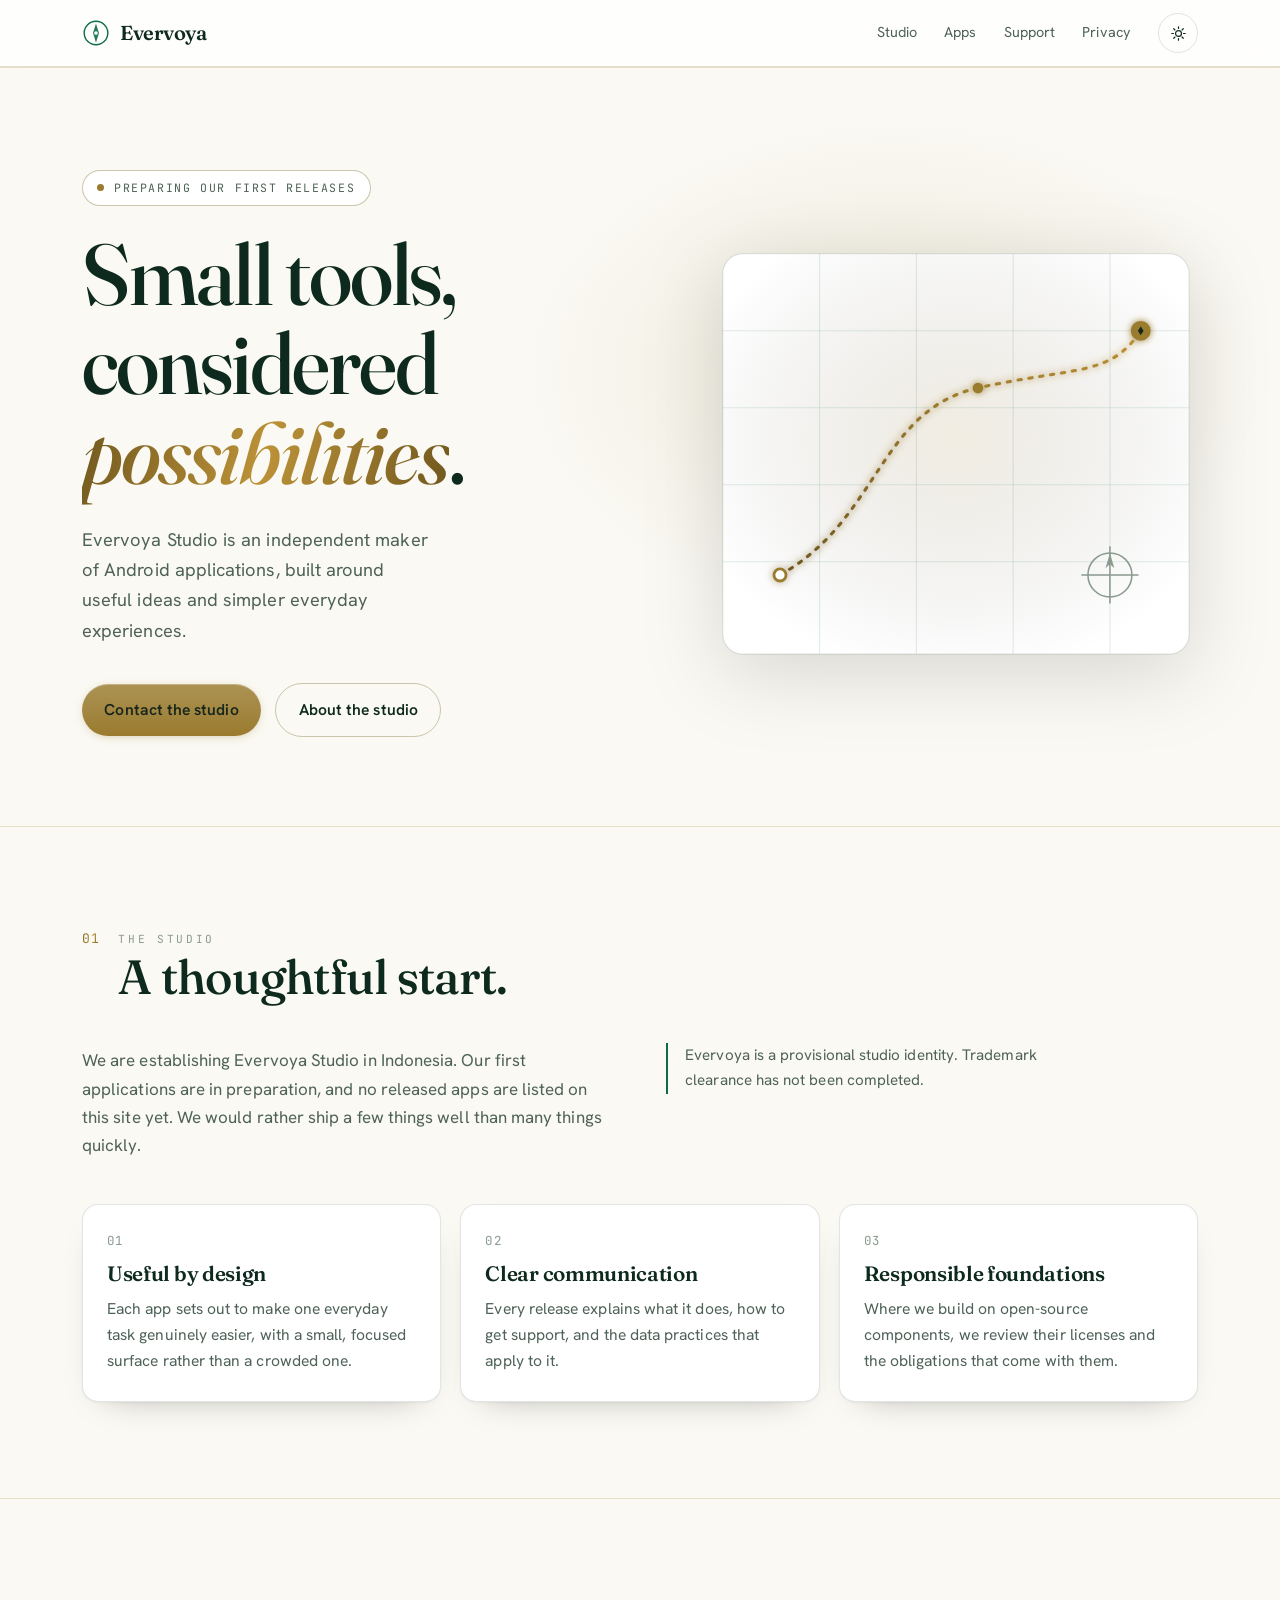
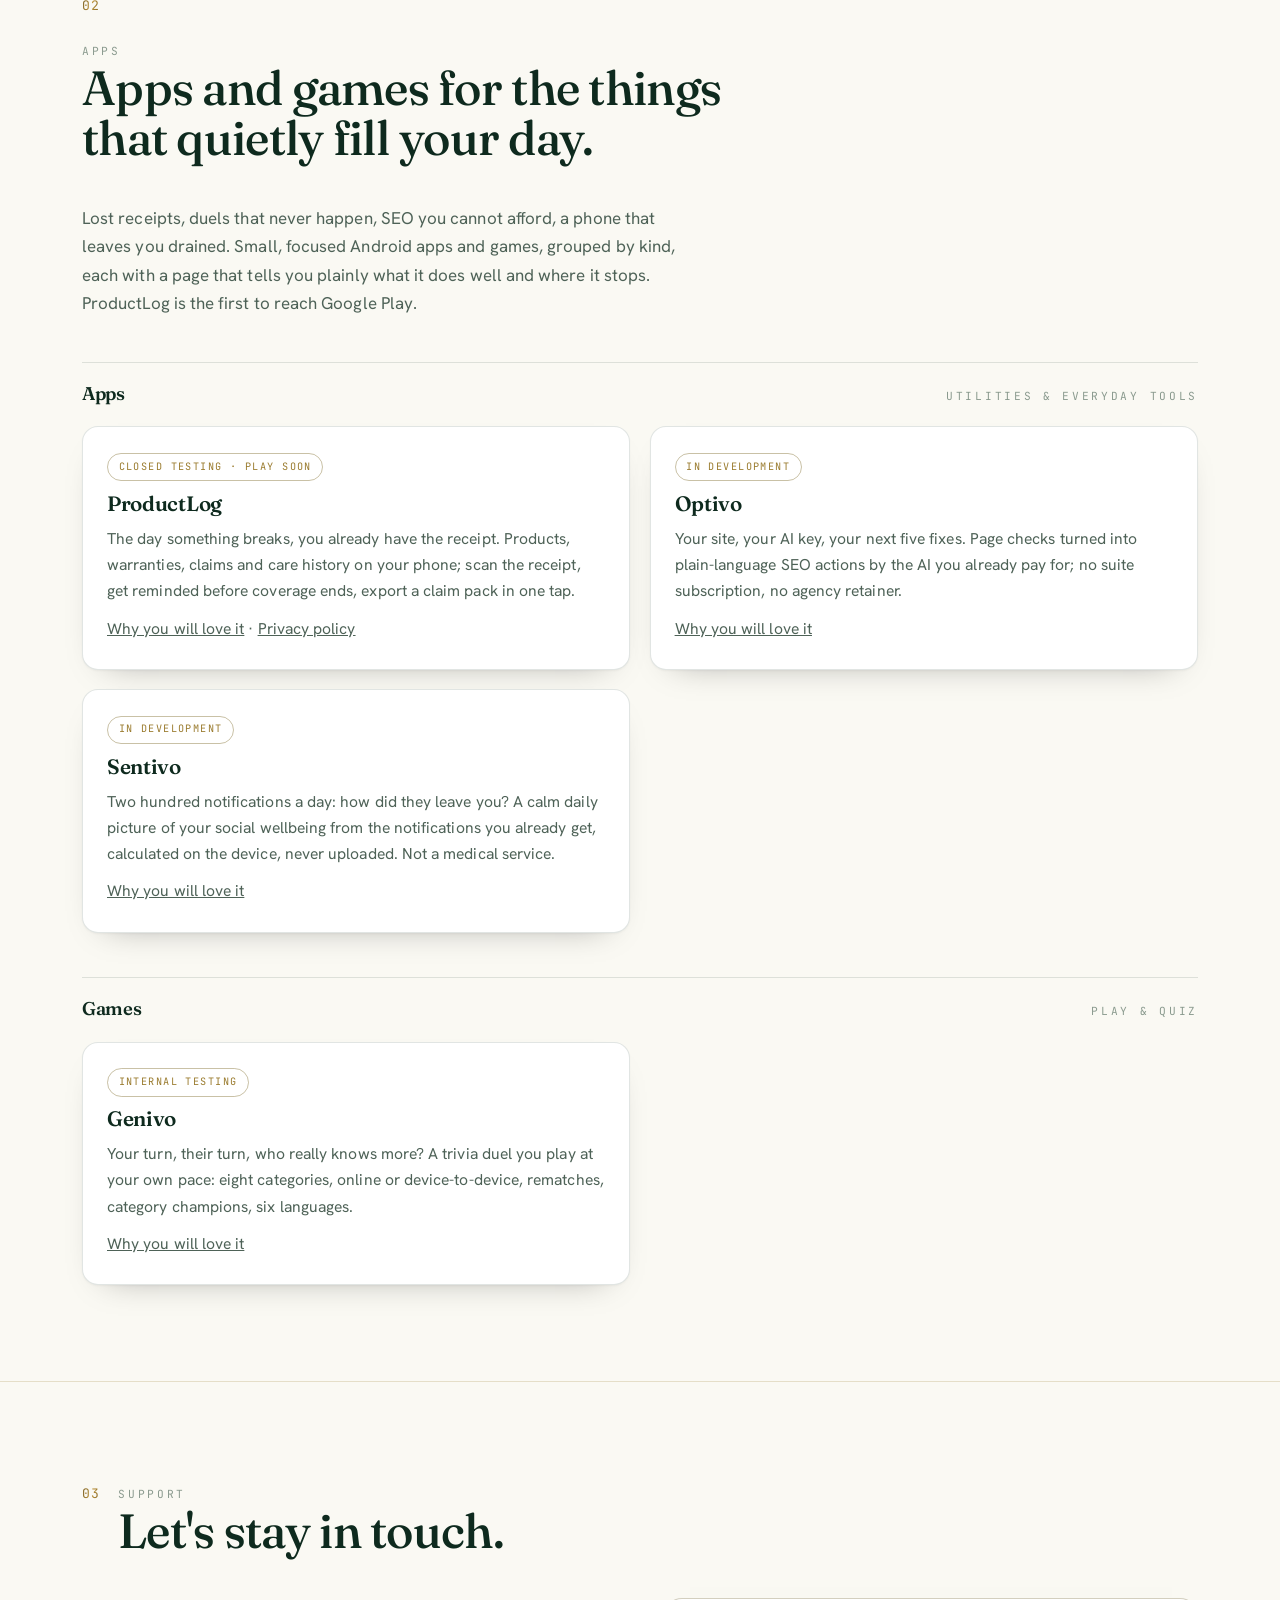
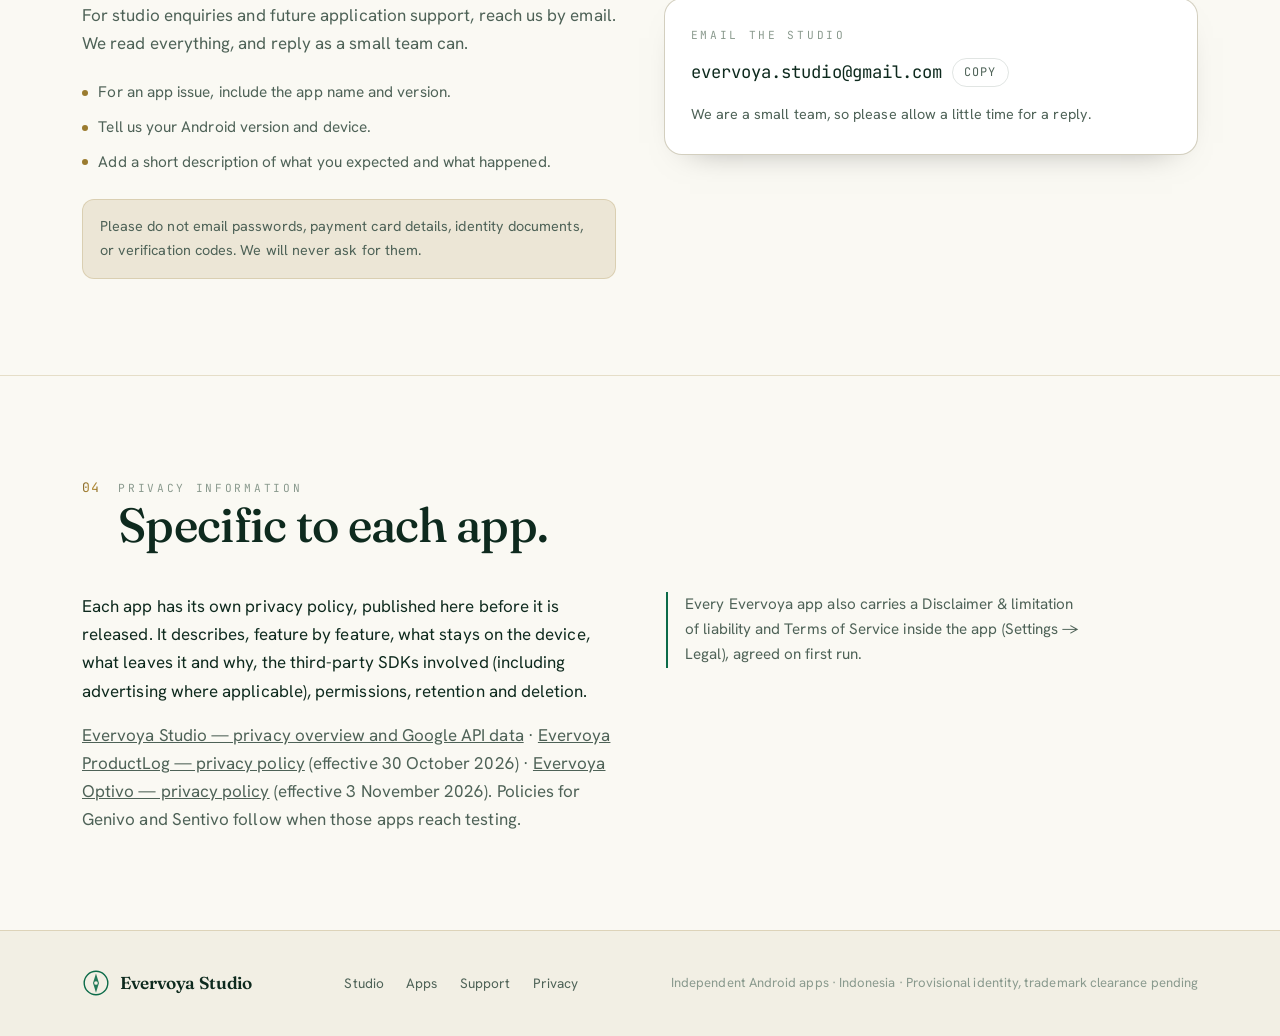
<file: index.html>
<!doctype html>
<html lang="en">
<head>
<meta charset="utf-8">
<!-- Google Analytics 4 (site visits only). No ads use; analytics storage off by default in the EEA, UK and Switzerland. -->
<script async src="https://www.googletagmanager.com/gtag/js?id=G-HEBNJW35FW"></script>
<script>
window.dataLayer = window.dataLayer || [];
function gtag(){dataLayer.push(arguments);}
gtag('consent', 'default', {ad_storage: 'denied', ad_user_data: 'denied', ad_personalization: 'denied', analytics_storage: 'granted'});
gtag('consent', 'default', {analytics_storage: 'denied', region: ['AT','BE','BG','HR','CY','CZ','DK','EE','FI','FR','DE','GR','HU','IE','IT','LV','LT','LU','MT','NL','PL','PT','RO','SK','SI','ES','SE','IS','LI','NO','GB','CH']});
gtag('js', new Date());
gtag('config', 'G-HEBNJW35FW', {allow_google_signals: false, allow_ad_personalization_signals: false});
</script>
<meta name="viewport" content="width=device-width, initial-scale=1, viewport-fit=cover">
<meta name="description" content="Evervoya Studio is an independent maker of Android applications, built around useful ideas and simpler everyday experiences.">
<link rel="icon" href="/favicon.svg" type="image/svg+xml">
<meta name="theme-color" content="#FAF9F3" media="(prefers-color-scheme: light)">
<meta name="theme-color" content="#07140E" media="(prefers-color-scheme: dark)">
<meta property="og:type" content="website">
<meta property="og:site_name" content="Evervoya Studio">
<meta property="og:title" content="Evervoya Studio — Thoughtful everyday apps">
<meta property="og:description" content="An independent maker of Android applications, built around useful ideas and simpler everyday experiences.">
<meta property="og:url" content="https://evervoya.github.io/">
<meta property="og:image" content="https://evervoya.github.io/og-image.png">
<meta property="og:image:width" content="1200">
<meta property="og:image:height" content="630">
<meta property="og:image:alt" content="Evervoya Studio — small tools, considered possibilities.">
<meta name="twitter:card" content="summary_large_image">
<meta name="twitter:title" content="Evervoya Studio">
<meta name="twitter:description" content="Independent Android apps, built around useful ideas and simpler everyday experiences.">
<meta name="twitter:image" content="https://evervoya.github.io/og-image.png">
<style>*{box-sizing:border-box}html{-webkit-text-size-adjust:100%}body{margin:0}img{max-width:100%;height:auto}[hidden]{display:none!important}</style>
<title>Evervoya Studio</title>
<link rel="preconnect" href="https://fonts.googleapis.com">
<link rel="preconnect" href="https://fonts.gstatic.com" crossorigin>
<link rel="stylesheet" href="https://fonts.googleapis.com/css2?family=Fraunces:ital,opsz,wght@0,9..144,400;0,9..144,500;0,9..144,600;1,9..144,400&family=Hanken+Grotesk:wght@400;500;600;700&family=JetBrains+Mono:wght@400;500&display=swap">
<style>
/* Luxe identity: emerald jewel grounds, white/ivory, metallic gold foil accents.
   Full-width bands; each band's inner .wrap caps width and holds the side gutter.
   Hero = statement + a gilded "prosperity ascent" chart; stacks on phones. */
:root{
  --bg:#FAF9F3; --surface:#FFFFFF; --surface-2:#F2EFE4;
  --fg:#0E2A1E; --muted:#4E6257; --faint:#8A9A8E;
  --line:rgba(14,42,30,.12); --line-soft:rgba(14,42,30,.06);
  --green:#0C6B49; --green-soft:rgba(12,107,73,.10);
  --gold:#9A7B2E; --gold-soft:rgba(154,123,46,.14);
  --gold-1:#6F571E; --gold-2:#BC9238;
  --accent:#9A7B2E; --accent-soft:rgba(154,123,46,.14); --on-accent:#17271B;
  --grid:rgba(12,107,73,.12);
  --font-display:"Fraunces",Georgia,"Times New Roman",serif;
  --font-body:"Hanken Grotesk",system-ui,-apple-system,Segoe UI,sans-serif;
  --font-mono:"JetBrains Mono",ui-monospace,SFMono-Regular,Menlo,monospace;
  --maxw:1160px;
}
@media (prefers-color-scheme:dark){:root:not([data-theme="light"]){
  --bg:#07140E; --surface:#0C1C14; --surface-2:#10251A;
  --fg:#EDF3EE; --muted:#93A89C; --faint:#6E8378;
  --line:rgba(237,243,238,.12); --line-soft:rgba(237,243,238,.06);
  --green:#56C091; --green-soft:rgba(86,192,145,.14);
  --gold:#D8B45A; --gold-soft:rgba(216,180,90,.16);
  --gold-1:#C49C40; --gold-2:#F5E39E;
  --accent:#D8B45A; --accent-soft:rgba(216,180,90,.16); --on-accent:#10201A;
  --grid:rgba(86,192,145,.11);
  color-scheme:dark;
}}
:root[data-theme="dark"]{
  --bg:#07140E; --surface:#0C1C14; --surface-2:#10251A;
  --fg:#EDF3EE; --muted:#93A89C; --faint:#6E8378;
  --line:rgba(237,243,238,.12); --line-soft:rgba(237,243,238,.06);
  --green:#56C091; --green-soft:rgba(86,192,145,.14);
  --gold:#D8B45A; --gold-soft:rgba(216,180,90,.16);
  --gold-1:#C49C40; --gold-2:#F5E39E;
  --accent:#D8B45A; --accent-soft:rgba(216,180,90,.16); --on-accent:#10201A;
  --grid:rgba(86,192,145,.11);
  color-scheme:dark;
}
*{box-sizing:border-box}
body{background:var(--bg);color:var(--fg);font-family:var(--font-body);font-size:1.0625rem;line-height:1.66;-webkit-font-smoothing:antialiased;letter-spacing:.004em}
.wrap{width:100%;max-width:var(--maxw);margin-inline:auto;padding-left:max(22px,env(safe-area-inset-left,0px));padding-right:max(22px,env(safe-area-inset-right,0px))}
h1,h2,h3{font-family:var(--font-display);font-weight:500;text-wrap:balance;line-height:1.04;letter-spacing:-.015em;margin:0}
p{margin:0}
a{color:inherit}
.eyebrow{font-family:var(--font-mono);font-size:.7rem;letter-spacing:.24em;text-transform:uppercase;color:var(--faint)}

/* gold foil (metallic gradient clipped to text); legible gold fallback if unsupported */
.foil,.hero h1 em,.sec-head .num{color:var(--gold);background:linear-gradient(104deg,var(--gold-1),var(--gold-2) 50%,var(--gold-1));-webkit-background-clip:text;background-clip:text;-webkit-text-fill-color:transparent}
.hero h1 em{font-style:italic}

/* band painted behind an iOS-style top system bar for the sticky header */
body::before{content:"";position:fixed;inset:0 0 auto;height:env(safe-area-inset-top,0px);z-index:30;background:var(--surface)}

/* header */
header{position:sticky;top:env(safe-area-inset-top,0px);z-index:20;background:color-mix(in srgb,var(--surface) 82%,transparent);backdrop-filter:blur(12px);border-bottom:1px solid color-mix(in srgb,var(--gold) 16%,var(--line-soft))}
.bar{display:flex;align-items:center;justify-content:space-between;gap:1rem;height:66px}
.brand{display:flex;align-items:center;gap:.62rem;font-family:var(--font-display);font-weight:600;font-size:1.26rem;letter-spacing:-.02em}
.mark{width:28px;height:28px;flex:0 0 auto;color:var(--green)}
nav.links{display:flex;align-items:center;gap:1.7rem}
nav.links a[href]{position:relative;font-size:.9rem;color:var(--muted);text-decoration:none;transition:color .18s}
nav.links a[href]::after{content:"";position:absolute;left:0;right:100%;bottom:-5px;height:1px;background:var(--gold);transition:right .28s ease}
nav.links a[href]:hover{color:var(--fg)}
nav.links a[href]:hover::after{right:0}
.icon-btn{display:inline-grid;place-items:center;width:40px;height:40px;border:1px solid var(--line);border-radius:999px;background:transparent;color:var(--fg);cursor:pointer;transition:border-color .18s,background .18s}
.icon-btn:hover{border-color:color-mix(in srgb,var(--gold) 55%,var(--line));background:var(--gold-soft)}
.icon-btn svg{width:17px;height:17px}
.icon-btn .sun{display:inline}
.icon-btn .moon{display:none}
@media (prefers-color-scheme:dark){:root:not([data-theme="light"]) .icon-btn .sun{display:none}:root:not([data-theme="light"]) .icon-btn .moon{display:inline}}
:root[data-theme="dark"] .icon-btn .sun{display:none}
:root[data-theme="dark"] .icon-btn .moon{display:inline}
:root[data-theme="light"] .icon-btn .sun{display:inline}
:root[data-theme="light"] .icon-btn .moon{display:none}

/* hero */
.hero{position:relative;padding-block:clamp(3.6rem,8vw,6.5rem) clamp(3.4rem,7vw,6rem)}
.hero::before{content:"";position:absolute;inset:0;pointer-events:none;background:radial-gradient(42% 48% at 70% 40%,color-mix(in srgb,var(--gold) 13%,transparent),transparent 70%);z-index:0}
.hero>.wrap{position:relative;z-index:1}
.hero-grid{display:grid;grid-template-columns:1.08fr .92fr;gap:clamp(2rem,5vw,4.2rem);align-items:center}
.status{display:inline-flex;align-items:center;gap:.6rem;font-family:var(--font-mono);font-size:.72rem;letter-spacing:.14em;text-transform:uppercase;color:var(--muted);border:1px solid color-mix(in srgb,var(--gold) 30%,var(--line));border-radius:999px;padding:.44rem .9rem;background:var(--surface)}
.status .dot{width:7px;height:7px;border-radius:50%;background:var(--gold);box-shadow:0 0 0 0 var(--gold-soft)}
@media (prefers-reduced-motion:no-preference){.status .dot{animation:pulse 2.8s ease-out infinite}}
@keyframes pulse{0%{box-shadow:0 0 0 0 var(--gold-soft)}70%{box-shadow:0 0 0 9px transparent}100%{box-shadow:0 0 0 0 transparent}}
.hero h1{font-size:clamp(2.9rem,7.6vw,5.4rem);margin-top:1.5rem;letter-spacing:-.025em}
.lead{margin-top:1.6rem;max-width:35ch;color:var(--muted);font-size:1.14rem}
.cta-row{margin-top:2.3rem;display:flex;flex-wrap:wrap;gap:.9rem;align-items:center}
.btn{display:inline-flex;align-items:center;gap:.5rem;font-weight:600;font-size:.98rem;text-decoration:none;border-radius:999px;padding:.82rem 1.4rem;transition:transform .16s,box-shadow .22s,border-color .2s}
.btn-primary{background:linear-gradient(180deg,color-mix(in srgb,var(--gold) 82%,#fff),var(--gold));color:var(--on-accent);box-shadow:0 2px 12px -5px color-mix(in srgb,var(--gold) 65%,transparent),inset 0 1px 0 rgba(255,255,255,.28)}
.btn-primary:hover{transform:translateY(-1px);box-shadow:0 12px 28px -10px var(--gold),inset 0 1px 0 rgba(255,255,255,.34)}
.btn-ghost{color:var(--fg);border:1px solid color-mix(in srgb,var(--gold) 26%,var(--line))}
.btn-ghost:hover{border-color:color-mix(in srgb,var(--gold) 60%,var(--line));transform:translateY(-1px)}
.chart{width:100%;max-width:100%;height:auto;display:block;filter:drop-shadow(0 18px 40px rgba(0,0,0,.14))}

/* sections */
section{border-top:1px solid color-mix(in srgb,var(--gold) 22%,transparent)}
.section-pad{padding-block:clamp(3.6rem,7.5vw,6rem)}
.sec-head{display:flex;align-items:baseline;gap:1.1rem;flex-wrap:wrap;margin-bottom:2.6rem}
.sec-head .num{font-family:var(--font-mono);font-size:.82rem;letter-spacing:.1em}
.sec-head h2{font-size:clamp(2rem,4.4vw,3rem)}
.sec-sub{color:var(--muted);max-width:60ch;margin-top:.2rem}
.lede-grid{display:grid;grid-template-columns:1fr 1fr;gap:clamp(1.6rem,4vw,3.6rem);align-items:start}
.note{font-size:.95rem;color:var(--muted);border-left:2px solid var(--green);padding-left:1.1rem;max-width:46ch}

/* cards */
.cards{display:grid;grid-template-columns:repeat(3,1fr);gap:1.2rem;margin-top:2.8rem}
.group{margin-top:2.8rem}
.group-head{display:flex;align-items:baseline;gap:.9rem;flex-wrap:wrap;border-top:1px solid var(--line);padding-top:1.3rem}
.group-head h3{font-size:1.15rem;font-weight:600}
.group-head .eyebrow{margin-left:auto}
.group .cards{margin-top:1.3rem}
#apps .cards{grid-template-columns:repeat(2,1fr)}
.card{position:relative;background:var(--surface);border:1px solid var(--line);border-radius:16px;padding:1.6rem 1.5rem 1.7rem;display:flex;flex-direction:column;gap:.72rem;min-width:0;box-shadow:0 1px 2px rgba(0,0,0,.04),0 14px 34px -24px rgba(0,0,0,.4);transition:transform .22s ease,box-shadow .22s ease,border-color .22s ease}
.card::before{content:"";position:absolute;inset:0 0 auto;height:2px;border-radius:16px 16px 0 0;background:linear-gradient(90deg,transparent,color-mix(in srgb,var(--gold) 75%,transparent),transparent);opacity:0;transition:opacity .25s ease}
.card:hover{transform:translateY(-3px);border-color:color-mix(in srgb,var(--gold) 38%,var(--line));box-shadow:0 1px 2px rgba(0,0,0,.05),0 22px 46px -24px rgba(0,0,0,.5)}
.card:hover::before{opacity:1}
.card .k{font-family:var(--font-mono);font-size:.78rem;color:var(--faint);letter-spacing:.12em}
.card h3{font-size:1.3rem;font-weight:600}
.card p{color:var(--muted);font-size:.98rem}
.chip{display:inline-flex;align-self:flex-start;font-family:var(--font-mono);font-size:.64rem;letter-spacing:.14em;text-transform:uppercase;color:var(--gold);border:1px solid color-mix(in srgb,var(--gold) 34%,var(--line));border-radius:999px;padding:.3rem .66rem}
.chip.mute{color:var(--faint);border-color:var(--line)}

/* support */
.contact{display:grid;grid-template-columns:1fr 1fr;gap:clamp(1.6rem,4vw,3rem);align-items:start}
.email-card{position:relative;background:var(--surface);border:1px solid color-mix(in srgb,var(--gold) 20%,var(--line));border-radius:18px;padding:1.7rem 1.6rem;box-shadow:0 14px 34px -26px rgba(0,0,0,.5)}
.email-card .eyebrow{display:block;margin-bottom:.8rem}
.email-row{display:flex;align-items:center;gap:.6rem;flex-wrap:wrap}
#emailText{font-family:var(--font-mono);font-size:1.08rem;color:var(--fg);word-break:break-all}
.copy{display:inline-flex;align-items:center;gap:.4rem;font-family:var(--font-mono);font-size:.74rem;letter-spacing:.08em;text-transform:uppercase;border:1px solid var(--line);background:transparent;color:var(--muted);border-radius:999px;padding:.36rem .72rem;cursor:pointer;transition:border-color .18s,color .18s}
.copy:hover{border-color:color-mix(in srgb,var(--gold) 55%,var(--line));color:var(--fg)}
.checklist{margin:1.4rem 0 0;padding:0;list-style:none;display:flex;flex-direction:column;gap:.58rem}
.checklist li{display:flex;gap:.65rem;align-items:flex-start;color:var(--muted);font-size:.96rem}
.checklist li::before{content:"";width:6px;height:6px;border-radius:50%;background:var(--gold);margin-top:.62rem;flex:0 0 auto}
.warn{margin-top:1.5rem;font-size:.9rem;color:var(--muted);background:var(--gold-soft);border:1px solid color-mix(in srgb,var(--gold) 22%,transparent);border-radius:12px;padding:.95rem 1.05rem}

/* privacy */
.privacy p+p{margin-top:1rem}
.privacy .muted{color:var(--muted)}

/* footer */
footer{border-top:1px solid color-mix(in srgb,var(--gold) 24%,transparent);background:var(--surface-2)}
.foot{display:flex;flex-wrap:wrap;gap:1rem 2rem;justify-content:space-between;align-items:center;padding-block:2.4rem}
.foot small{color:var(--faint);font-size:.82rem}
.foot .brand{font-size:1.08rem}
.foot-links{display:flex;gap:1.4rem}
.foot-links a{font-size:.85rem;color:var(--muted);text-decoration:none;transition:color .18s}
.foot-links a:hover{color:var(--fg)}

@media (max-width:860px){
  .hero-grid{grid-template-columns:1fr}
  .chart{order:-1;max-width:440px;margin-inline:auto}
  .lede-grid,.contact{grid-template-columns:1fr}
  .cards{grid-template-columns:1fr}
  nav.links a[data-opt]{display:none}
}
:focus-visible{outline:2px solid var(--gold);outline-offset:2px;border-radius:4px}
</style>

</head>
<body>
<header>
  <div class="wrap bar">
    <span class="brand">
      <svg class="mark" viewBox="0 0 32 32" fill="none" aria-hidden="true">
        <circle cx="16" cy="16" r="13.5" stroke="currentColor" stroke-width="1.6"/>
        <path d="M16 5 L19.4 16 L16 27 L12.6 16 Z" fill="currentColor" opacity="0.9"/>
        <circle cx="16" cy="16" r="2.1" style="fill:var(--surface)"/>
      </svg>
      Evervoya
    </span>
    <nav class="links">
      <a href="#studio" data-opt>Studio</a>
      <a href="#apps" data-opt>Apps</a>
      <a href="#support">Support</a>
      <a href="#privacy" data-opt>Privacy</a>
      <button id="theme" class="icon-btn" type="button" aria-label="Switch theme">
        <svg class="sun" viewBox="0 0 24 24" fill="none" stroke="currentColor" stroke-width="1.7" stroke-linecap="round"><circle cx="12" cy="12" r="4.2"/><path d="M12 2.5v2.4M12 19.1v2.4M21.5 12h-2.4M4.9 12H2.5M18.7 5.3l-1.7 1.7M7 17l-1.7 1.7M18.7 18.7 17 17M7 7 5.3 5.3"/></svg>
        <svg class="moon" viewBox="0 0 24 24" fill="none" stroke="currentColor" stroke-width="1.7" stroke-linecap="round" stroke-linejoin="round"><path d="M20 14.5A8 8 0 1 1 9.5 4a6.3 6.3 0 0 0 10.5 10.5Z"/></svg>
      </button>
    </nav>
  </div>
</header>

<main>
  <section class="hero">
    <div class="wrap hero-grid">
      <div class="hero-text">
        <span class="status"><span class="dot"></span>Preparing our first releases</span>
        <h1>Small tools,<br>considered <em>possibilities</em>.</h1>
        <p class="lead">Evervoya Studio is an independent maker of Android applications, built around useful ideas and simpler everyday experiences.</p>
        <div class="cta-row">
          <a class="btn btn-primary" href="#support">Contact the studio</a>
          <a class="btn btn-ghost" href="#studio">About the studio</a>
        </div>
      </div>
      <svg class="chart" viewBox="0 0 440 380" role="img" aria-label="A gilded course rising across a navigation chart">
        <defs>
          <radialGradient id="halo" cx="50%" cy="46%" r="60%">
            <stop offset="0%" style="stop-color:var(--gold-soft)"/>
            <stop offset="100%" style="stop-color:transparent"/>
          </radialGradient>
          <linearGradient id="goldline" x1="0" y1="1" x2="1" y2="0">
            <stop offset="0" style="stop-color:var(--gold-1)"/>
            <stop offset="1" style="stop-color:var(--gold-2)"/>
          </linearGradient>
          <filter id="glow" x="-30%" y="-30%" width="160%" height="160%">
            <feGaussianBlur stdDeviation="3.2" result="b"/>
            <feMerge><feMergeNode in="b"/><feMergeNode in="SourceGraphic"/></feMerge>
          </filter>
        </defs>
        <rect x="8" y="8" width="424" height="364" rx="18" style="fill:var(--surface);stroke:var(--line)"/>
        <rect x="8" y="8" width="424" height="364" rx="18" fill="url(#halo)"/>
        <g style="stroke:var(--grid)" stroke-width="1">
          <line x1="8" y1="78" x2="432" y2="78"/><line x1="8" y1="148" x2="432" y2="148"/>
          <line x1="8" y1="218" x2="432" y2="218"/><line x1="8" y1="288" x2="432" y2="288"/>
          <line x1="96" y1="8" x2="96" y2="372"/><line x1="184" y1="8" x2="184" y2="372"/>
          <line x1="272" y1="8" x2="272" y2="372"/><line x1="360" y1="8" x2="360" y2="372"/>
        </g>
        <g filter="url(#glow)">
          <path d="M60 300 C 150 250, 150 150, 240 130 S 360 120, 388 78" style="fill:none;stroke:url(#goldline)" stroke-width="2.8" stroke-linecap="round" stroke-dasharray="3 7"/>
          <circle cx="60" cy="300" r="5.5" style="fill:var(--surface);stroke:var(--gold)" stroke-width="2.6"/>
          <circle cx="240" cy="130" r="4.8" style="fill:var(--gold)"/>
          <g transform="translate(388 78)">
            <circle r="9" style="fill:var(--gold)"/>
            <path d="M0 -4 L2.6 0 L0 4 L-2.6 0 Z" style="fill:var(--on-accent)"/>
          </g>
        </g>
        <g transform="translate(360 300)" style="stroke:var(--faint);fill:none" stroke-width="1.4">
          <circle r="20"/><path d="M0 -26 L0 26 M-26 0 L26 0"/><path d="M0 -20 L4 -6 L0 -10 L-4 -6 Z" style="fill:var(--faint);stroke:none"/>
        </g>
      </svg>
    </div>
  </section>

  <section id="studio">
    <div class="wrap section-pad">
      <div class="sec-head">
        <span class="num">01</span>
        <div>
          <span class="eyebrow">The studio</span>
          <h2>A thoughtful start.</h2>
        </div>
      </div>
      <div class="lede-grid">
        <p class="sec-sub">We are establishing Evervoya Studio in Indonesia. Our first applications are in preparation, and no released apps are listed on this site yet. We would rather ship a few things well than many things quickly.</p>
        <p class="note">Evervoya is a provisional studio identity. Trademark clearance has not been completed.</p>
      </div>
      <div class="cards">
        <div class="card">
          <span class="k">01</span>
          <h3>Useful by design</h3>
          <p>Each app sets out to make one everyday task genuinely easier, with a small, focused surface rather than a crowded one.</p>
        </div>
        <div class="card">
          <span class="k">02</span>
          <h3>Clear communication</h3>
          <p>Every release explains what it does, how to get support, and the data practices that apply to it.</p>
        </div>
        <div class="card">
          <span class="k">03</span>
          <h3>Responsible foundations</h3>
          <p>Where we build on open-source components, we review their licenses and the obligations that come with them.</p>
        </div>
      </div>
    </div>
  </section>

  <section id="apps">
    <div class="wrap section-pad">
      <div class="sec-head">
        <span class="num">02</span>
        <div>
          <span class="eyebrow">Apps</span>
          <h2>Apps and games for the things that quietly fill your day.</h2>
        </div>
      </div>
      <p class="sec-sub">Lost receipts, duels that never happen, SEO you cannot afford, a phone that leaves you drained. Small, focused Android apps and games, grouped by kind, each with a page that tells you plainly what it does well and where it stops. ProductLog is the first to reach Google Play.</p>
      <div class="group" role="group" aria-labelledby="g-apps">
        <div class="group-head"><h3 id="g-apps">Apps</h3><span class="eyebrow">Utilities &amp; everyday tools</span></div>
        <div class="cards">
          <div class="card">
            <span class="chip">Closed testing · Play soon</span>
            <h3>ProductLog</h3>
            <p>The day something breaks, you already have the receipt. Products, warranties, claims and care history on your phone; scan the receipt, get reminded before coverage ends, export a claim pack in one tap.</p>
            <p><a href="/apps/productlog.html">Why you will love it</a> · <a href="/privacy/productlog.html">Privacy policy</a></p>
          </div>
          <div class="card">
            <span class="chip">In development</span>
            <h3>Optivo</h3>
            <p>Your site, your AI key, your next five fixes. Page checks turned into plain-language SEO actions by the AI you already pay for; no suite subscription, no agency retainer.</p>
            <p><a href="/apps/optivo.html">Why you will love it</a></p>
          </div>
          <div class="card">
            <span class="chip">In development</span>
            <h3>Sentivo</h3>
            <p>Two hundred notifications a day: how did they leave you? A calm daily picture of your social wellbeing from the notifications you already get, calculated on the device, never uploaded. Not a medical service.</p>
            <p><a href="/apps/sentivo.html">Why you will love it</a></p>
          </div>
        </div>
      </div>
      <div class="group" role="group" aria-labelledby="g-games">
        <div class="group-head"><h3 id="g-games">Games</h3><span class="eyebrow">Play &amp; quiz</span></div>
        <div class="cards">
          <div class="card">
            <span class="chip">Internal testing</span>
            <h3>Genivo</h3>
            <p>Your turn, their turn, who really knows more? A trivia duel you play at your own pace: eight categories, online or device-to-device, rematches, category champions, six languages.</p>
            <p><a href="/apps/genivo.html">Why you will love it</a></p>
          </div>
        </div>
      </div>
    </div>
  </section>

  <section id="support">
    <div class="wrap section-pad">
      <div class="sec-head">
        <span class="num">03</span>
        <div>
          <span class="eyebrow">Support</span>
          <h2>Let's stay in touch.</h2>
        </div>
      </div>
      <div class="contact">
        <div>
          <p class="sec-sub">For studio enquiries and future application support, reach us by email. We read everything, and reply as a small team can.</p>
          <ul class="checklist">
            <li>For an app issue, include the app name and version.</li>
            <li>Tell us your Android version and device.</li>
            <li>Add a short description of what you expected and what happened.</li>
          </ul>
          <p class="warn">Please do not email passwords, payment card details, identity documents, or verification codes. We will never ask for them.</p>
        </div>
        <div class="email-card">
          <span class="eyebrow">Email the studio</span>
          <div class="email-row">
            <span id="emailText">evervoya.studio@gmail.com</span>
            <button id="copyEmail" class="copy" type="button"><span class="copy-label">Copy</span></button>
          </div>
          <p style="color:var(--muted);font-size:.9rem;margin-top:1rem">We are a small team, so please allow a little time for a reply.</p>
        </div>
      </div>
    </div>
  </section>

  <section id="privacy">
    <div class="wrap section-pad privacy">
      <div class="sec-head">
        <span class="num">04</span>
        <div>
          <span class="eyebrow">Privacy information</span>
          <h2>Specific to each app.</h2>
        </div>
      </div>
      <div class="lede-grid">
        <div>
          <p>Each app has its own privacy policy, published here before it is released. It describes, feature by feature, what stays on the device, what leaves it and why, the third-party SDKs involved (including advertising where applicable), permissions, retention and deletion.</p>
          <p class="muted"><a href="/privacy/">Evervoya Studio — privacy overview and Google API data</a> · <a href="/privacy/productlog.html">Evervoya ProductLog — privacy policy</a> (effective 30 October 2026) · <a href="/privacy/optivo.html">Evervoya Optivo — privacy policy</a> (effective 3 November 2026). Policies for Genivo and Sentivo follow when those apps reach testing.</p>
        </div>
        <p class="note">Every Evervoya app also carries a Disclaimer &amp; limitation of liability and Terms of Service inside the app (Settings → Legal), agreed on first run.</p>
      </div>
    </div>
  </section>
</main>

<footer>
  <div class="wrap foot">
    <span class="brand">
      <svg class="mark" viewBox="0 0 32 32" fill="none" aria-hidden="true"><circle cx="16" cy="16" r="13.5" stroke="currentColor" stroke-width="1.6"/><path d="M16 5 L19.4 16 L16 27 L12.6 16 Z" fill="currentColor" opacity="0.9"/><circle cx="16" cy="16" r="2.1" style="fill:var(--surface-2)"/></svg>
      Evervoya Studio
    </span>
    <div class="foot-links">
      <a href="#studio">Studio</a>
      <a href="#apps">Apps</a>
      <a href="#support">Support</a>
      <a href="#privacy">Privacy</a>
    </div>
    <small>Independent Android apps · Indonesia · Provisional identity, trademark clearance pending</small>
  </div>
</footer>

<script>
(function(){
  var root=document.documentElement;
  function stored(){try{return localStorage.getItem('ev-theme')}catch(e){return null}}
  function save(v){try{localStorage.setItem('ev-theme',v)}catch(e){}}
  var s=stored(); if(s==='light'||s==='dark'){root.setAttribute('data-theme',s)}
  function current(){
    var a=root.getAttribute('data-theme'); if(a) return a;
    return (window.matchMedia&&window.matchMedia('(prefers-color-scheme: dark)').matches)?'dark':'light';
  }
  var btn=document.getElementById('theme');
  if(btn) btn.addEventListener('click',function(){
    var next=current()==='dark'?'light':'dark';
    root.setAttribute('data-theme',next); save(next);
  });
  var copy=document.getElementById('copyEmail');
  function selectEmail(){var el=document.getElementById('emailText');if(!el)return;try{var r=document.createRange();r.selectNodeContents(el);var sel=window.getSelection();sel.removeAllRanges();sel.addRange(r)}catch(e){}}
  if(copy) copy.addEventListener('click',function(){
    var email='evervoya.studio@gmail.com';
    var lab=copy.querySelector('.copy-label');
    var done=function(){ if(lab){var o=lab.textContent;lab.textContent='Copied';setTimeout(function(){lab.textContent=o},1600)} };
    if(navigator.clipboard&&navigator.clipboard.writeText){navigator.clipboard.writeText(email).then(done).catch(selectEmail)}else{selectEmail()}
  });
})();
</script>

</body>
</html>
</file>
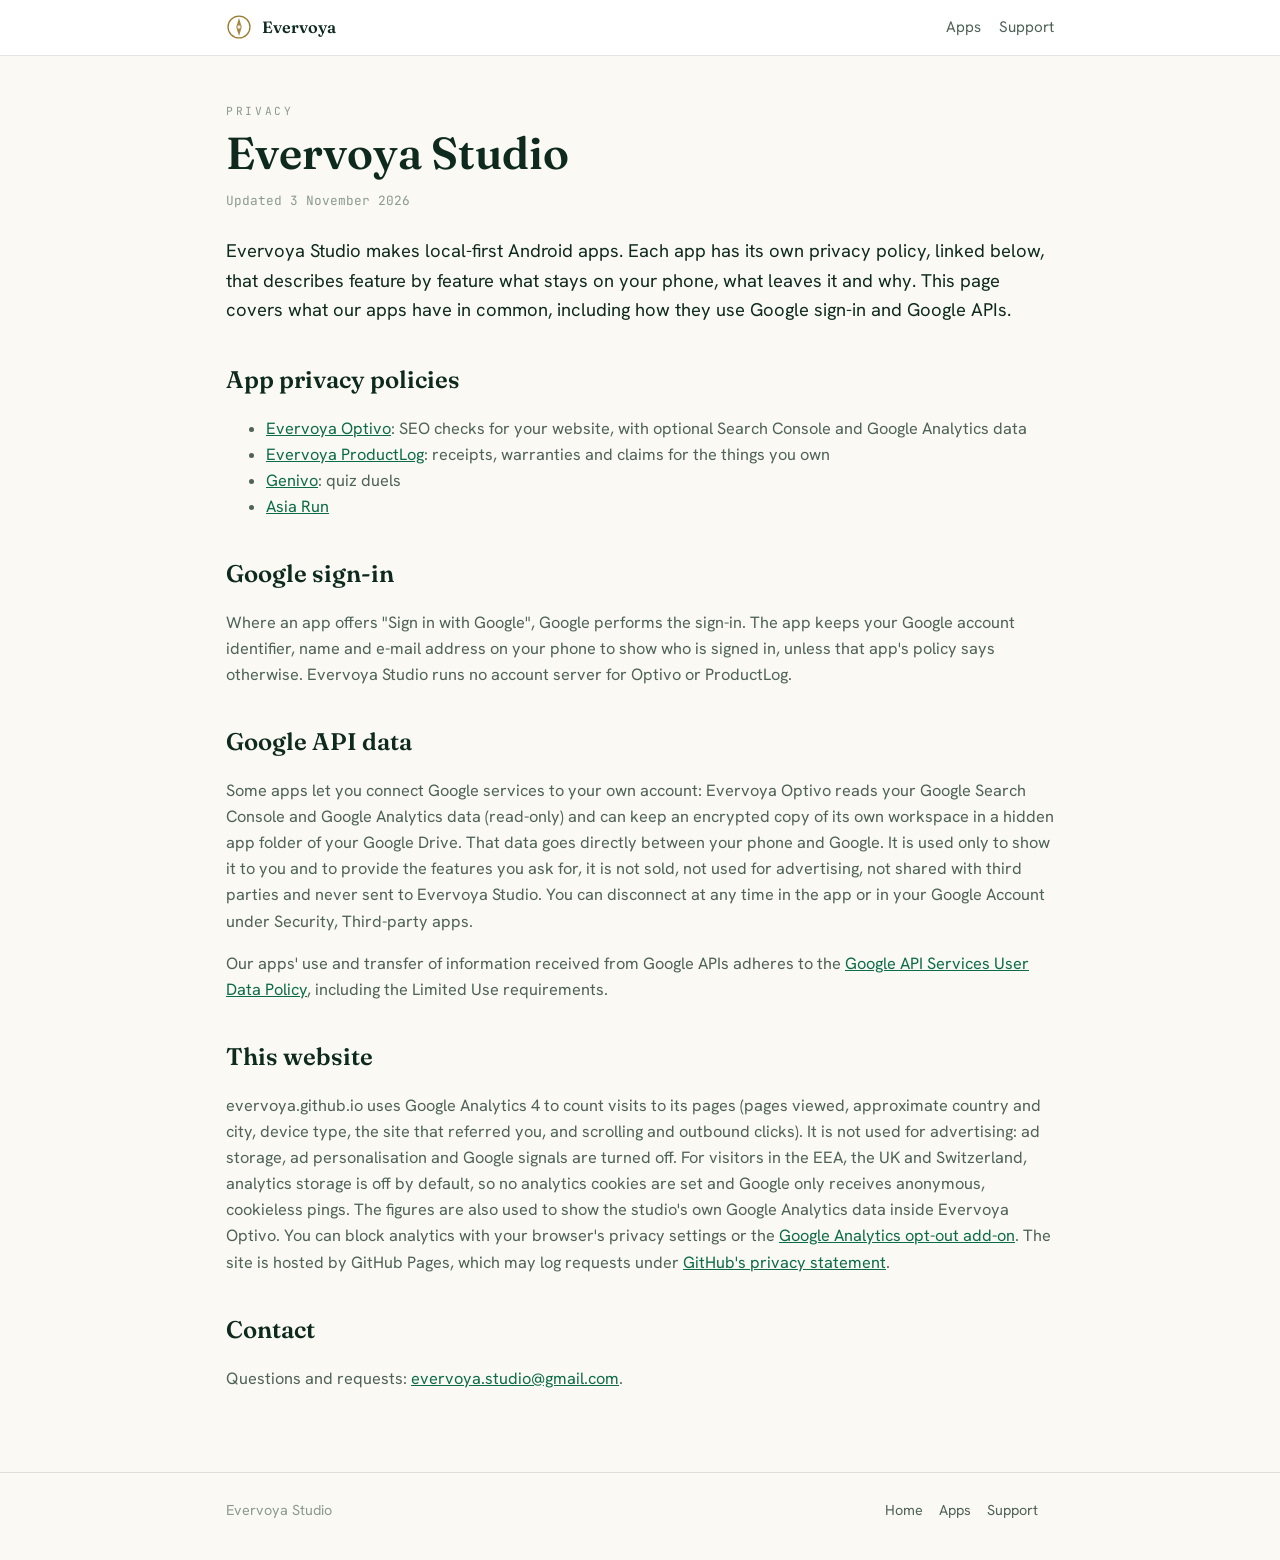
<file: privacy/index.html>
<!doctype html>
<html lang="en">
<head>
<meta charset="utf-8">
<!-- Google Analytics 4 (site visits only). No ads use; analytics storage off by default in the EEA, UK and Switzerland. -->
<script async src="https://www.googletagmanager.com/gtag/js?id=G-HEBNJW35FW"></script>
<script>
window.dataLayer = window.dataLayer || [];
function gtag(){dataLayer.push(arguments);}
gtag('consent', 'default', {ad_storage: 'denied', ad_user_data: 'denied', ad_personalization: 'denied', analytics_storage: 'granted'});
gtag('consent', 'default', {analytics_storage: 'denied', region: ['AT','BE','BG','HR','CY','CZ','DK','EE','FI','FR','DE','GR','HU','IE','IT','LV','LT','LU','MT','NL','PL','PT','RO','SK','SI','ES','SE','IS','LI','NO','GB','CH']});
gtag('js', new Date());
gtag('config', 'G-HEBNJW35FW', {allow_google_signals: false, allow_ad_personalization_signals: false});
</script>
<meta name="viewport" content="width=device-width, initial-scale=1, viewport-fit=cover">
<title>Privacy — Evervoya Studio</title>
<meta name="description" content="Privacy at Evervoya Studio: how our apps use Google sign-in and Google APIs, and links to each app's privacy policy.">
<link rel="icon" href="/favicon.svg" type="image/svg+xml">
<link rel="preconnect" href="https://fonts.googleapis.com">
<link rel="preconnect" href="https://fonts.gstatic.com" crossorigin>
<link rel="stylesheet" href="https://fonts.googleapis.com/css2?family=Fraunces:ital,opsz,wght@0,9..144,400;0,9..144,500;0,9..144,600&family=Hanken+Grotesk:wght@400;500;600;700&family=JetBrains+Mono:wght@400;500&display=swap">
<link rel="stylesheet" href="/pages.css">
</head>
<body>
<header class="top">
  <div class="wrap">
    <a class="brand" href="/">
      <svg class="mark" viewBox="0 0 32 32" fill="none" aria-hidden="true"><circle cx="16" cy="16" r="13.5" stroke="currentColor" stroke-width="1.6"/><path d="M16 5 L19.4 16 L16 27 L12.6 16 Z" fill="currentColor" opacity="0.9"/><circle cx="16" cy="16" r="2.1" style="fill:var(--surface-2)"/></svg>
      Evervoya
    </a>
    <nav class="links">
      <a href="/#apps">Apps</a>
      <a href="/#support">Support</a>
    </nav>
  </div>
</header>

<main>
  <div class="wrap">
    <span class="eyebrow">Privacy</span>
    <h1>Evervoya Studio</h1>
    <p class="meta">Updated 3 November 2026</p>

    <p class="lede">Evervoya Studio makes local-first Android apps. Each app has its own privacy policy, linked below, that describes feature by feature what stays on your phone, what leaves it and why. This page covers what our apps have in common, including how they use Google sign-in and Google APIs.</p>

    <h2>App privacy policies</h2>
    <ul>
      <li><a href="/privacy/optivo.html">Evervoya Optivo</a>: SEO checks for your website, with optional Search Console and Google Analytics data</li>
      <li><a href="/privacy/productlog.html">Evervoya ProductLog</a>: receipts, warranties and claims for the things you own</li>
      <li><a href="/privacy/genivo.html">Genivo</a>: quiz duels</li>
      <li><a href="/privacy/asiarun.html">Asia Run</a></li>
    </ul>

    <h2>Google sign-in</h2>
    <p>Where an app offers "Sign in with Google", Google performs the sign-in. The app keeps your Google account identifier, name and e-mail address on your phone to show who is signed in, unless that app's policy says otherwise. Evervoya Studio runs no account server for Optivo or ProductLog.</p>

    <h2>Google API data</h2>
    <p>Some apps let you connect Google services to your own account: Evervoya Optivo reads your Google Search Console and Google Analytics data (read-only) and can keep an encrypted copy of its own workspace in a hidden app folder of your Google Drive. That data goes directly between your phone and Google. It is used only to show it to you and to provide the features you ask for, it is not sold, not used for advertising, not shared with third parties and never sent to Evervoya Studio. You can disconnect at any time in the app or in your Google Account under Security, Third-party apps.</p>
    <p>Our apps' use and transfer of information received from Google APIs adheres to the <a href="https://developers.google.com/terms/api-services-user-data-policy">Google API Services User Data Policy</a>, including the Limited Use requirements.</p>

    <h2>This website</h2>
    <p>evervoya.github.io uses Google Analytics 4 to count visits to its pages (pages viewed, approximate country and city, device type, the site that referred you, and scrolling and outbound clicks). It is not used for advertising: ad storage, ad personalisation and Google signals are turned off. For visitors in the EEA, the UK and Switzerland, analytics storage is off by default, so no analytics cookies are set and Google only receives anonymous, cookieless pings. The figures are also used to show the studio's own Google Analytics data inside Evervoya Optivo. You can block analytics with your browser's privacy settings or the <a href="https://tools.google.com/dlpage/gaoptout">Google Analytics opt-out add-on</a>. The site is hosted by GitHub Pages, which may log requests under <a href="https://docs.github.com/en/site-policy/privacy-policies/github-general-privacy-statement">GitHub's privacy statement</a>.</p>

    <h2>Contact</h2>
    <p>Questions and requests: <a href="mailto:evervoya.studio@gmail.com">evervoya.studio@gmail.com</a>.</p>
  </div>
</main>

<footer>
  <div class="wrap">
    <span>Evervoya Studio</span>
    <span><a href="/">Home</a><a href="/#apps">Apps</a><a href="/#support">Support</a></span>
  </div>
</footer>
</body>
</html>
</file>
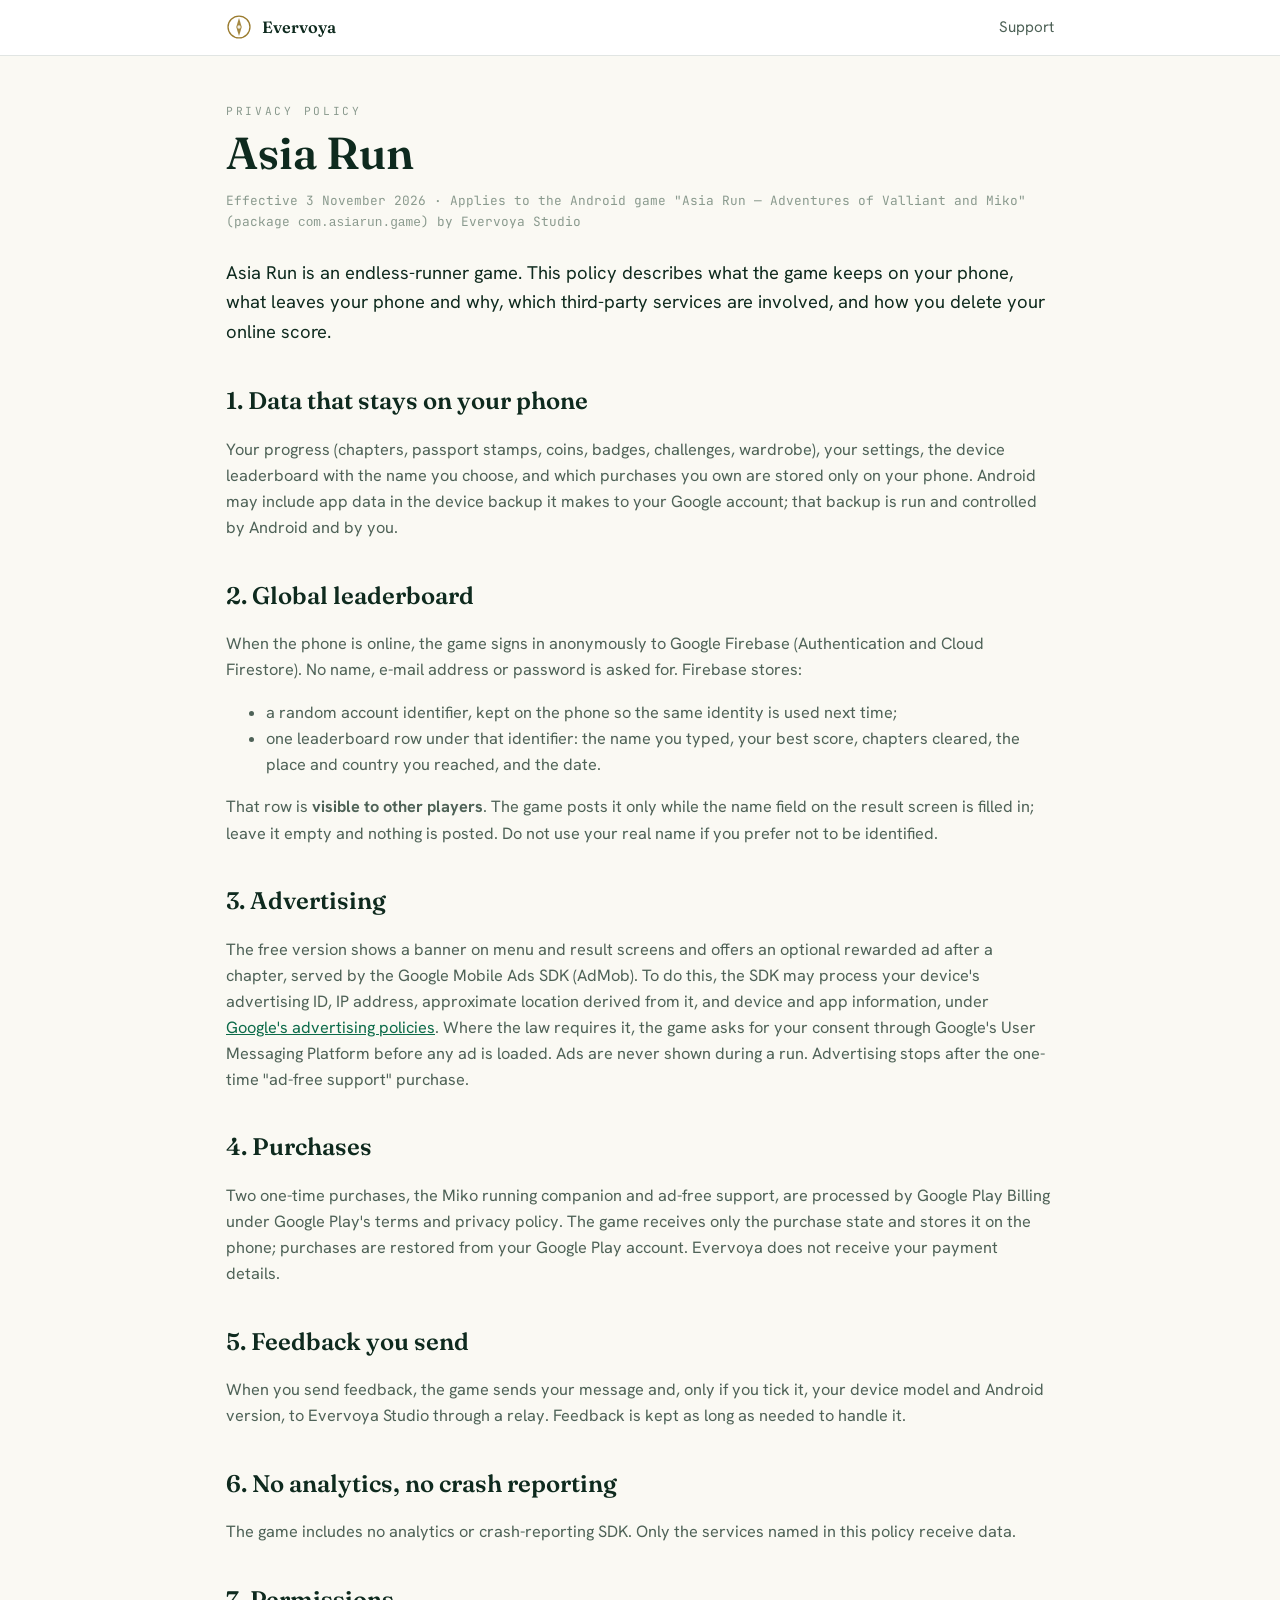
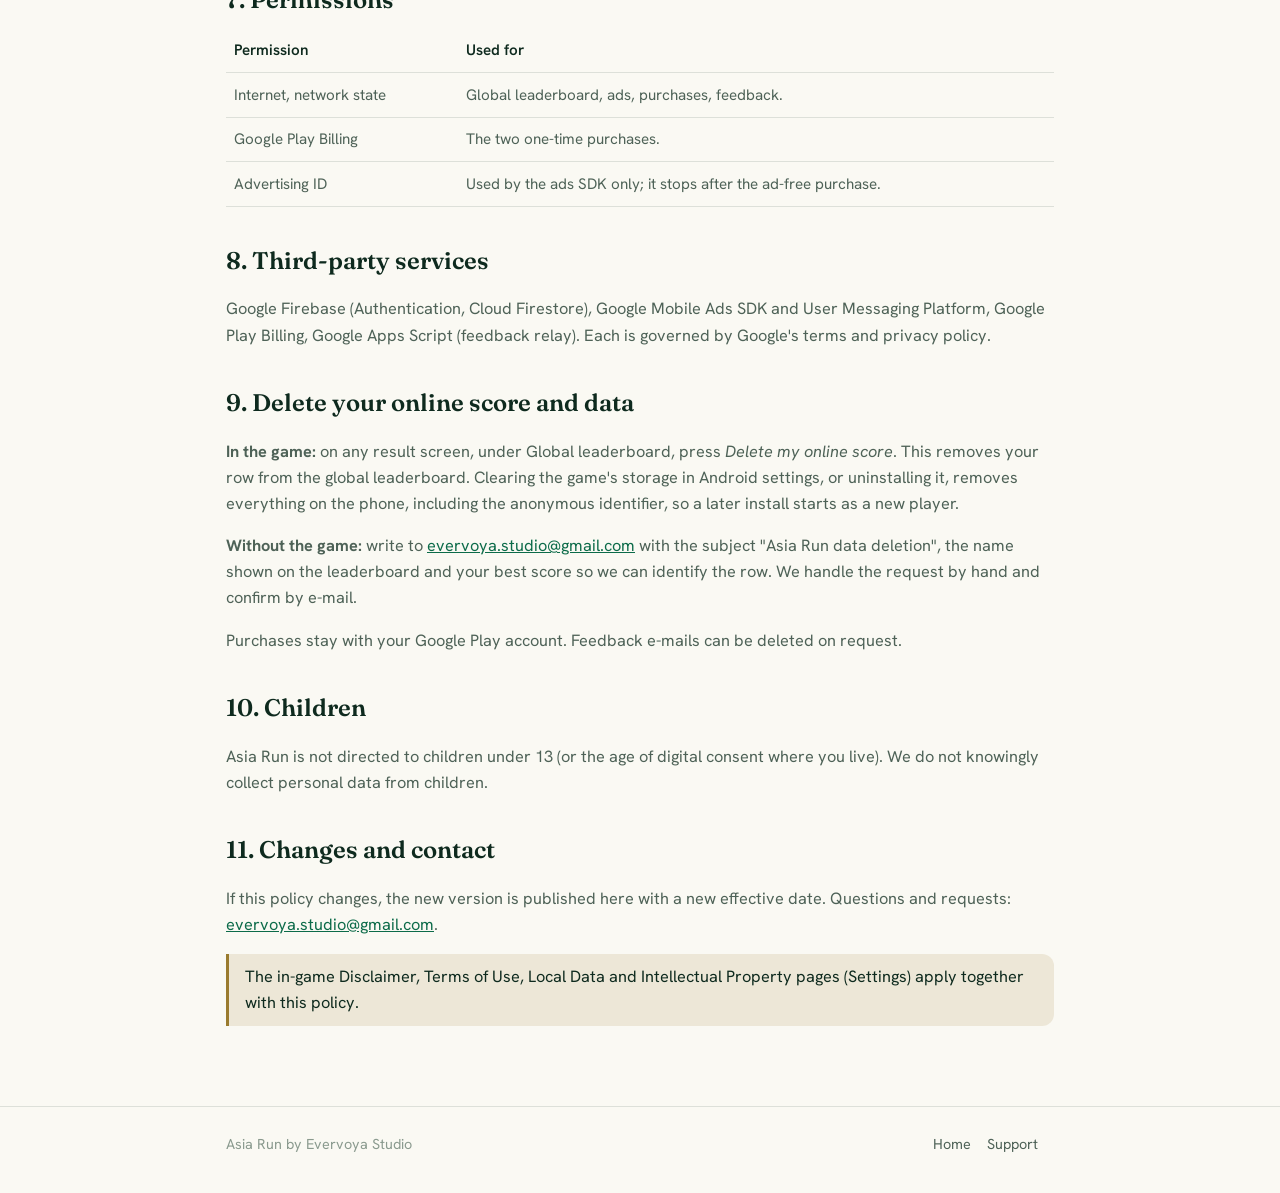
<file: privacy/asia-run/index.html>
<!doctype html>
<html lang="en">
<head>
<meta charset="utf-8">
<!-- Google Analytics 4 (site visits only). No ads use; analytics storage off by default in the EEA, UK and Switzerland. -->
<script async src="https://www.googletagmanager.com/gtag/js?id=G-HEBNJW35FW"></script>
<script>
window.dataLayer = window.dataLayer || [];
function gtag(){dataLayer.push(arguments);}
gtag('consent', 'default', {ad_storage: 'denied', ad_user_data: 'denied', ad_personalization: 'denied', analytics_storage: 'granted'});
gtag('consent', 'default', {analytics_storage: 'denied', region: ['AT','BE','BG','HR','CY','CZ','DK','EE','FI','FR','DE','GR','HU','IE','IT','LV','LT','LU','MT','NL','PL','PT','RO','SK','SI','ES','SE','IS','LI','NO','GB','CH']});
gtag('js', new Date());
gtag('config', 'G-HEBNJW35FW', {allow_google_signals: false, allow_ad_personalization_signals: false});
</script>
<meta name="viewport" content="width=device-width, initial-scale=1, viewport-fit=cover">
<title>Privacy Policy — Asia Run</title>
<meta name="description" content="Privacy policy of Asia Run: what the global leaderboard stores, what ads, purchases and feedback process, and how to delete your online score.">
<link rel="icon" href="/favicon.svg" type="image/svg+xml">
<link rel="preconnect" href="https://fonts.googleapis.com">
<link rel="preconnect" href="https://fonts.gstatic.com" crossorigin>
<link rel="stylesheet" href="https://fonts.googleapis.com/css2?family=Fraunces:ital,opsz,wght@0,9..144,400;0,9..144,500;0,9..144,600&family=Hanken+Grotesk:wght@400;500;600;700&family=JetBrains+Mono:wght@400;500&display=swap">
<link rel="stylesheet" href="/pages.css">
</head>
<body>
<header class="top">
  <div class="wrap">
    <a class="brand" href="/">
      <svg class="mark" viewBox="0 0 32 32" fill="none" aria-hidden="true"><circle cx="16" cy="16" r="13.5" stroke="currentColor" stroke-width="1.6"/><path d="M16 5 L19.4 16 L16 27 L12.6 16 Z" fill="currentColor" opacity="0.9"/><circle cx="16" cy="16" r="2.1" style="fill:var(--surface-2)"/></svg>
      Evervoya
    </a>
    <nav class="links">
      <a href="/#support">Support</a>
    </nav>
  </div>
</header>

<main>
  <div class="wrap">
    <span class="eyebrow">Privacy policy</span>
    <h1>Asia Run</h1>
    <p class="meta">Effective 3 November 2026 · Applies to the Android game "Asia Run — Adventures of Valliant and Miko" (package <code>com.asiarun.game</code>) by Evervoya Studio</p>

    <p class="lede">Asia Run is an endless-runner game. This policy describes what the game keeps on your phone, what leaves your phone and why, which third-party services are involved, and how you delete your online score.</p>

    <h2>1. Data that stays on your phone</h2>
    <p>Your progress (chapters, passport stamps, coins, badges, challenges, wardrobe), your settings, the device leaderboard with the name you choose, and which purchases you own are stored only on your phone. Android may include app data in the device backup it makes to your Google account; that backup is run and controlled by Android and by you.</p>

    <h2>2. Global leaderboard</h2>
    <p>When the phone is online, the game signs in anonymously to Google Firebase (Authentication and Cloud Firestore). No name, e-mail address or password is asked for. Firebase stores:</p>
    <ul>
      <li>a random account identifier, kept on the phone so the same identity is used next time;</li>
      <li>one leaderboard row under that identifier: the name you typed, your best score, chapters cleared, the place and country you reached, and the date.</li>
    </ul>
    <p>That row is <strong>visible to other players</strong>. The game posts it only while the name field on the result screen is filled in; leave it empty and nothing is posted. Do not use your real name if you prefer not to be identified.</p>

    <h2>3. Advertising</h2>
    <p>The free version shows a banner on menu and result screens and offers an optional rewarded ad after a chapter, served by the Google Mobile Ads SDK (AdMob). To do this, the SDK may process your device's advertising ID, IP address, approximate location derived from it, and device and app information, under <a href="https://policies.google.com/technologies/ads">Google's advertising policies</a>. Where the law requires it, the game asks for your consent through Google's User Messaging Platform before any ad is loaded. Ads are never shown during a run. Advertising stops after the one-time "ad-free support" purchase.</p>

    <h2>4. Purchases</h2>
    <p>Two one-time purchases, the Miko running companion and ad-free support, are processed by Google Play Billing under Google Play's terms and privacy policy. The game receives only the purchase state and stores it on the phone; purchases are restored from your Google Play account. Evervoya does not receive your payment details.</p>

    <h2>5. Feedback you send</h2>
    <p>When you send feedback, the game sends your message and, only if you tick it, your device model and Android version, to Evervoya Studio through a relay. Feedback is kept as long as needed to handle it.</p>

    <h2>6. No analytics, no crash reporting</h2>
    <p>The game includes no analytics or crash-reporting SDK. Only the services named in this policy receive data.</p>

    <h2>7. Permissions</h2>
    <table>
      <tr><th>Permission</th><th>Used for</th></tr>
      <tr><td>Internet, network state</td><td>Global leaderboard, ads, purchases, feedback.</td></tr>
      <tr><td>Google Play Billing</td><td>The two one-time purchases.</td></tr>
      <tr><td>Advertising ID</td><td>Used by the ads SDK only; it stops after the ad-free purchase.</td></tr>
    </table>

    <h2>8. Third-party services</h2>
    <p>Google Firebase (Authentication, Cloud Firestore), Google Mobile Ads SDK and User Messaging Platform, Google Play Billing, Google Apps Script (feedback relay). Each is governed by Google's terms and privacy policy.</p>

    <h2 id="delete">9. Delete your online score and data</h2>
    <p><strong>In the game:</strong> on any result screen, under Global leaderboard, press <em>Delete my online score</em>. This removes your row from the global leaderboard. Clearing the game's storage in Android settings, or uninstalling it, removes everything on the phone, including the anonymous identifier, so a later install starts as a new player.</p>
    <p><strong>Without the game:</strong> write to <a href="mailto:evervoya.studio@gmail.com?subject=Asia%20Run%20data%20deletion">evervoya.studio@gmail.com</a> with the subject "Asia Run data deletion", the name shown on the leaderboard and your best score so we can identify the row. We handle the request by hand and confirm by e-mail.</p>
    <p>Purchases stay with your Google Play account. Feedback e-mails can be deleted on request.</p>

    <h2>10. Children</h2>
    <p>Asia Run is not directed to children under 13 (or the age of digital consent where you live). We do not knowingly collect personal data from children.</p>

    <h2>11. Changes and contact</h2>
    <p>If this policy changes, the new version is published here with a new effective date. Questions and requests: <a href="mailto:evervoya.studio@gmail.com">evervoya.studio@gmail.com</a>.</p>
    <p class="note">The in-game Disclaimer, Terms of Use, Local Data and Intellectual Property pages (Settings) apply together with this policy.</p>
  </div>
</main>

<footer>
  <div class="wrap">
    <span>Asia Run by Evervoya Studio</span>
    <span><a href="/">Home</a><a href="/#support">Support</a></span>
  </div>
</footer>
</body>
</html>
</file>
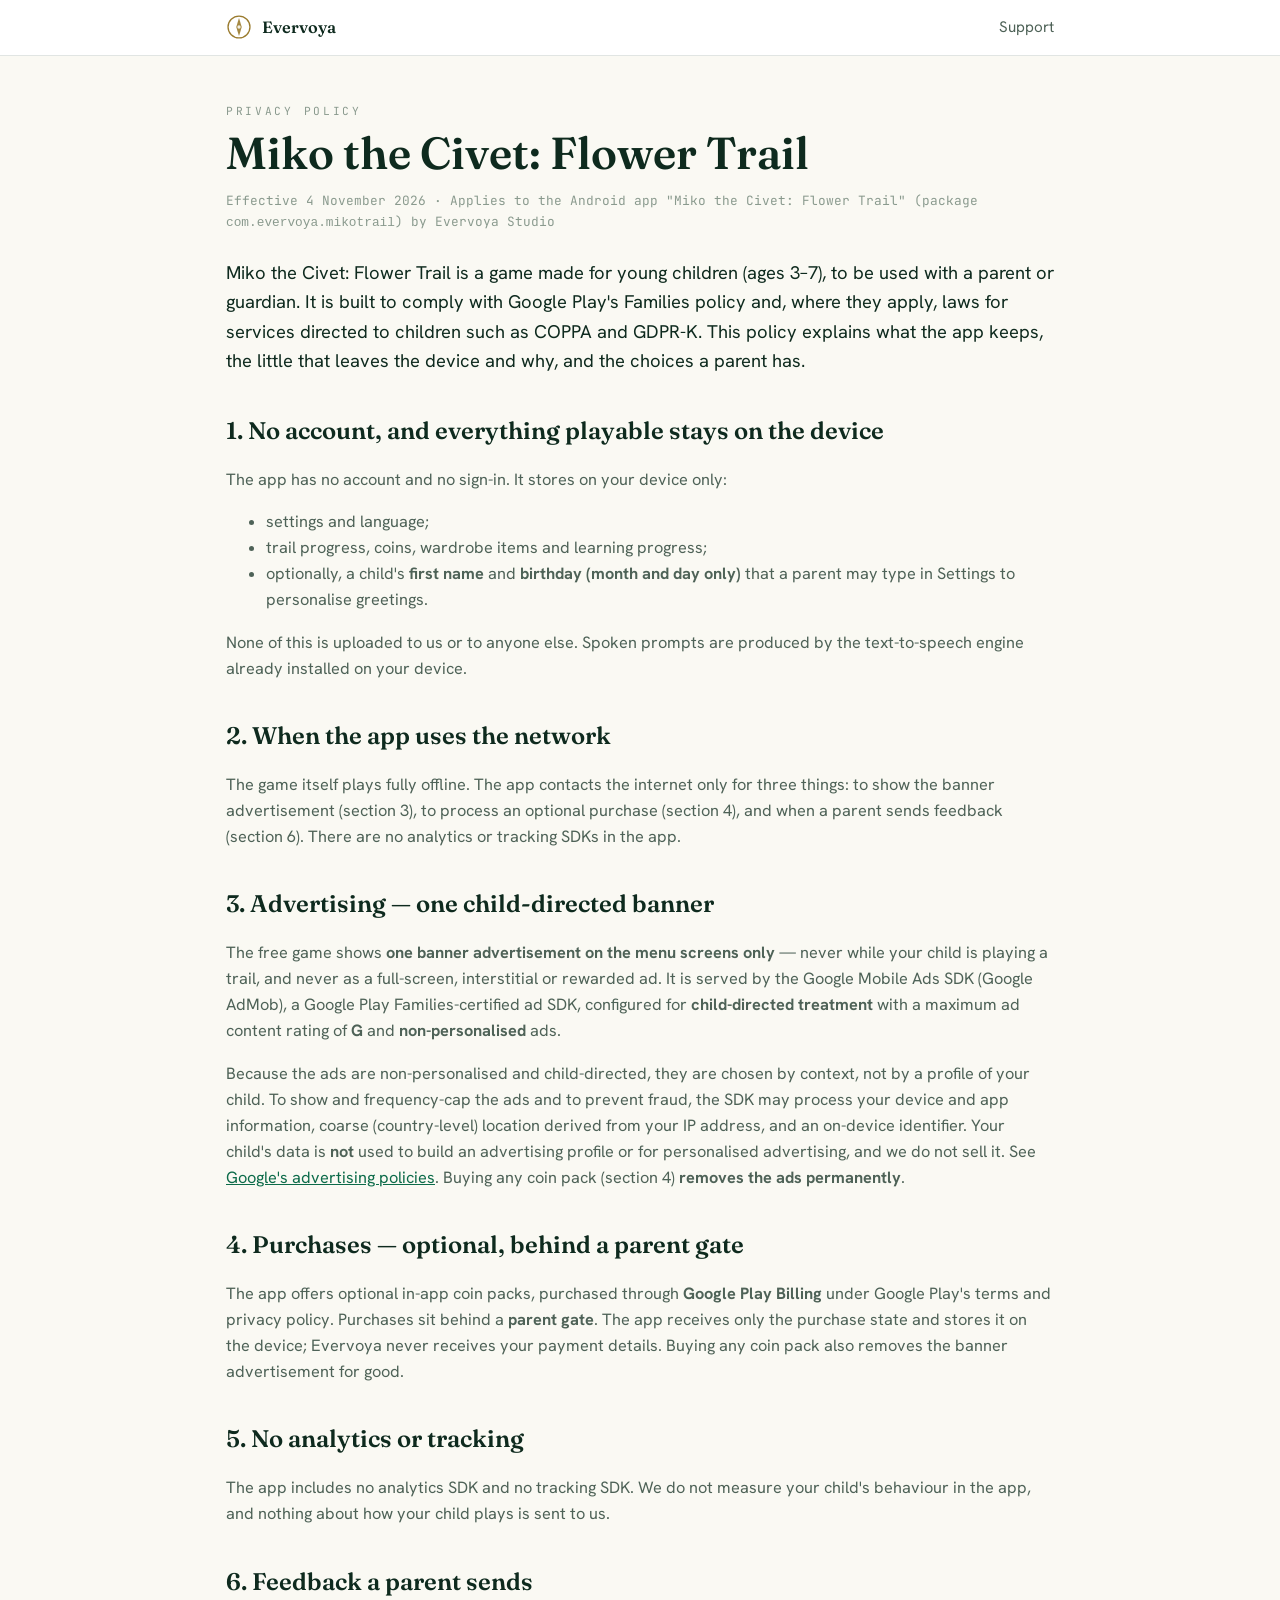
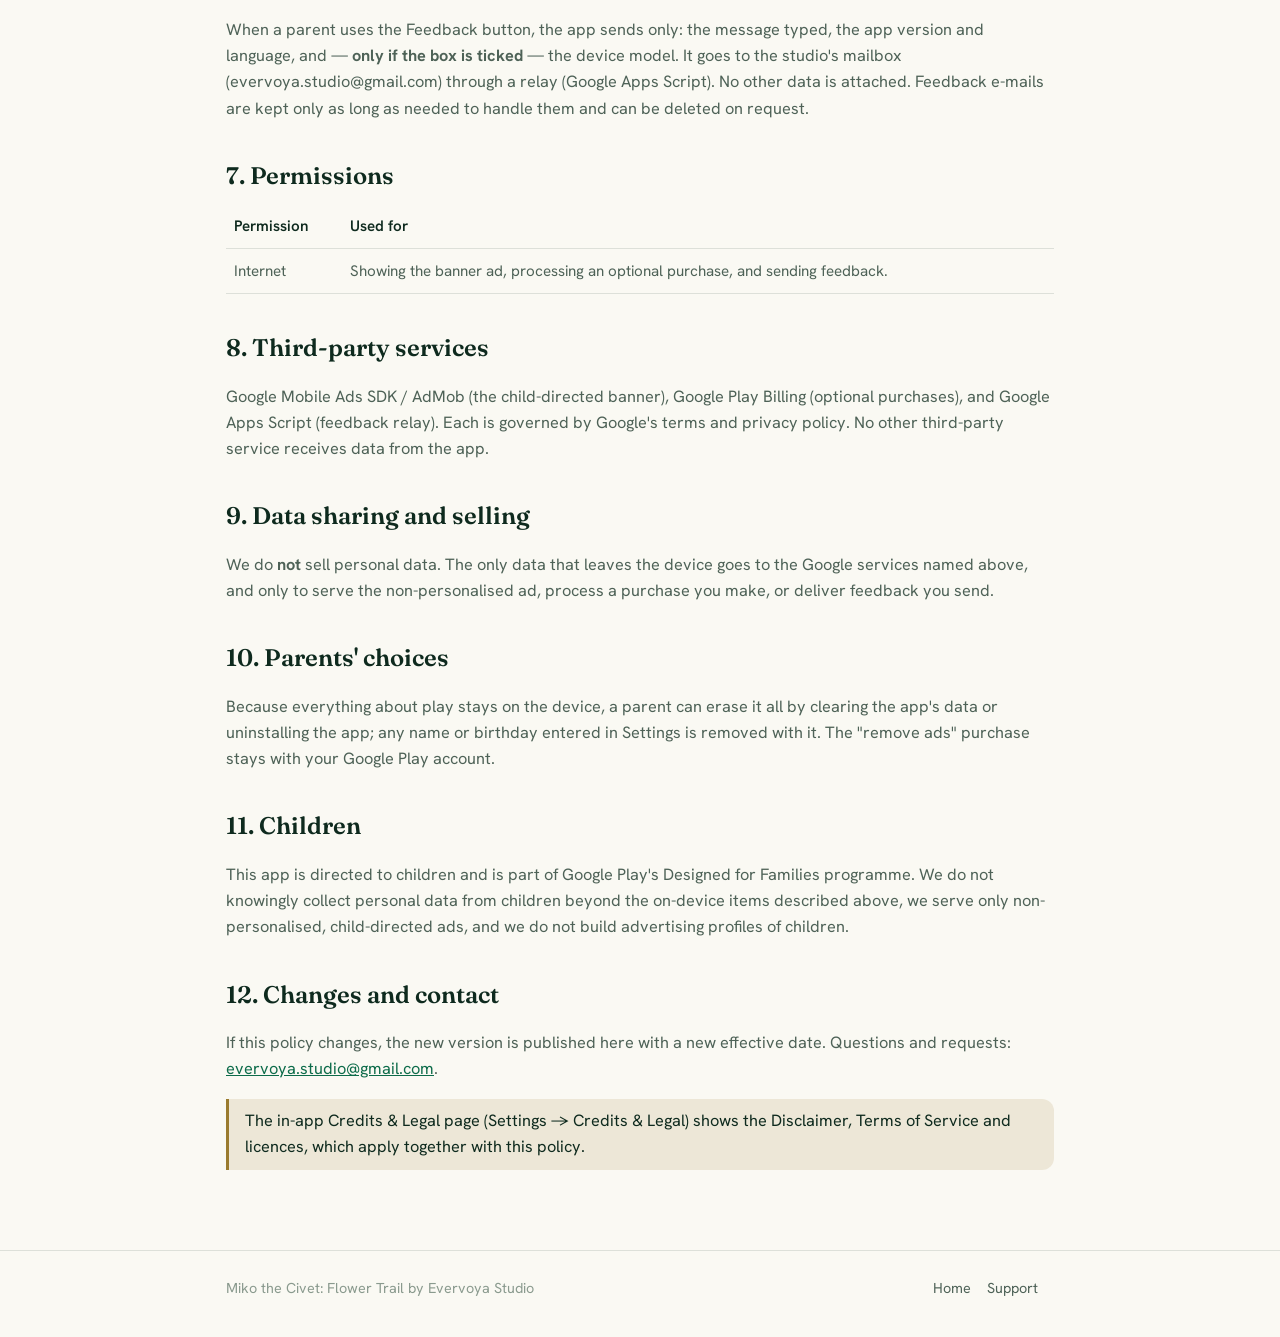
<file: privacy/miko/index.html>
<!doctype html>
<html lang="en">
<head>
<meta charset="utf-8">
<!-- Google Analytics 4 (site visits only). No ads use; analytics storage off by default in the EEA, UK and Switzerland. -->
<script async src="https://www.googletagmanager.com/gtag/js?id=G-HEBNJW35FW"></script>
<script>
window.dataLayer = window.dataLayer || [];
function gtag(){dataLayer.push(arguments);}
gtag('consent', 'default', {ad_storage: 'denied', ad_user_data: 'denied', ad_personalization: 'denied', analytics_storage: 'granted'});
gtag('consent', 'default', {analytics_storage: 'denied', region: ['AT','BE','BG','HR','CY','CZ','DK','EE','FI','FR','DE','GR','HU','IE','IT','LV','LT','LU','MT','NL','PL','PT','RO','SK','SI','ES','SE','IS','LI','NO','GB','CH']});
gtag('js', new Date());
gtag('config', 'G-HEBNJW35FW', {allow_google_signals: false, allow_ad_personalization_signals: false});
</script>
<meta name="viewport" content="width=device-width, initial-scale=1, viewport-fit=cover">
<title>Privacy Policy — Miko the Civet: Flower Trail</title>
<meta name="description" content="Privacy policy of Miko the Civet: Flower Trail, a Designed for Families game for children aged 3–7: what stays on the device, the child-directed banner ad, optional purchases, feedback, and parents' choices.">
<link rel="icon" href="/favicon.svg" type="image/svg+xml">
<link rel="preconnect" href="https://fonts.googleapis.com">
<link rel="preconnect" href="https://fonts.gstatic.com" crossorigin>
<link rel="stylesheet" href="https://fonts.googleapis.com/css2?family=Fraunces:ital,opsz,wght@0,9..144,400;0,9..144,500;0,9..144,600&family=Hanken+Grotesk:wght@400;500;600;700&family=JetBrains+Mono:wght@400;500&display=swap">
<link rel="stylesheet" href="/pages.css">
</head>
<body>
<header class="top">
  <div class="wrap">
    <a class="brand" href="/">
      <svg class="mark" viewBox="0 0 32 32" fill="none" aria-hidden="true"><circle cx="16" cy="16" r="13.5" stroke="currentColor" stroke-width="1.6"/><path d="M16 5 L19.4 16 L16 27 L12.6 16 Z" fill="currentColor" opacity="0.9"/><circle cx="16" cy="16" r="2.1" style="fill:var(--surface-2)"/></svg>
      Evervoya
    </a>
    <nav class="links">
      <a href="/#support">Support</a>
    </nav>
  </div>
</header>

<main>
  <div class="wrap">
    <span class="eyebrow">Privacy policy</span>
    <h1>Miko the Civet: Flower Trail</h1>
    <p class="meta">Effective 4 November 2026 · Applies to the Android app "Miko the Civet: Flower Trail" (package <code>com.evervoya.mikotrail</code>) by Evervoya Studio</p>

    <p class="lede">Miko the Civet: Flower Trail is a game made for young children (ages 3–7), to be used with a parent or guardian. It is built to comply with Google Play's Families policy and, where they apply, laws for services directed to children such as COPPA and GDPR-K. This policy explains what the app keeps, the little that leaves the device and why, and the choices a parent has.</p>

    <h2>1. No account, and everything playable stays on the device</h2>
    <p>The app has no account and no sign-in. It stores on your device only:</p>
    <ul>
      <li>settings and language;</li>
      <li>trail progress, coins, wardrobe items and learning progress;</li>
      <li>optionally, a child's <strong>first name</strong> and <strong>birthday (month and day only)</strong> that a parent may type in Settings to personalise greetings.</li>
    </ul>
    <p>None of this is uploaded to us or to anyone else. Spoken prompts are produced by the text-to-speech engine already installed on your device.</p>

    <h2>2. When the app uses the network</h2>
    <p>The game itself plays fully offline. The app contacts the internet only for three things: to show the banner advertisement (section 3), to process an optional purchase (section 4), and when a parent sends feedback (section 6). There are no analytics or tracking SDKs in the app.</p>

    <h2>3. Advertising — one child-directed banner</h2>
    <p>The free game shows <strong>one banner advertisement on the menu screens only</strong> — never while your child is playing a trail, and never as a full-screen, interstitial or rewarded ad. It is served by the Google Mobile Ads SDK (Google AdMob), a Google Play Families-certified ad SDK, configured for <strong>child-directed treatment</strong> with a maximum ad content rating of <strong>G</strong> and <strong>non-personalised</strong> ads.</p>
    <p>Because the ads are non-personalised and child-directed, they are chosen by context, not by a profile of your child. To show and frequency-cap the ads and to prevent fraud, the SDK may process your device and app information, coarse (country-level) location derived from your IP address, and an on-device identifier. Your child's data is <strong>not</strong> used to build an advertising profile or for personalised advertising, and we do not sell it. See <a href="https://policies.google.com/technologies/ads">Google's advertising policies</a>. Buying any coin pack (section 4) <strong>removes the ads permanently</strong>.</p>

    <h2>4. Purchases — optional, behind a parent gate</h2>
    <p>The app offers optional in-app coin packs, purchased through <strong>Google Play Billing</strong> under Google Play's terms and privacy policy. Purchases sit behind a <strong>parent gate</strong>. The app receives only the purchase state and stores it on the device; Evervoya never receives your payment details. Buying any coin pack also removes the banner advertisement for good.</p>

    <h2>5. No analytics or tracking</h2>
    <p>The app includes no analytics SDK and no tracking SDK. We do not measure your child's behaviour in the app, and nothing about how your child plays is sent to us.</p>

    <h2>6. Feedback a parent sends</h2>
    <p>When a parent uses the Feedback button, the app sends only: the message typed, the app version and language, and — <strong>only if the box is ticked</strong> — the device model. It goes to the studio's mailbox (evervoya.studio@gmail.com) through a relay (Google Apps Script). No other data is attached. Feedback e-mails are kept only as long as needed to handle them and can be deleted on request.</p>

    <h2>7. Permissions</h2>
    <table>
      <tr><th>Permission</th><th>Used for</th></tr>
      <tr><td>Internet</td><td>Showing the banner ad, processing an optional purchase, and sending feedback.</td></tr>
    </table>

    <h2>8. Third-party services</h2>
    <p>Google Mobile Ads SDK / AdMob (the child-directed banner), Google Play Billing (optional purchases), and Google Apps Script (feedback relay). Each is governed by Google's terms and privacy policy. No other third-party service receives data from the app.</p>

    <h2>9. Data sharing and selling</h2>
    <p>We do <strong>not</strong> sell personal data. The only data that leaves the device goes to the Google services named above, and only to serve the non-personalised ad, process a purchase you make, or deliver feedback you send.</p>

    <h2>10. Parents' choices</h2>
    <p>Because everything about play stays on the device, a parent can erase it all by clearing the app's data or uninstalling the app; any name or birthday entered in Settings is removed with it. The "remove ads" purchase stays with your Google Play account.</p>

    <h2>11. Children</h2>
    <p>This app is directed to children and is part of Google Play's Designed for Families programme. We do not knowingly collect personal data from children beyond the on-device items described above, we serve only non-personalised, child-directed ads, and we do not build advertising profiles of children.</p>

    <h2>12. Changes and contact</h2>
    <p>If this policy changes, the new version is published here with a new effective date. Questions and requests: <a href="mailto:evervoya.studio@gmail.com">evervoya.studio@gmail.com</a>.</p>
    <p class="note">The in-app Credits &amp; Legal page (Settings → Credits &amp; Legal) shows the Disclaimer, Terms of Service and licences, which apply together with this policy.</p>
  </div>
</main>

<footer>
  <div class="wrap">
    <span>Miko the Civet: Flower Trail by Evervoya Studio</span>
    <span><a href="/">Home</a><a href="/#support">Support</a></span>
  </div>
</footer>
</body>
</html>
</file>
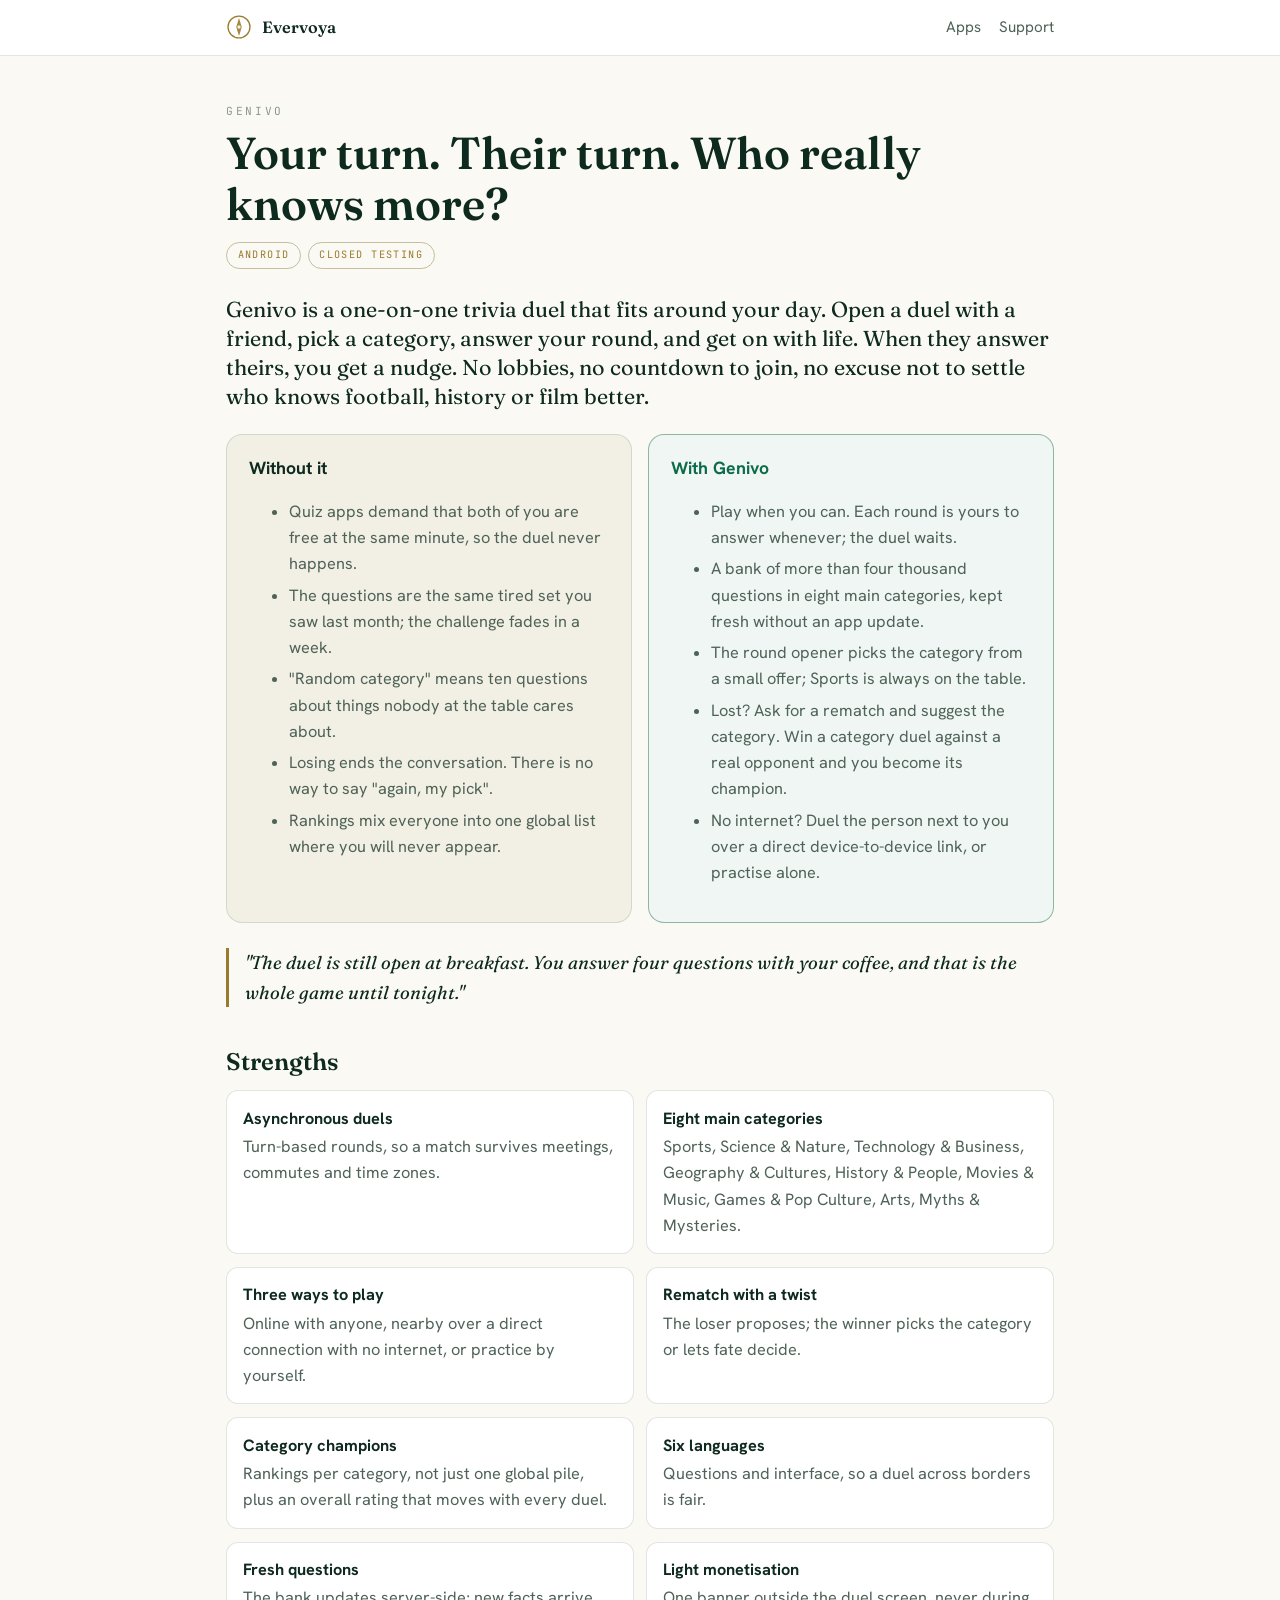
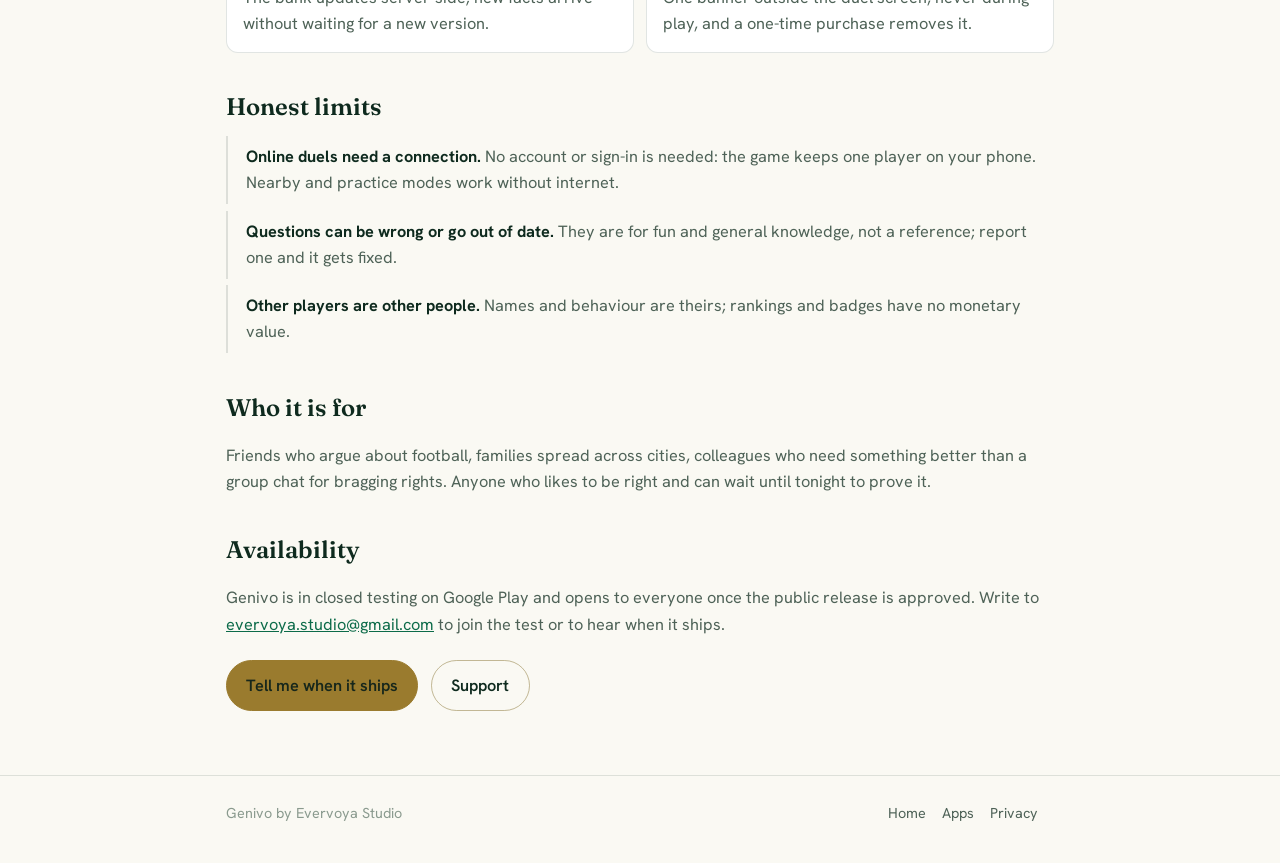
<file: apps/genivo.html>
<!doctype html>
<html lang="en">
<head>
<meta charset="utf-8">
<!-- Google Analytics 4 (site visits only). No ads use; analytics storage off by default in the EEA, UK and Switzerland. -->
<script async src="https://www.googletagmanager.com/gtag/js?id=G-HEBNJW35FW"></script>
<script>
window.dataLayer = window.dataLayer || [];
function gtag(){dataLayer.push(arguments);}
gtag('consent', 'default', {ad_storage: 'denied', ad_user_data: 'denied', ad_personalization: 'denied', analytics_storage: 'granted'});
gtag('consent', 'default', {analytics_storage: 'denied', region: ['AT','BE','BG','HR','CY','CZ','DK','EE','FI','FR','DE','GR','HU','IE','IT','LV','LT','LU','MT','NL','PL','PT','RO','SK','SI','ES','SE','IS','LI','NO','GB','CH']});
gtag('js', new Date());
gtag('config', 'G-HEBNJW35FW', {allow_google_signals: false, allow_ad_personalization_signals: false});
</script>
<meta name="viewport" content="width=device-width, initial-scale=1, viewport-fit=cover">
<title>Genivo — The trivia duel you play at your own pace</title>
<meta name="description" content="Genivo is a one-on-one trivia duel from Evervoya Studio: pick a category, answer in turns, challenge friends online or nearby, climb the rankings. Eight main categories, six languages.">
<link rel="icon" href="/favicon.svg" type="image/svg+xml">
<meta property="og:type" content="website">
<meta property="og:site_name" content="Evervoya Studio">
<meta property="og:title" content="Genivo — The trivia duel you play at your own pace">
<meta property="og:description" content="Pick a category, answer in turns, challenge friends online or nearby.">
<meta property="og:url" content="https://evervoya.github.io/apps/genivo.html">
<meta property="og:image" content="https://evervoya.github.io/og-image.png">
<link rel="preconnect" href="https://fonts.googleapis.com">
<link rel="preconnect" href="https://fonts.gstatic.com" crossorigin>
<link rel="stylesheet" href="https://fonts.googleapis.com/css2?family=Fraunces:ital,opsz,wght@0,9..144,400;0,9..144,500;0,9..144,600;1,9..144,400&family=Hanken+Grotesk:wght@400;500;600;700&family=JetBrains+Mono:wght@400;500&display=swap">
<link rel="stylesheet" href="/pages.css">
</head>
<body>
<header class="top">
  <div class="wrap">
    <a class="brand" href="/">
      <svg class="mark" viewBox="0 0 32 32" fill="none" aria-hidden="true"><circle cx="16" cy="16" r="13.5" stroke="currentColor" stroke-width="1.6"/><path d="M16 5 L19.4 16 L16 27 L12.6 16 Z" fill="currentColor" opacity="0.9"/><circle cx="16" cy="16" r="2.1" style="fill:var(--surface-2)"/></svg>
      Evervoya
    </a>
    <nav class="links">
      <a href="/#apps">Apps</a>
      <a href="/#support">Support</a>
    </nav>
  </div>
</header>

<main>
  <div class="wrap">
    <span class="eyebrow">Genivo</span>
    <h1>Your turn. Their turn. Who really knows more?</h1>
    <p class="meta"><span class="chip">Android</span><span class="chip">Closed testing</span></p>
    <p class="hook">Genivo is a one-on-one trivia duel that fits around your day. Open a duel with a friend, pick a category, answer your round, and get on with life. When they answer theirs, you get a nudge. No lobbies, no countdown to join, no excuse not to settle who knows football, history or film better.</p>

    <div class="grid">
      <div class="pain">
        <h3>Without it</h3>
        <ul>
          <li>Quiz apps demand that both of you are free at the same minute, so the duel never happens.</li>
          <li>The questions are the same tired set you saw last month; the challenge fades in a week.</li>
          <li>"Random category" means ten questions about things nobody at the table cares about.</li>
          <li>Losing ends the conversation. There is no way to say "again, my pick".</li>
          <li>Rankings mix everyone into one global list where you will never appear.</li>
        </ul>
      </div>
      <div class="joy">
        <h3>With Genivo</h3>
        <ul>
          <li>Play when you can. Each round is yours to answer whenever; the duel waits.</li>
          <li>A bank of more than four thousand questions in eight main categories, kept fresh without an app update.</li>
          <li>The round opener picks the category from a small offer; Sports is always on the table.</li>
          <li>Lost? Ask for a rematch and suggest the category. Win a category duel against a real opponent and you become its champion.</li>
          <li>No internet? Duel the person next to you over a direct device-to-device link, or practise alone.</li>
        </ul>
      </div>
    </div>

    <p class="quote">"The duel is still open at breakfast. You answer four questions with your coffee, and that is the whole game until tonight."</p>

    <h2>Strengths</h2>
    <ul class="pros">
      <li><strong>Asynchronous duels</strong>Turn-based rounds, so a match survives meetings, commutes and time zones.</li>
      <li><strong>Eight main categories</strong>Sports, Science &amp; Nature, Technology &amp; Business, Geography &amp; Cultures, History &amp; People, Movies &amp; Music, Games &amp; Pop Culture, Arts, Myths &amp; Mysteries.</li>
      <li><strong>Three ways to play</strong>Online with anyone, nearby over a direct connection with no internet, or practice by yourself.</li>
      <li><strong>Rematch with a twist</strong>The loser proposes; the winner picks the category or lets fate decide.</li>
      <li><strong>Category champions</strong>Rankings per category, not just one global pile, plus an overall rating that moves with every duel.</li>
      <li><strong>Six languages</strong>Questions and interface, so a duel across borders is fair.</li>
      <li><strong>Fresh questions</strong>The bank updates server-side; new facts arrive without waiting for a new version.</li>
      <li><strong>Light monetisation</strong>One banner outside the duel screen, never during play, and a one-time purchase removes it.</li>
    </ul>

    <h2>Honest limits</h2>
    <ul class="cons">
      <li><strong>Online duels need a connection.</strong> No account or sign-in is needed: the game keeps one player on your phone. Nearby and practice modes work without internet.</li>
      <li><strong>Questions can be wrong or go out of date.</strong> They are for fun and general knowledge, not a reference; report one and it gets fixed.</li>
      <li><strong>Other players are other people.</strong> Names and behaviour are theirs; rankings and badges have no monetary value.</li>
    </ul>

    <h2>Who it is for</h2>
    <p>Friends who argue about football, families spread across cities, colleagues who need something better than a group chat for bragging rights. Anyone who likes to be right and can wait until tonight to prove it.</p>

    <h2>Availability</h2>
    <p>Genivo is in closed testing on Google Play and opens to everyone once the public release is approved. Write to <a href="mailto:evervoya.studio@gmail.com">evervoya.studio@gmail.com</a> to join the test or to hear when it ships.</p>
    <div class="cta">
      <a class="btn btn-primary" href="mailto:evervoya.studio@gmail.com?subject=Genivo">Tell me when it ships</a>
      <a class="btn" href="/#support">Support</a>
    </div>
  </div>
</main>

<footer>
  <div class="wrap">
    <span>Genivo by Evervoya Studio</span>
    <span><a href="/">Home</a><a href="/#apps">Apps</a><a href="/#privacy">Privacy</a></span>
  </div>
</footer>
</body>
</html>
</file>
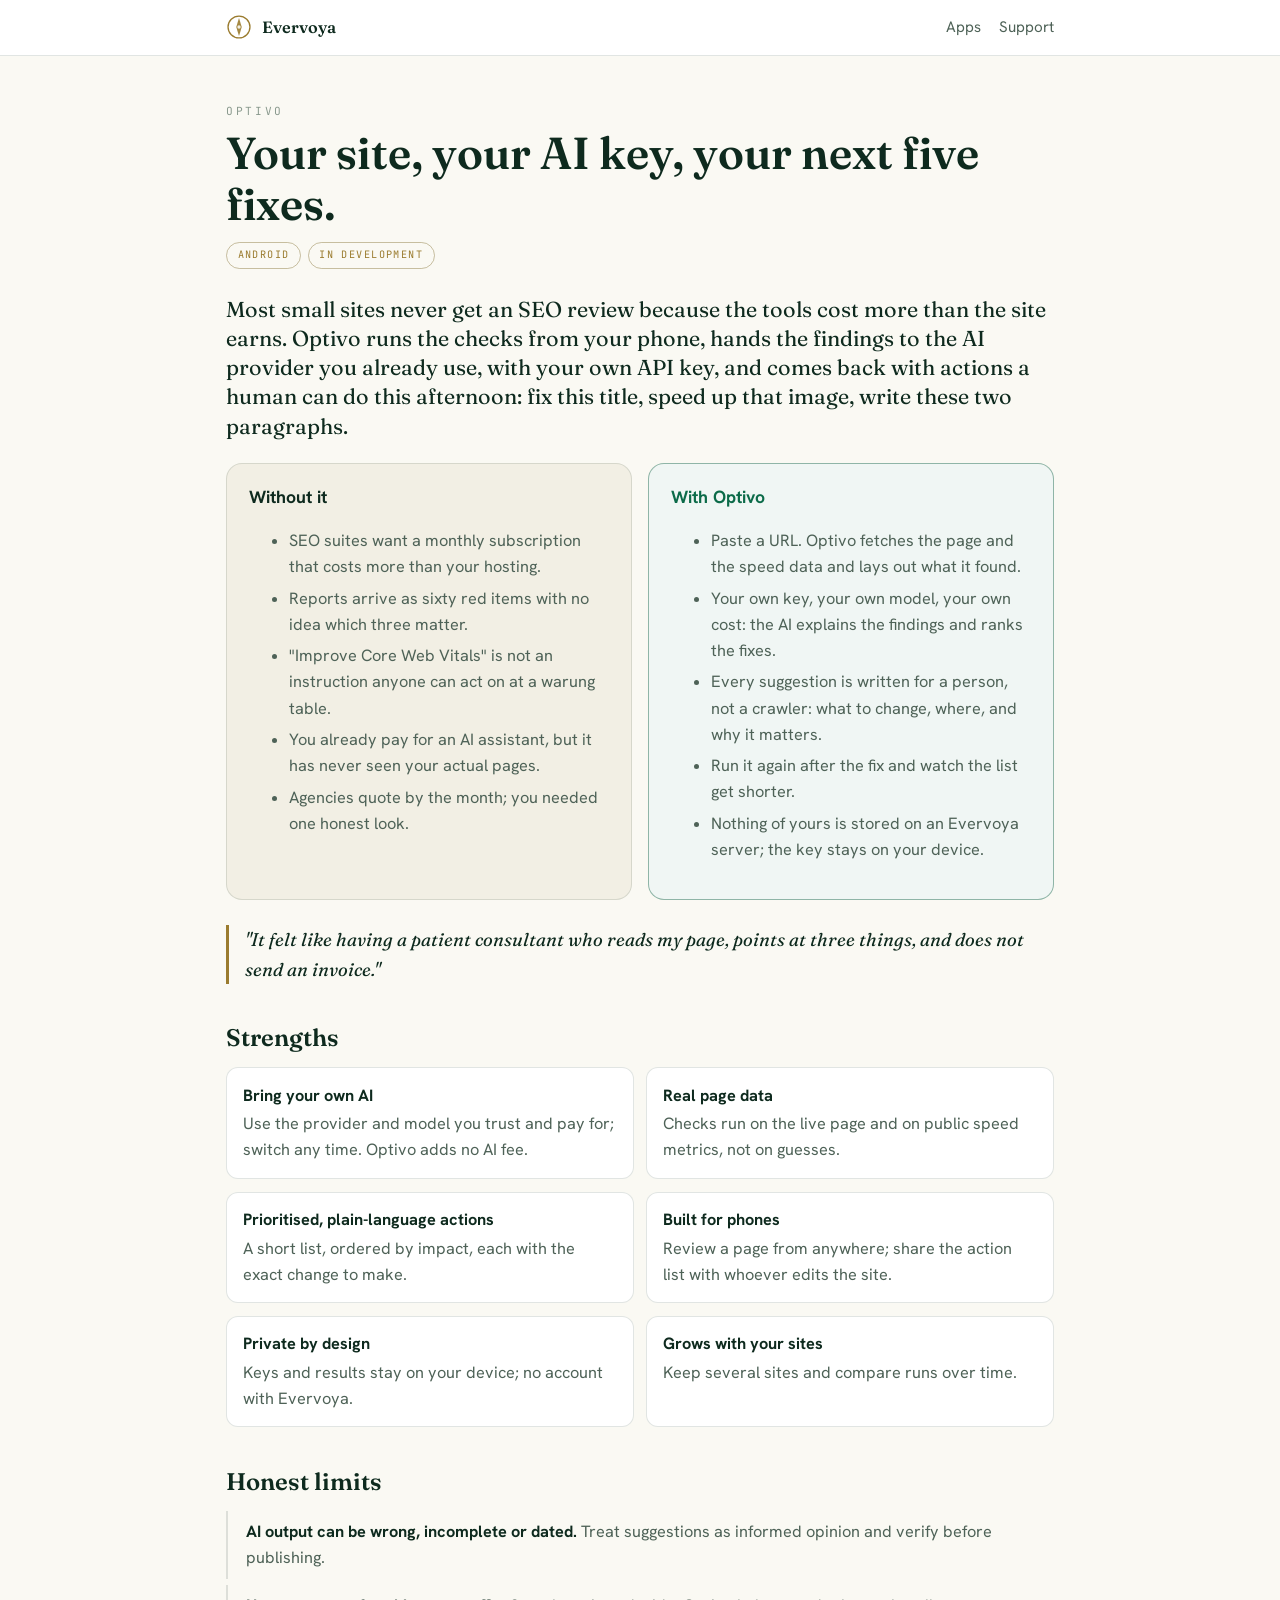
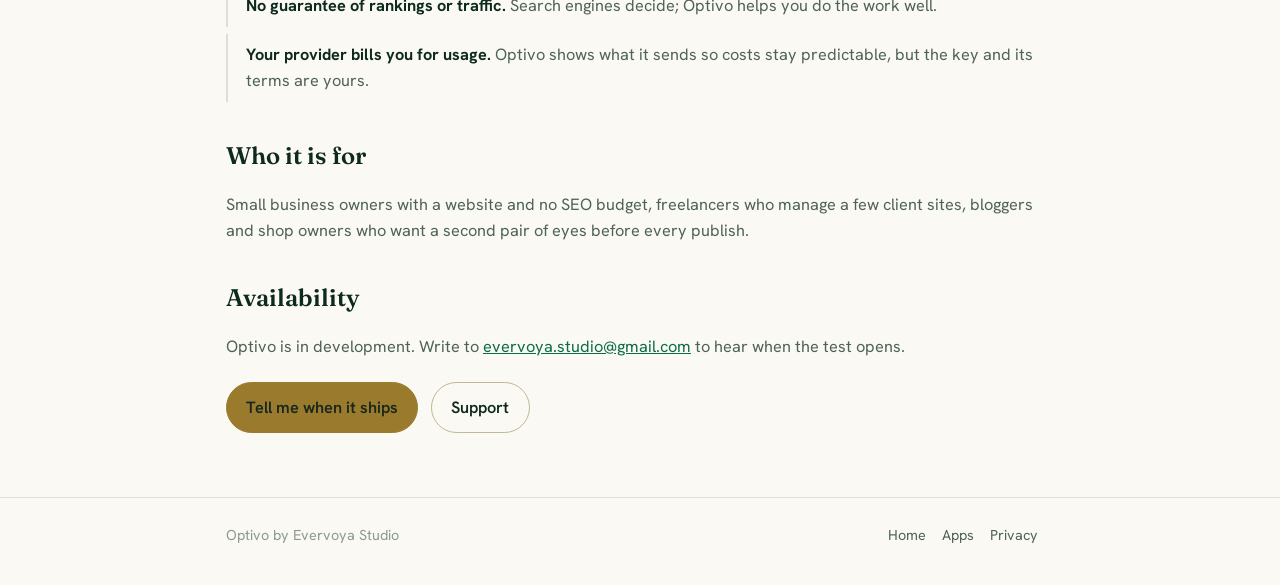
<file: apps/optivo.html>
<!doctype html>
<html lang="en">
<head>
<meta charset="utf-8">
<!-- Google Analytics 4 (site visits only). No ads use; analytics storage off by default in the EEA, UK and Switzerland. -->
<script async src="https://www.googletagmanager.com/gtag/js?id=G-HEBNJW35FW"></script>
<script>
window.dataLayer = window.dataLayer || [];
function gtag(){dataLayer.push(arguments);}
gtag('consent', 'default', {ad_storage: 'denied', ad_user_data: 'denied', ad_personalization: 'denied', analytics_storage: 'granted'});
gtag('consent', 'default', {analytics_storage: 'denied', region: ['AT','BE','BG','HR','CY','CZ','DK','EE','FI','FR','DE','GR','HU','IE','IT','LV','LT','LU','MT','NL','PL','PT','RO','SK','SI','ES','SE','IS','LI','NO','GB','CH']});
gtag('js', new Date());
gtag('config', 'G-HEBNJW35FW', {allow_google_signals: false, allow_ad_personalization_signals: false});
</script>
<meta name="viewport" content="width=device-width, initial-scale=1, viewport-fit=cover">
<title>Optivo — SEO insight with the AI you already pay for</title>
<meta name="description" content="Optivo by Evervoya Studio checks your pages and turns the findings into plain-language SEO actions using your own AI provider key. No agency retainer, no new subscription.">
<link rel="icon" href="/favicon.svg" type="image/svg+xml">
<meta property="og:type" content="website">
<meta property="og:site_name" content="Evervoya Studio">
<meta property="og:title" content="Optivo — SEO insight with the AI you already pay for">
<meta property="og:description" content="Check your pages, get plain-language SEO actions, bring your own AI key.">
<meta property="og:url" content="https://evervoya.github.io/apps/optivo.html">
<meta property="og:image" content="https://evervoya.github.io/og-image.png">
<link rel="preconnect" href="https://fonts.googleapis.com">
<link rel="preconnect" href="https://fonts.gstatic.com" crossorigin>
<link rel="stylesheet" href="https://fonts.googleapis.com/css2?family=Fraunces:ital,opsz,wght@0,9..144,400;0,9..144,500;0,9..144,600;1,9..144,400&family=Hanken+Grotesk:wght@400;500;600;700&family=JetBrains+Mono:wght@400;500&display=swap">
<link rel="stylesheet" href="/pages.css">
</head>
<body>
<header class="top">
  <div class="wrap">
    <a class="brand" href="/">
      <svg class="mark" viewBox="0 0 32 32" fill="none" aria-hidden="true"><circle cx="16" cy="16" r="13.5" stroke="currentColor" stroke-width="1.6"/><path d="M16 5 L19.4 16 L16 27 L12.6 16 Z" fill="currentColor" opacity="0.9"/><circle cx="16" cy="16" r="2.1" style="fill:var(--surface-2)"/></svg>
      Evervoya
    </a>
    <nav class="links">
      <a href="/#apps">Apps</a>
      <a href="/#support">Support</a>
    </nav>
  </div>
</header>

<main>
  <div class="wrap">
    <span class="eyebrow">Optivo</span>
    <h1>Your site, your AI key, your next five fixes.</h1>
    <p class="meta"><span class="chip">Android</span><span class="chip">In development</span></p>
    <p class="hook">Most small sites never get an SEO review because the tools cost more than the site earns. Optivo runs the checks from your phone, hands the findings to the AI provider you already use, with your own API key, and comes back with actions a human can do this afternoon: fix this title, speed up that image, write these two paragraphs.</p>

    <div class="grid">
      <div class="pain">
        <h3>Without it</h3>
        <ul>
          <li>SEO suites want a monthly subscription that costs more than your hosting.</li>
          <li>Reports arrive as sixty red items with no idea which three matter.</li>
          <li>"Improve Core Web Vitals" is not an instruction anyone can act on at a warung table.</li>
          <li>You already pay for an AI assistant, but it has never seen your actual pages.</li>
          <li>Agencies quote by the month; you needed one honest look.</li>
        </ul>
      </div>
      <div class="joy">
        <h3>With Optivo</h3>
        <ul>
          <li>Paste a URL. Optivo fetches the page and the speed data and lays out what it found.</li>
          <li>Your own key, your own model, your own cost: the AI explains the findings and ranks the fixes.</li>
          <li>Every suggestion is written for a person, not a crawler: what to change, where, and why it matters.</li>
          <li>Run it again after the fix and watch the list get shorter.</li>
          <li>Nothing of yours is stored on an Evervoya server; the key stays on your device.</li>
        </ul>
      </div>
    </div>

    <p class="quote">"It felt like having a patient consultant who reads my page, points at three things, and does not send an invoice."</p>

    <h2>Strengths</h2>
    <ul class="pros">
      <li><strong>Bring your own AI</strong>Use the provider and model you trust and pay for; switch any time. Optivo adds no AI fee.</li>
      <li><strong>Real page data</strong>Checks run on the live page and on public speed metrics, not on guesses.</li>
      <li><strong>Prioritised, plain-language actions</strong>A short list, ordered by impact, each with the exact change to make.</li>
      <li><strong>Built for phones</strong>Review a page from anywhere; share the action list with whoever edits the site.</li>
      <li><strong>Private by design</strong>Keys and results stay on your device; no account with Evervoya.</li>
      <li><strong>Grows with your sites</strong>Keep several sites and compare runs over time.</li>
    </ul>

    <h2>Honest limits</h2>
    <ul class="cons">
      <li><strong>AI output can be wrong, incomplete or dated.</strong> Treat suggestions as informed opinion and verify before publishing.</li>
      <li><strong>No guarantee of rankings or traffic.</strong> Search engines decide; Optivo helps you do the work well.</li>
      <li><strong>Your provider bills you for usage.</strong> Optivo shows what it sends so costs stay predictable, but the key and its terms are yours.</li>
    </ul>

    <h2>Who it is for</h2>
    <p>Small business owners with a website and no SEO budget, freelancers who manage a few client sites, bloggers and shop owners who want a second pair of eyes before every publish.</p>

    <h2>Availability</h2>
    <p>Optivo is in development. Write to <a href="mailto:evervoya.studio@gmail.com">evervoya.studio@gmail.com</a> to hear when the test opens.</p>
    <div class="cta">
      <a class="btn btn-primary" href="mailto:evervoya.studio@gmail.com?subject=Optivo">Tell me when it ships</a>
      <a class="btn" href="/#support">Support</a>
    </div>
  </div>
</main>

<footer>
  <div class="wrap">
    <span>Optivo by Evervoya Studio</span>
    <span><a href="/">Home</a><a href="/#apps">Apps</a><a href="/privacy/optivo.html">Privacy</a></span>
  </div>
</footer>
</body>
</html>
</file>
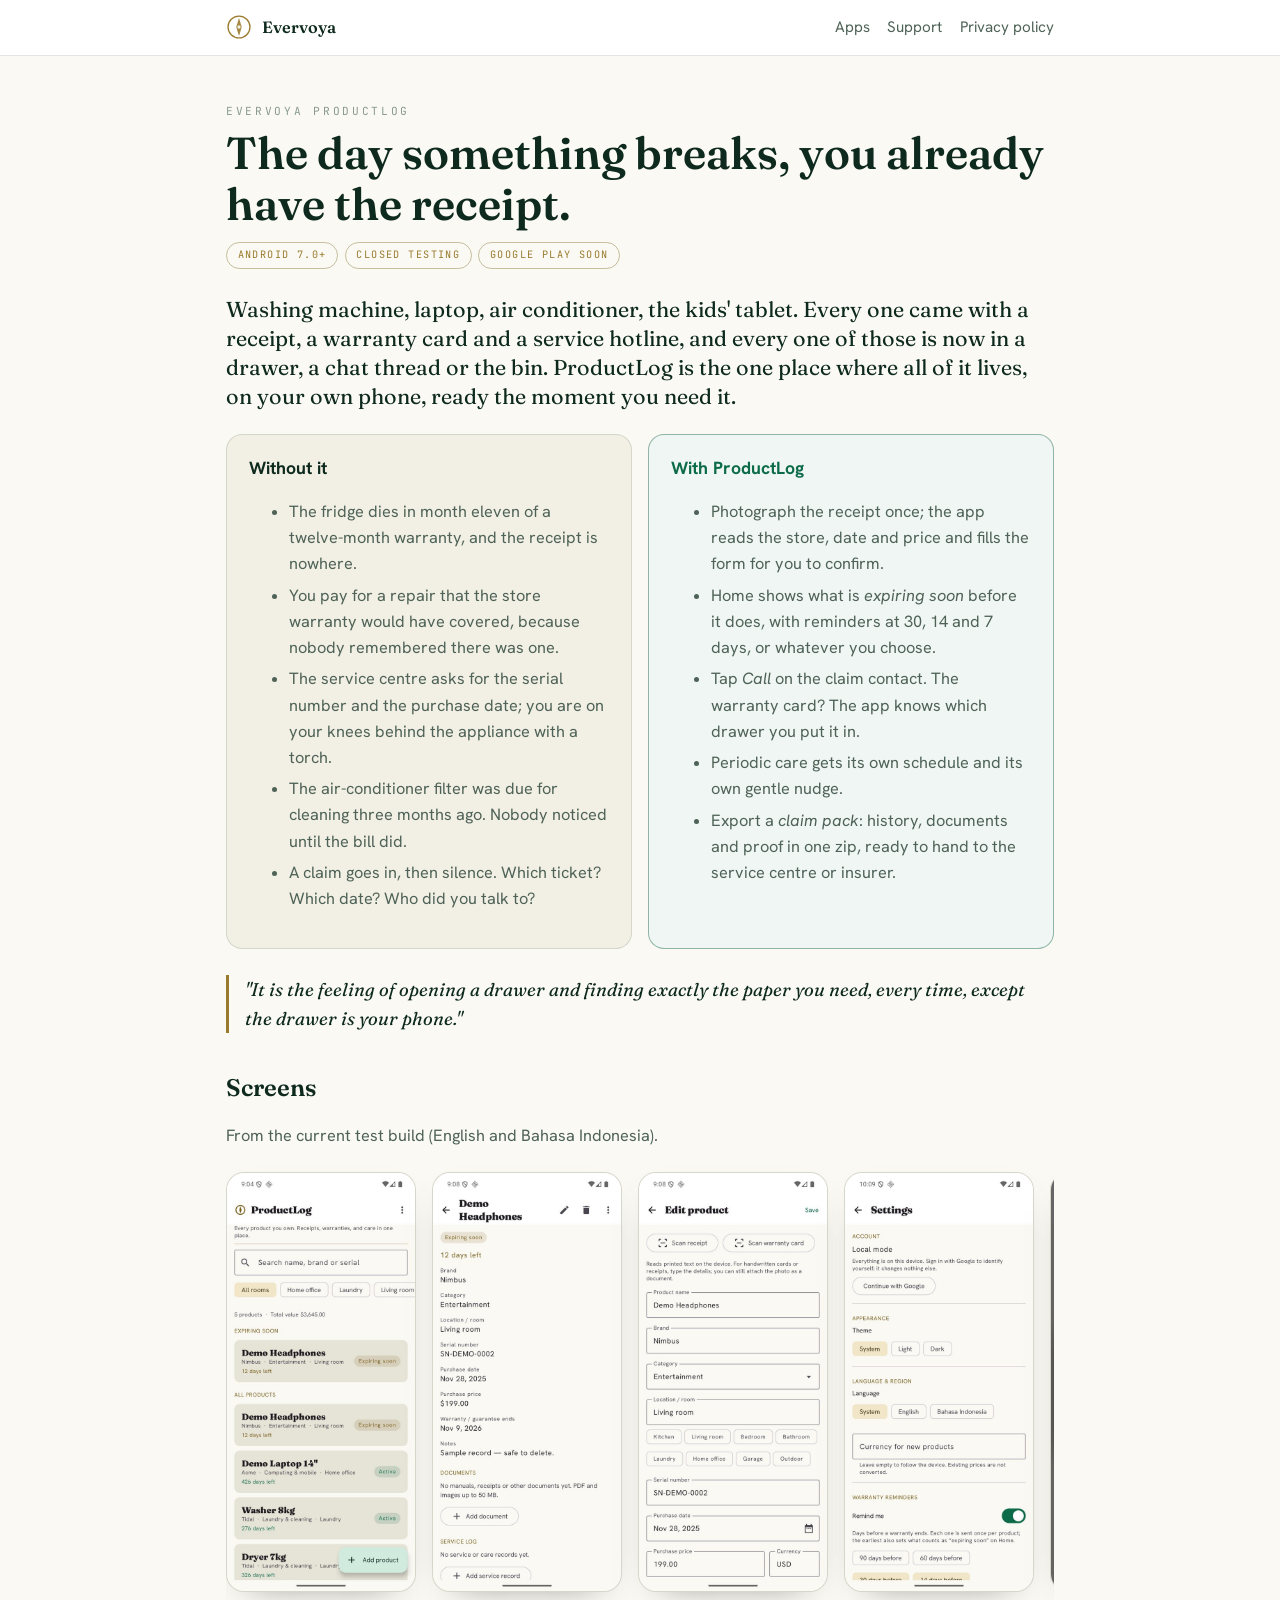
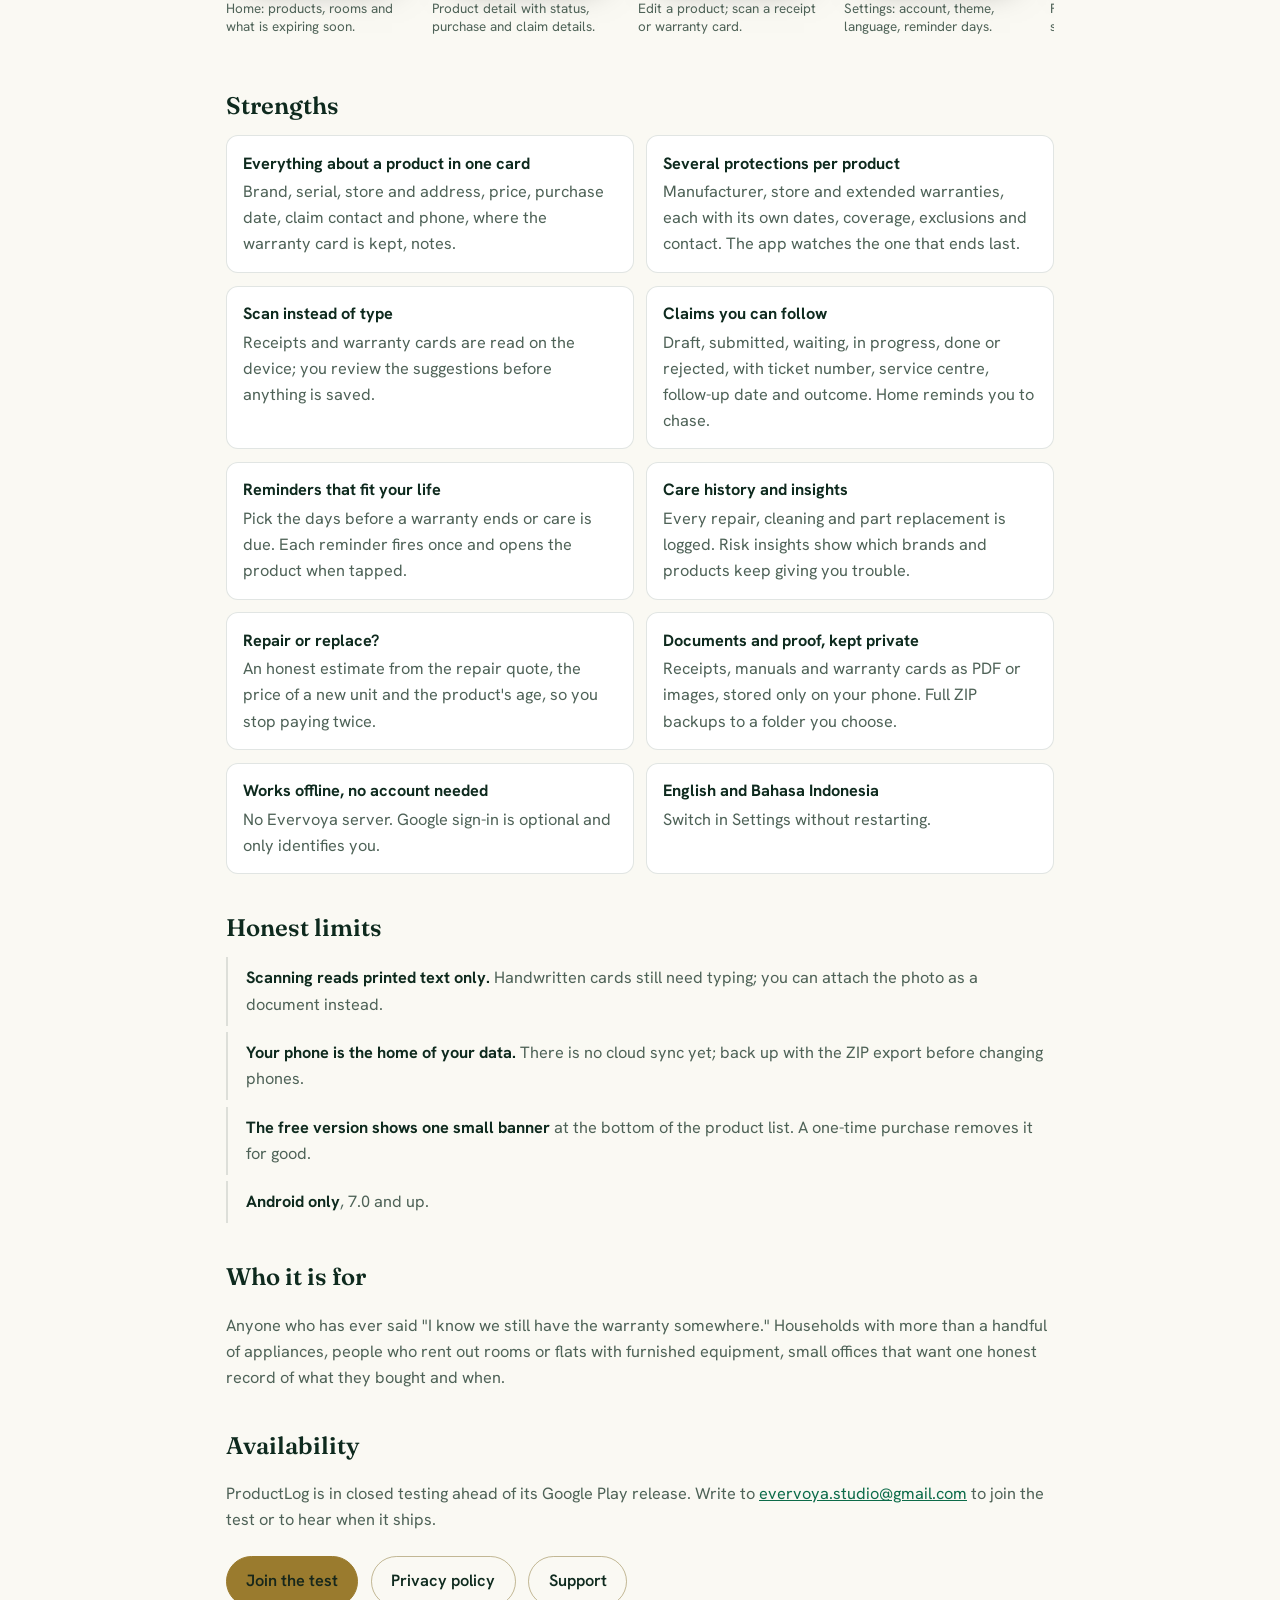
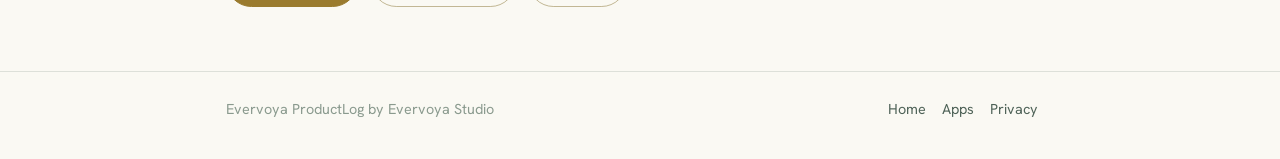
<file: apps/productlog.html>
<!doctype html>
<html lang="en">
<head>
<meta charset="utf-8">
<!-- Google Analytics 4 (site visits only). No ads use; analytics storage off by default in the EEA, UK and Switzerland. -->
<script async src="https://www.googletagmanager.com/gtag/js?id=G-HEBNJW35FW"></script>
<script>
window.dataLayer = window.dataLayer || [];
function gtag(){dataLayer.push(arguments);}
gtag('consent', 'default', {ad_storage: 'denied', ad_user_data: 'denied', ad_personalization: 'denied', analytics_storage: 'granted'});
gtag('consent', 'default', {analytics_storage: 'denied', region: ['AT','BE','BG','HR','CY','CZ','DK','EE','FI','FR','DE','GR','HU','IE','IT','LV','LT','LU','MT','NL','PL','PT','RO','SK','SI','ES','SE','IS','LI','NO','GB','CH']});
gtag('js', new Date());
gtag('config', 'G-HEBNJW35FW', {allow_google_signals: false, allow_ad_personalization_signals: false});
</script>
<meta name="viewport" content="width=device-width, initial-scale=1, viewport-fit=cover">
<title>Evervoya ProductLog — Never lose a warranty again</title>
<meta name="description" content="Evervoya ProductLog keeps every receipt, warranty, claim and service record of your household in one place on your phone. The proof is ready the day something breaks.">
<link rel="icon" href="/favicon.svg" type="image/svg+xml">
<meta property="og:type" content="website">
<meta property="og:site_name" content="Evervoya Studio">
<meta property="og:title" content="Evervoya ProductLog — Never lose a warranty again">
<meta property="og:description" content="Receipts, warranties, claims and care for everything you own, kept on your phone.">
<meta property="og:url" content="https://evervoya.github.io/apps/productlog.html">
<meta property="og:image" content="https://evervoya.github.io/og-image.png">
<link rel="preconnect" href="https://fonts.googleapis.com">
<link rel="preconnect" href="https://fonts.gstatic.com" crossorigin>
<link rel="stylesheet" href="https://fonts.googleapis.com/css2?family=Fraunces:ital,opsz,wght@0,9..144,400;0,9..144,500;0,9..144,600;1,9..144,400&family=Hanken+Grotesk:wght@400;500;600;700&family=JetBrains+Mono:wght@400;500&display=swap">
<link rel="stylesheet" href="/pages.css">
</head>
<body>
<header class="top">
  <div class="wrap">
    <a class="brand" href="/">
      <svg class="mark" viewBox="0 0 32 32" fill="none" aria-hidden="true"><circle cx="16" cy="16" r="13.5" stroke="currentColor" stroke-width="1.6"/><path d="M16 5 L19.4 16 L16 27 L12.6 16 Z" fill="currentColor" opacity="0.9"/><circle cx="16" cy="16" r="2.1" style="fill:var(--surface-2)"/></svg>
      Evervoya
    </a>
    <nav class="links">
      <a href="/#apps">Apps</a>
      <a href="/#support">Support</a>
      <a href="/privacy/productlog.html">Privacy policy</a>
    </nav>
  </div>
</header>

<main>
  <div class="wrap">
    <span class="eyebrow">Evervoya ProductLog</span>
    <h1>The day something breaks, you already have the receipt.</h1>
    <p class="meta"><span class="chip">Android 7.0+</span><span class="chip">Closed testing</span><span class="chip">Google Play soon</span></p>
    <p class="hook">Washing machine, laptop, air conditioner, the kids' tablet. Every one came with a receipt, a warranty card and a service hotline, and every one of those is now in a drawer, a chat thread or the bin. ProductLog is the one place where all of it lives, on your own phone, ready the moment you need it.</p>

    <div class="grid">
      <div class="pain">
        <h3>Without it</h3>
        <ul>
          <li>The fridge dies in month eleven of a twelve-month warranty, and the receipt is nowhere.</li>
          <li>You pay for a repair that the store warranty would have covered, because nobody remembered there was one.</li>
          <li>The service centre asks for the serial number and the purchase date; you are on your knees behind the appliance with a torch.</li>
          <li>The air-conditioner filter was due for cleaning three months ago. Nobody noticed until the bill did.</li>
          <li>A claim goes in, then silence. Which ticket? Which date? Who did you talk to?</li>
        </ul>
      </div>
      <div class="joy">
        <h3>With ProductLog</h3>
        <ul>
          <li>Photograph the receipt once; the app reads the store, date and price and fills the form for you to confirm.</li>
          <li>Home shows what is <em>expiring soon</em> before it does, with reminders at 30, 14 and 7 days, or whatever you choose.</li>
          <li>Tap <em>Call</em> on the claim contact. The warranty card? The app knows which drawer you put it in.</li>
          <li>Periodic care gets its own schedule and its own gentle nudge.</li>
          <li>Export a <em>claim pack</em>: history, documents and proof in one zip, ready to hand to the service centre or insurer.</li>
        </ul>
      </div>
    </div>

    <p class="quote">"It is the feeling of opening a drawer and finding exactly the paper you need, every time, except the drawer is your phone."</p>

    <h2>Screens</h2>
    <p>From the current test build (English and Bahasa Indonesia).</p>
    <div class="shots">
      <figure><img src="/assets/screens/productlog/01-home.jpg" alt="ProductLog Home screen with product list and expiring-soon section" loading="lazy" width="540" height="1200"><figcaption>Home: products, rooms and what is expiring soon.</figcaption></figure>
      <figure><img src="/assets/screens/productlog/02-detail.jpg" alt="Product detail screen" loading="lazy" width="540" height="1200"><figcaption>Product detail with status, purchase and claim details.</figcaption></figure>
      <figure><img src="/assets/screens/productlog/03-edit.jpg" alt="Edit product screen with scan buttons" loading="lazy" width="540" height="1200"><figcaption>Edit a product; scan a receipt or warranty card.</figcaption></figure>
      <figure><img src="/assets/screens/productlog/05-settings.jpg" alt="Settings screen" loading="lazy" width="540" height="1200"><figcaption>Settings: account, theme, language, reminder days.</figcaption></figure>
      <figure><img src="/assets/screens/productlog/04-feedback.jpg" alt="Send feedback dialog" loading="lazy" width="540" height="1200"><figcaption>Feedback goes straight to the studio, no e-mail app.</figcaption></figure>
      <figure><img src="/assets/screens/productlog/06-about.jpg" alt="About screen" loading="lazy" width="540" height="1200"><figcaption>About: version, support, privacy.</figcaption></figure>
      <figure><img src="/assets/screens/productlog/07-consent.jpg" alt="First-run consent screen" loading="lazy" width="540" height="1200"><figcaption>First run: a concise disclaimer before you start.</figcaption></figure>
      <figure><img src="/assets/screens/productlog/08-welcome.jpg" alt="Welcome screen with Google and local mode choices" loading="lazy" width="540" height="1200"><figcaption>Continue with Google or use local mode.</figcaption></figure>
      <figure><img src="/assets/screens/productlog/09-home-id.jpg" alt="Home screen in Bahasa Indonesia" loading="lazy" width="540" height="1200"><figcaption>Bahasa Indonesia, switched in Settings.</figcaption></figure>
      <figure><img src="/assets/screens/productlog/10-legal.jpg" alt="Legal screen with Terms of Service" loading="lazy" width="540" height="1200"><figcaption>Legal: Disclaimer and Terms of Service.</figcaption></figure>
    </div>

    <h2>Strengths</h2>
    <ul class="pros">
      <li><strong>Everything about a product in one card</strong>Brand, serial, store and address, price, purchase date, claim contact and phone, where the warranty card is kept, notes.</li>
      <li><strong>Several protections per product</strong>Manufacturer, store and extended warranties, each with its own dates, coverage, exclusions and contact. The app watches the one that ends last.</li>
      <li><strong>Scan instead of type</strong>Receipts and warranty cards are read on the device; you review the suggestions before anything is saved.</li>
      <li><strong>Claims you can follow</strong>Draft, submitted, waiting, in progress, done or rejected, with ticket number, service centre, follow-up date and outcome. Home reminds you to chase.</li>
      <li><strong>Reminders that fit your life</strong>Pick the days before a warranty ends or care is due. Each reminder fires once and opens the product when tapped.</li>
      <li><strong>Care history and insights</strong>Every repair, cleaning and part replacement is logged. Risk insights show which brands and products keep giving you trouble.</li>
      <li><strong>Repair or replace?</strong>An honest estimate from the repair quote, the price of a new unit and the product's age, so you stop paying twice.</li>
      <li><strong>Documents and proof, kept private</strong>Receipts, manuals and warranty cards as PDF or images, stored only on your phone. Full ZIP backups to a folder you choose.</li>
      <li><strong>Works offline, no account needed</strong>No Evervoya server. Google sign-in is optional and only identifies you.</li>
      <li><strong>English and Bahasa Indonesia</strong>Switch in Settings without restarting.</li>
    </ul>

    <h2>Honest limits</h2>
    <ul class="cons">
      <li><strong>Scanning reads printed text only.</strong> Handwritten cards still need typing; you can attach the photo as a document instead.</li>
      <li><strong>Your phone is the home of your data.</strong> There is no cloud sync yet; back up with the ZIP export before changing phones.</li>
      <li><strong>The free version shows one small banner</strong> at the bottom of the product list. A one-time purchase removes it for good.</li>
      <li><strong>Android only</strong>, 7.0 and up.</li>
    </ul>

    <h2>Who it is for</h2>
    <p>Anyone who has ever said "I know we still have the warranty somewhere." Households with more than a handful of appliances, people who rent out rooms or flats with furnished equipment, small offices that want one honest record of what they bought and when.</p>

    <h2>Availability</h2>
    <p>ProductLog is in closed testing ahead of its Google Play release. Write to <a href="mailto:evervoya.studio@gmail.com">evervoya.studio@gmail.com</a> to join the test or to hear when it ships.</p>
    <div class="cta">
      <a class="btn btn-primary" href="mailto:evervoya.studio@gmail.com?subject=ProductLog%20test">Join the test</a>
      <a class="btn" href="/privacy/productlog.html">Privacy policy</a>
      <a class="btn" href="/#support">Support</a>
    </div>
  </div>
</main>

<footer>
  <div class="wrap">
    <span>Evervoya ProductLog by Evervoya Studio</span>
    <span><a href="/">Home</a><a href="/#apps">Apps</a><a href="/privacy/productlog.html">Privacy</a></span>
  </div>
</footer>
</body>
</html>
</file>
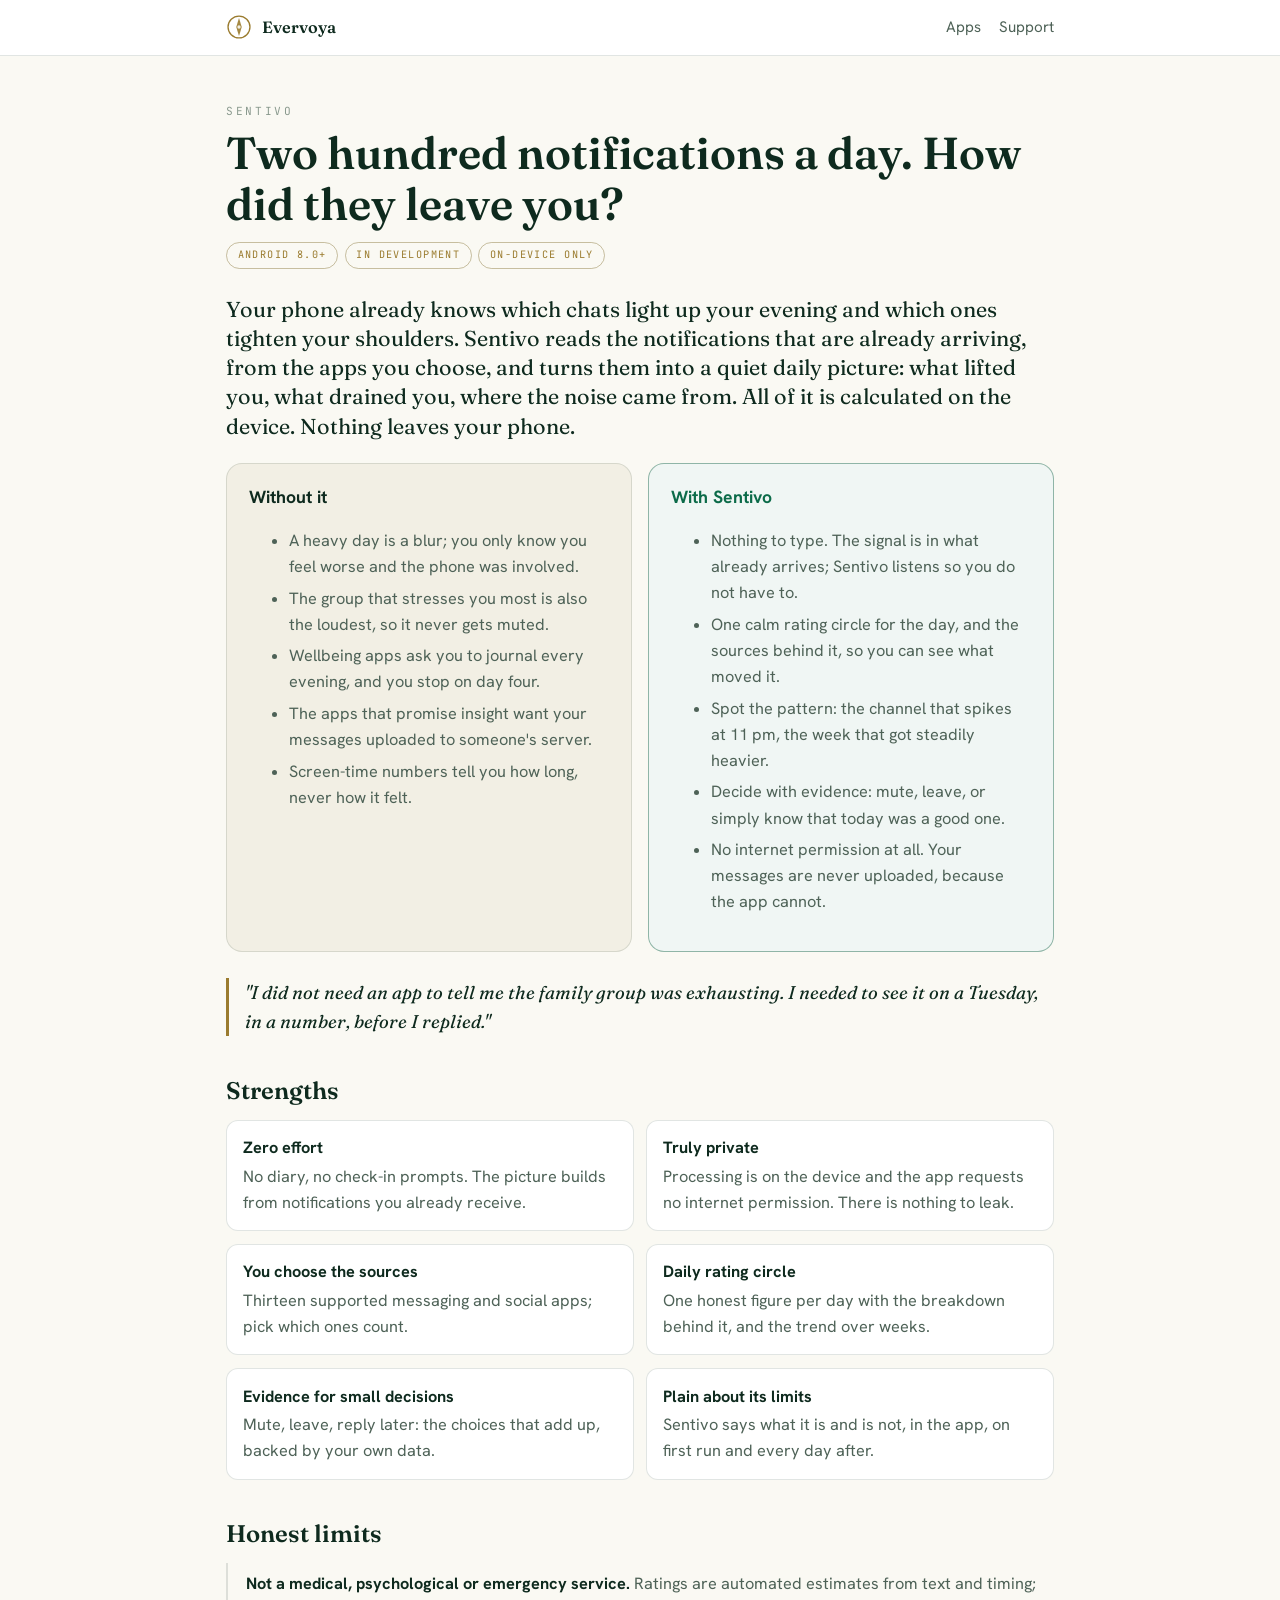
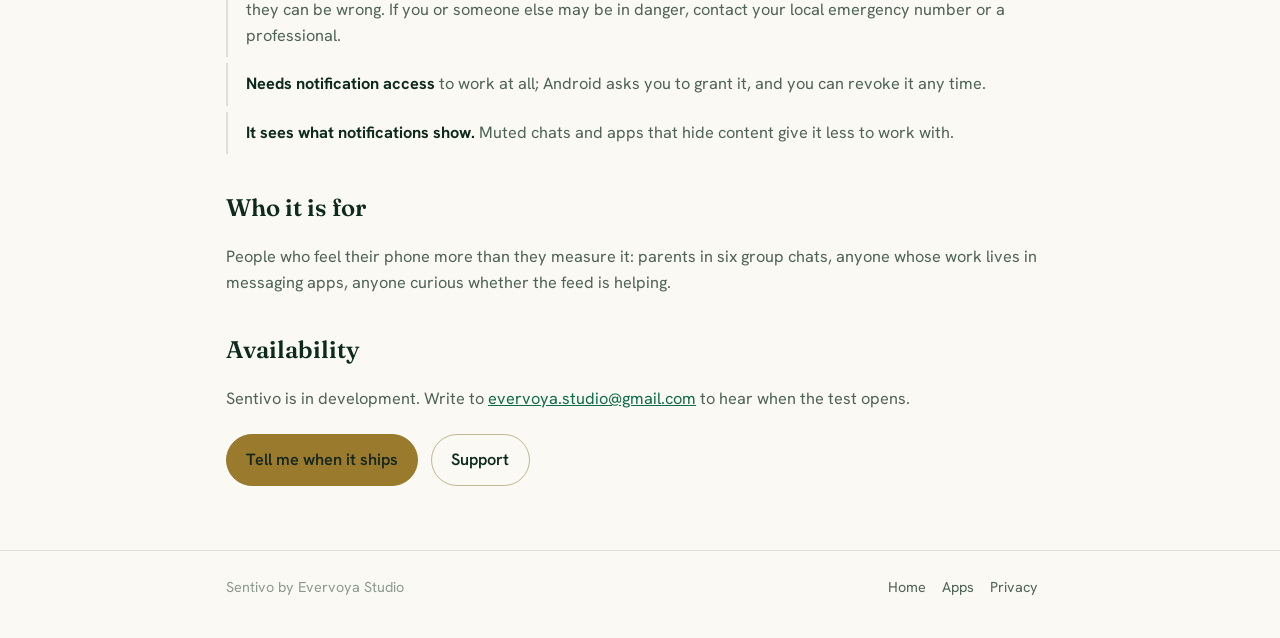
<file: apps/sentivo.html>
<!doctype html>
<html lang="en">
<head>
<meta charset="utf-8">
<!-- Google Analytics 4 (site visits only). No ads use; analytics storage off by default in the EEA, UK and Switzerland. -->
<script async src="https://www.googletagmanager.com/gtag/js?id=G-HEBNJW35FW"></script>
<script>
window.dataLayer = window.dataLayer || [];
function gtag(){dataLayer.push(arguments);}
gtag('consent', 'default', {ad_storage: 'denied', ad_user_data: 'denied', ad_personalization: 'denied', analytics_storage: 'granted'});
gtag('consent', 'default', {analytics_storage: 'denied', region: ['AT','BE','BG','HR','CY','CZ','DK','EE','FI','FR','DE','GR','HU','IE','IT','LV','LT','LU','MT','NL','PL','PT','RO','SK','SI','ES','SE','IS','LI','NO','GB','CH']});
gtag('js', new Date());
gtag('config', 'G-HEBNJW35FW', {allow_google_signals: false, allow_ad_personalization_signals: false});
</script>
<meta name="viewport" content="width=device-width, initial-scale=1, viewport-fit=cover">
<title>Sentivo — Notice how your phone makes you feel</title>
<meta name="description" content="Sentivo by Evervoya Studio turns the notifications already arriving on your phone into a calm, private picture of your social wellbeing, calculated entirely on the device.">
<link rel="icon" href="/favicon.svg" type="image/svg+xml">
<meta property="og:type" content="website">
<meta property="og:site_name" content="Evervoya Studio">
<meta property="og:title" content="Sentivo — Notice how your phone makes you feel">
<meta property="og:description" content="Wellbeing signals from your notifications, calculated on the device. Not a medical service.">
<meta property="og:url" content="https://evervoya.github.io/apps/sentivo.html">
<meta property="og:image" content="https://evervoya.github.io/og-image.png">
<link rel="preconnect" href="https://fonts.googleapis.com">
<link rel="preconnect" href="https://fonts.gstatic.com" crossorigin>
<link rel="stylesheet" href="https://fonts.googleapis.com/css2?family=Fraunces:ital,opsz,wght@0,9..144,400;0,9..144,500;0,9..144,600;1,9..144,400&family=Hanken+Grotesk:wght@400;500;600;700&family=JetBrains+Mono:wght@400;500&display=swap">
<link rel="stylesheet" href="/pages.css">
</head>
<body>
<header class="top">
  <div class="wrap">
    <a class="brand" href="/">
      <svg class="mark" viewBox="0 0 32 32" fill="none" aria-hidden="true"><circle cx="16" cy="16" r="13.5" stroke="currentColor" stroke-width="1.6"/><path d="M16 5 L19.4 16 L16 27 L12.6 16 Z" fill="currentColor" opacity="0.9"/><circle cx="16" cy="16" r="2.1" style="fill:var(--surface-2)"/></svg>
      Evervoya
    </a>
    <nav class="links">
      <a href="/#apps">Apps</a>
      <a href="/#support">Support</a>
    </nav>
  </div>
</header>

<main>
  <div class="wrap">
    <span class="eyebrow">Sentivo</span>
    <h1>Two hundred notifications a day. How did they leave you?</h1>
    <p class="meta"><span class="chip">Android 8.0+</span><span class="chip">In development</span><span class="chip">On-device only</span></p>
    <p class="hook">Your phone already knows which chats light up your evening and which ones tighten your shoulders. Sentivo reads the notifications that are already arriving, from the apps you choose, and turns them into a quiet daily picture: what lifted you, what drained you, where the noise came from. All of it is calculated on the device. Nothing leaves your phone.</p>

    <div class="grid">
      <div class="pain">
        <h3>Without it</h3>
        <ul>
          <li>A heavy day is a blur; you only know you feel worse and the phone was involved.</li>
          <li>The group that stresses you most is also the loudest, so it never gets muted.</li>
          <li>Wellbeing apps ask you to journal every evening, and you stop on day four.</li>
          <li>The apps that promise insight want your messages uploaded to someone's server.</li>
          <li>Screen-time numbers tell you how long, never how it felt.</li>
        </ul>
      </div>
      <div class="joy">
        <h3>With Sentivo</h3>
        <ul>
          <li>Nothing to type. The signal is in what already arrives; Sentivo listens so you do not have to.</li>
          <li>One calm rating circle for the day, and the sources behind it, so you can see what moved it.</li>
          <li>Spot the pattern: the channel that spikes at 11 pm, the week that got steadily heavier.</li>
          <li>Decide with evidence: mute, leave, or simply know that today was a good one.</li>
          <li>No internet permission at all. Your messages are never uploaded, because the app cannot.</li>
        </ul>
      </div>
    </div>

    <p class="quote">"I did not need an app to tell me the family group was exhausting. I needed to see it on a Tuesday, in a number, before I replied."</p>

    <h2>Strengths</h2>
    <ul class="pros">
      <li><strong>Zero effort</strong>No diary, no check-in prompts. The picture builds from notifications you already receive.</li>
      <li><strong>Truly private</strong>Processing is on the device and the app requests no internet permission. There is nothing to leak.</li>
      <li><strong>You choose the sources</strong>Thirteen supported messaging and social apps; pick which ones count.</li>
      <li><strong>Daily rating circle</strong>One honest figure per day with the breakdown behind it, and the trend over weeks.</li>
      <li><strong>Evidence for small decisions</strong>Mute, leave, reply later: the choices that add up, backed by your own data.</li>
      <li><strong>Plain about its limits</strong>Sentivo says what it is and is not, in the app, on first run and every day after.</li>
    </ul>

    <h2>Honest limits</h2>
    <ul class="cons">
      <li><strong>Not a medical, psychological or emergency service.</strong> Ratings are automated estimates from text and timing; they can be wrong. If you or someone else may be in danger, contact your local emergency number or a professional.</li>
      <li><strong>Needs notification access</strong> to work at all; Android asks you to grant it, and you can revoke it any time.</li>
      <li><strong>It sees what notifications show.</strong> Muted chats and apps that hide content give it less to work with.</li>
    </ul>

    <h2>Who it is for</h2>
    <p>People who feel their phone more than they measure it: parents in six group chats, anyone whose work lives in messaging apps, anyone curious whether the feed is helping.</p>

    <h2>Availability</h2>
    <p>Sentivo is in development. Write to <a href="mailto:evervoya.studio@gmail.com">evervoya.studio@gmail.com</a> to hear when the test opens.</p>
    <div class="cta">
      <a class="btn btn-primary" href="mailto:evervoya.studio@gmail.com?subject=Sentivo">Tell me when it ships</a>
      <a class="btn" href="/#support">Support</a>
    </div>
  </div>
</main>

<footer>
  <div class="wrap">
    <span>Sentivo by Evervoya Studio</span>
    <span><a href="/">Home</a><a href="/#apps">Apps</a><a href="/privacy/sentivo.html">Privacy</a></span>
  </div>
</footer>
</body>
</html>
</file>
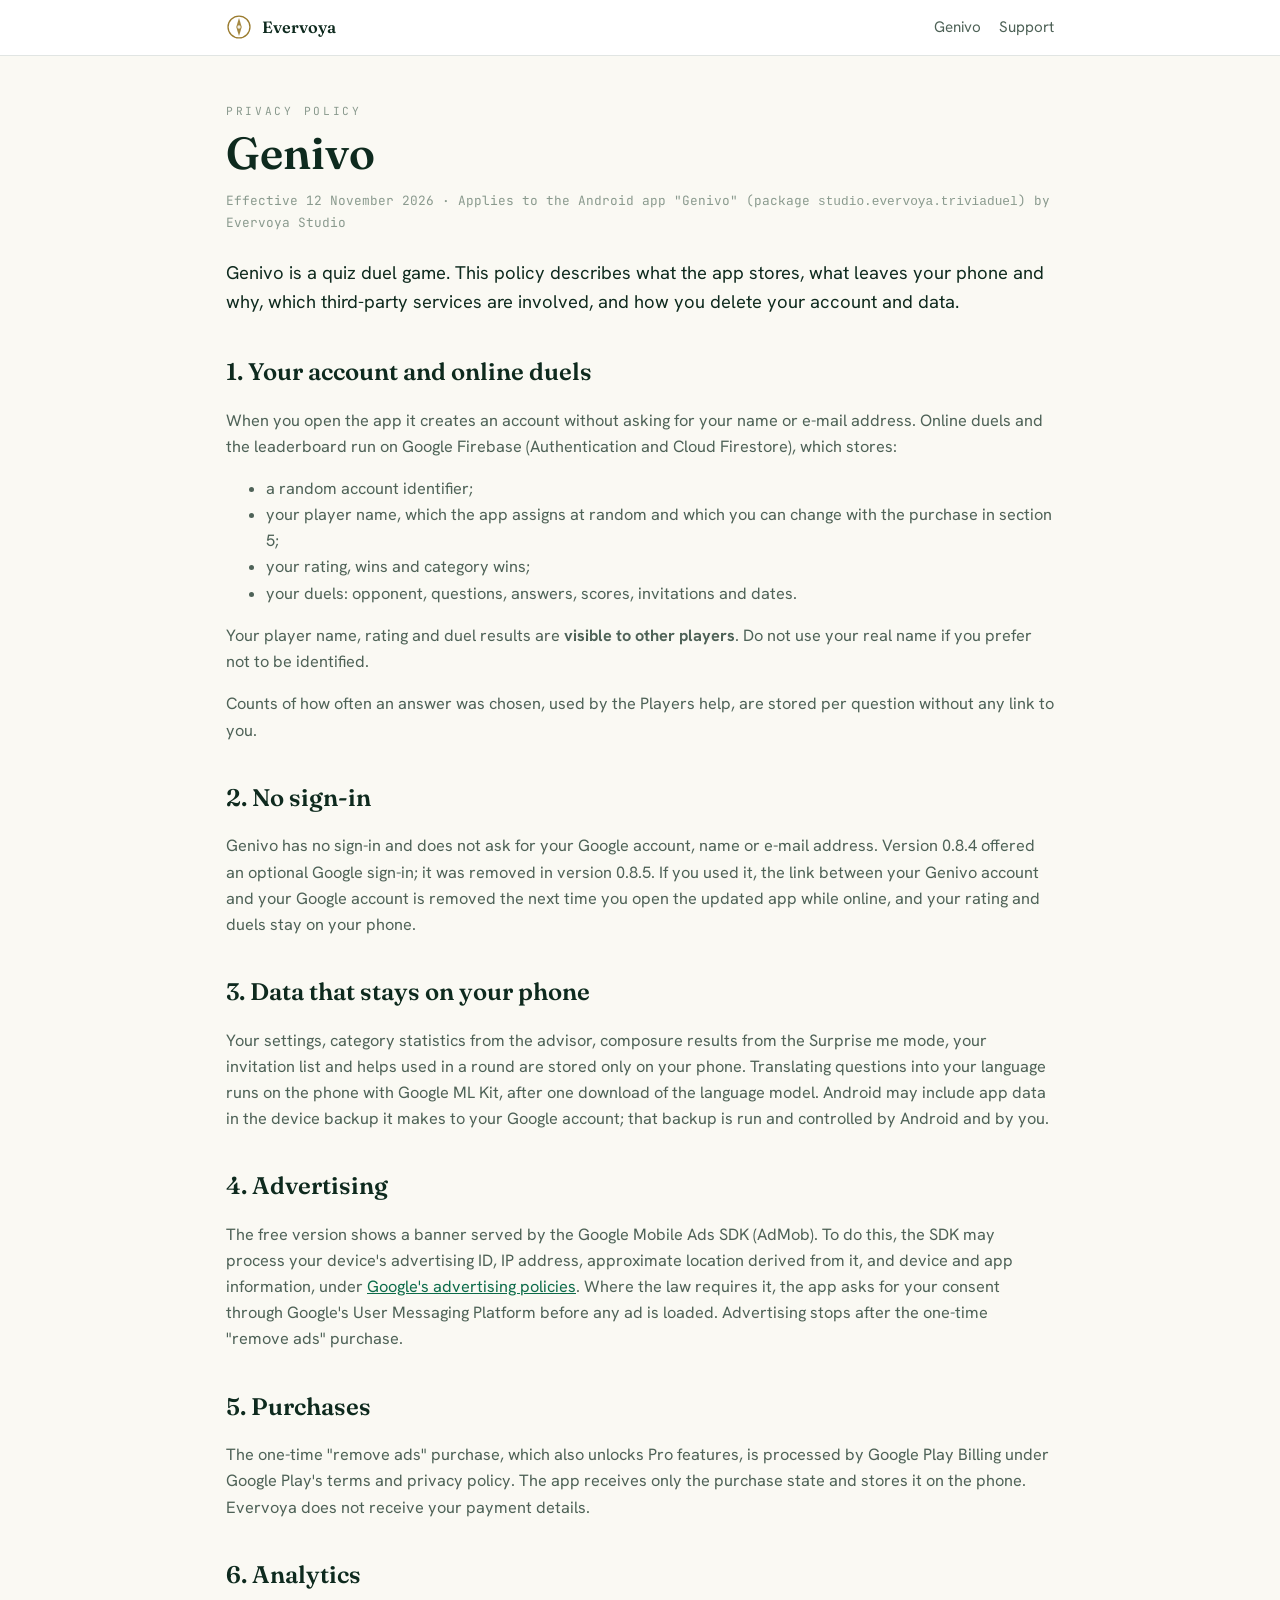
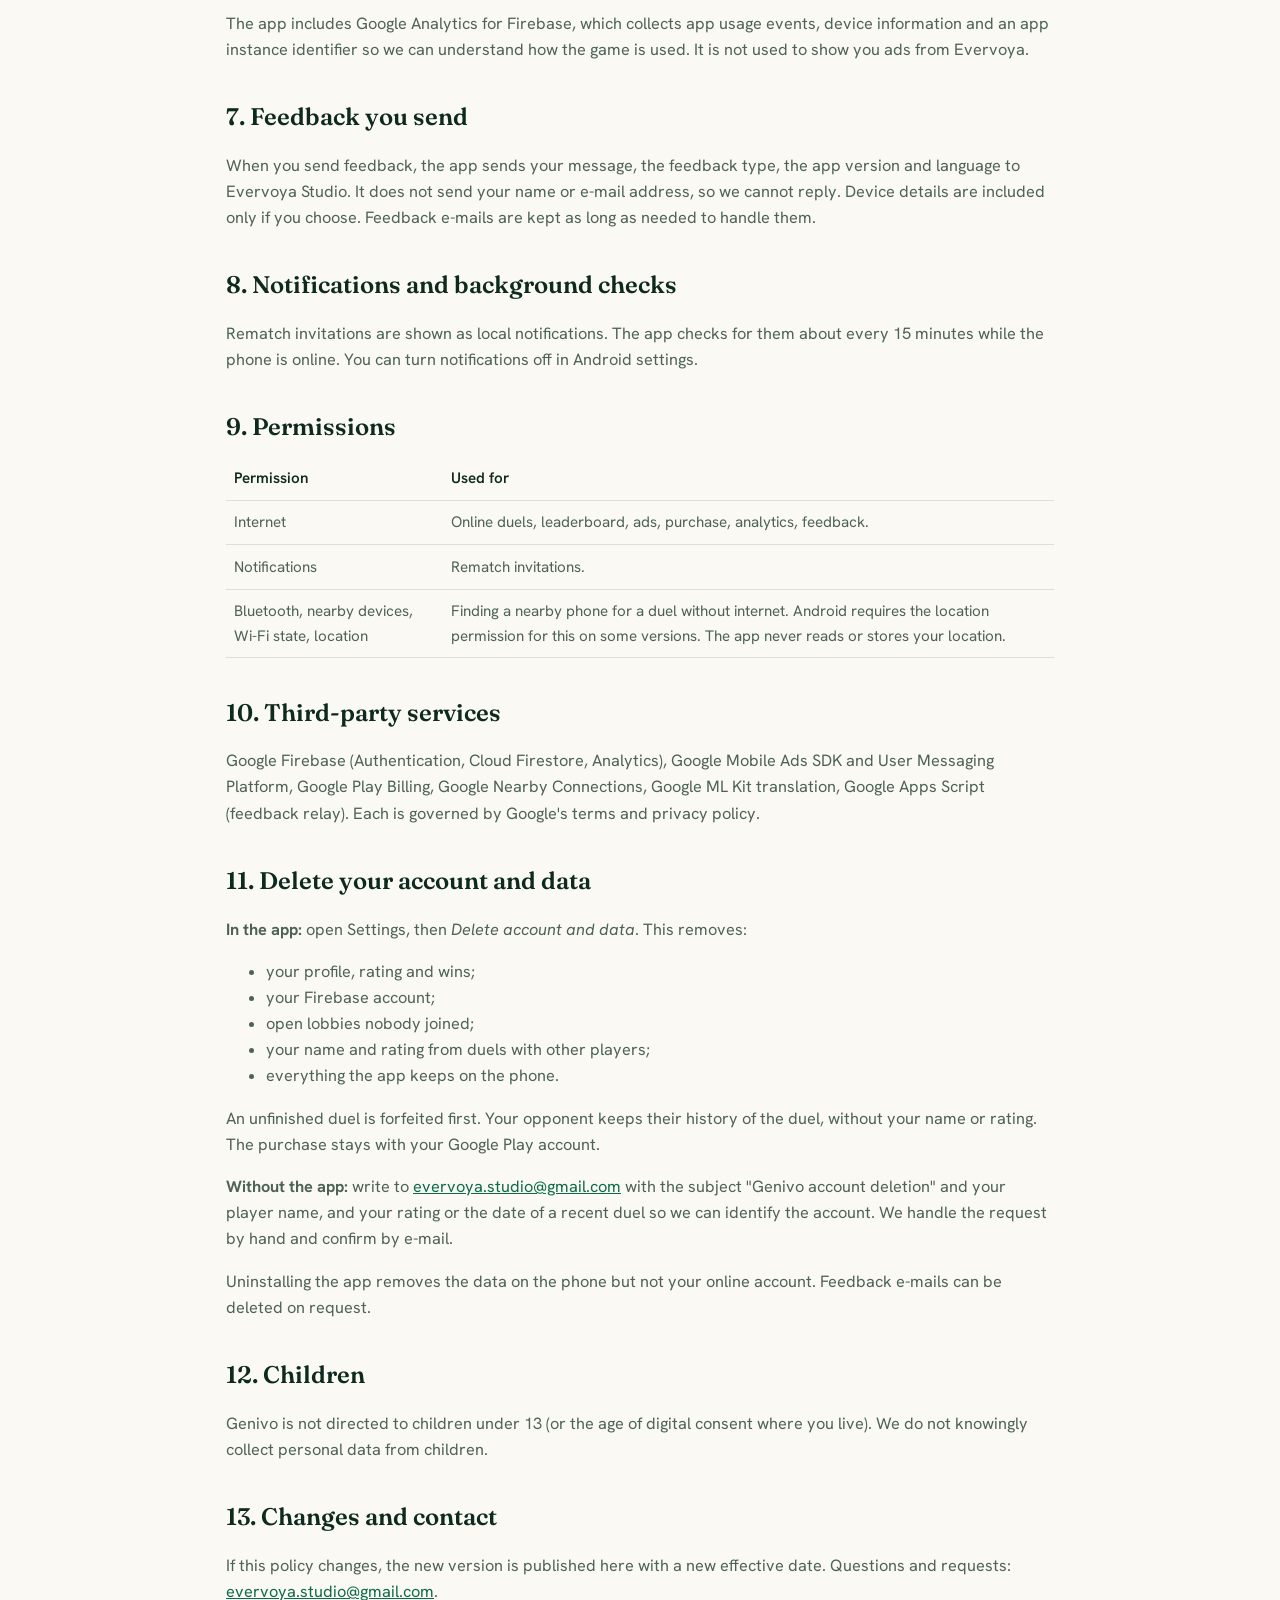
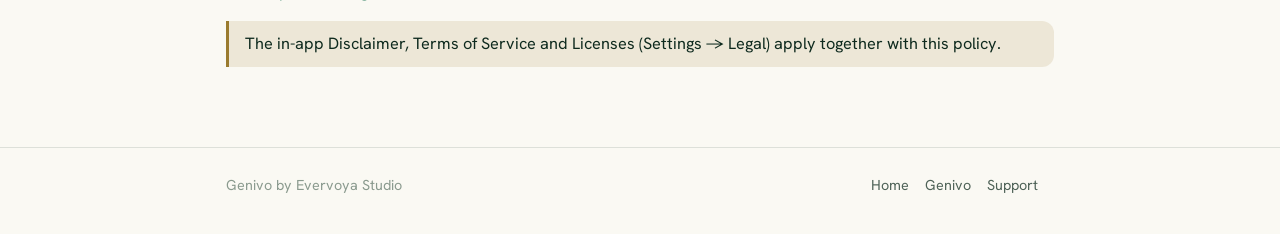
<file: privacy/genivo.html>
<!doctype html>
<html lang="en">
<head>
<meta charset="utf-8">
<!-- Google Analytics 4 (site visits only). No ads use; analytics storage off by default in the EEA, UK and Switzerland. -->
<script async src="https://www.googletagmanager.com/gtag/js?id=G-HEBNJW35FW"></script>
<script>
window.dataLayer = window.dataLayer || [];
function gtag(){dataLayer.push(arguments);}
gtag('consent', 'default', {ad_storage: 'denied', ad_user_data: 'denied', ad_personalization: 'denied', analytics_storage: 'granted'});
gtag('consent', 'default', {analytics_storage: 'denied', region: ['AT','BE','BG','HR','CY','CZ','DK','EE','FI','FR','DE','GR','HU','IE','IT','LV','LT','LU','MT','NL','PL','PT','RO','SK','SI','ES','SE','IS','LI','NO','GB','CH']});
gtag('js', new Date());
gtag('config', 'G-HEBNJW35FW', {allow_google_signals: false, allow_ad_personalization_signals: false});
</script>
<meta name="viewport" content="width=device-width, initial-scale=1, viewport-fit=cover">
<title>Privacy Policy — Genivo</title>
<meta name="description" content="Privacy policy of Genivo: what the online duels store, what ads, purchases, analytics and feedback process, and how to delete your account and data.">
<link rel="icon" href="/favicon.svg" type="image/svg+xml">
<link rel="preconnect" href="https://fonts.googleapis.com">
<link rel="preconnect" href="https://fonts.gstatic.com" crossorigin>
<link rel="stylesheet" href="https://fonts.googleapis.com/css2?family=Fraunces:ital,opsz,wght@0,9..144,400;0,9..144,500;0,9..144,600&family=Hanken+Grotesk:wght@400;500;600;700&family=JetBrains+Mono:wght@400;500&display=swap">
<link rel="stylesheet" href="/pages.css">
</head>
<body>
<header class="top">
  <div class="wrap">
    <a class="brand" href="/">
      <svg class="mark" viewBox="0 0 32 32" fill="none" aria-hidden="true"><circle cx="16" cy="16" r="13.5" stroke="currentColor" stroke-width="1.6"/><path d="M16 5 L19.4 16 L16 27 L12.6 16 Z" fill="currentColor" opacity="0.9"/><circle cx="16" cy="16" r="2.1" style="fill:var(--surface-2)"/></svg>
      Evervoya
    </a>
    <nav class="links">
      <a href="/apps/genivo.html">Genivo</a>
      <a href="/#support">Support</a>
    </nav>
  </div>
</header>

<main>
  <div class="wrap">
    <span class="eyebrow">Privacy policy</span>
    <h1>Genivo</h1>
    <p class="meta">Effective 12 November 2026 · Applies to the Android app "Genivo" (package <code>studio.evervoya.triviaduel</code>) by Evervoya Studio</p>

    <p class="lede">Genivo is a quiz duel game. This policy describes what the app stores, what leaves your phone and why, which third-party services are involved, and how you delete your account and data.</p>

    <h2>1. Your account and online duels</h2>
    <p>When you open the app it creates an account without asking for your name or e-mail address. Online duels and the leaderboard run on Google Firebase (Authentication and Cloud Firestore), which stores:</p>
    <ul>
      <li>a random account identifier;</li>
      <li>your player name, which the app assigns at random and which you can change with the purchase in section 5;</li>
      <li>your rating, wins and category wins;</li>
      <li>your duels: opponent, questions, answers, scores, invitations and dates.</li>
    </ul>
    <p>Your player name, rating and duel results are <strong>visible to other players</strong>. Do not use your real name if you prefer not to be identified.</p>
    <p>Counts of how often an answer was chosen, used by the Players help, are stored per question without any link to you.</p>

    <h2>2. No sign-in</h2>
    <p>Genivo has no sign-in and does not ask for your Google account, name or e-mail address. Version 0.8.4 offered an optional Google sign-in; it was removed in version 0.8.5. If you used it, the link between your Genivo account and your Google account is removed the next time you open the updated app while online, and your rating and duels stay on your phone.</p>

    <h2>3. Data that stays on your phone</h2>
    <p>Your settings, category statistics from the advisor, composure results from the Surprise me mode, your invitation list and helps used in a round are stored only on your phone. Translating questions into your language runs on the phone with Google ML Kit, after one download of the language model. Android may include app data in the device backup it makes to your Google account; that backup is run and controlled by Android and by you.</p>

    <h2>4. Advertising</h2>
    <p>The free version shows a banner served by the Google Mobile Ads SDK (AdMob). To do this, the SDK may process your device's advertising ID, IP address, approximate location derived from it, and device and app information, under <a href="https://policies.google.com/technologies/ads">Google's advertising policies</a>. Where the law requires it, the app asks for your consent through Google's User Messaging Platform before any ad is loaded. Advertising stops after the one-time "remove ads" purchase.</p>

    <h2>5. Purchases</h2>
    <p>The one-time "remove ads" purchase, which also unlocks Pro features, is processed by Google Play Billing under Google Play's terms and privacy policy. The app receives only the purchase state and stores it on the phone. Evervoya does not receive your payment details.</p>

    <h2>6. Analytics</h2>
    <p>The app includes Google Analytics for Firebase, which collects app usage events, device information and an app instance identifier so we can understand how the game is used. It is not used to show you ads from Evervoya.</p>

    <h2>7. Feedback you send</h2>
    <p>When you send feedback, the app sends your message, the feedback type, the app version and language to Evervoya Studio. It does not send your name or e-mail address, so we cannot reply. Device details are included only if you choose. Feedback e-mails are kept as long as needed to handle them.</p>

    <h2>8. Notifications and background checks</h2>
    <p>Rematch invitations are shown as local notifications. The app checks for them about every 15 minutes while the phone is online. You can turn notifications off in Android settings.</p>

    <h2>9. Permissions</h2>
    <table>
      <tr><th>Permission</th><th>Used for</th></tr>
      <tr><td>Internet</td><td>Online duels, leaderboard, ads, purchase, analytics, feedback.</td></tr>
      <tr><td>Notifications</td><td>Rematch invitations.</td></tr>
      <tr><td>Bluetooth, nearby devices, Wi-Fi state, location</td><td>Finding a nearby phone for a duel without internet. Android requires the location permission for this on some versions. The app never reads or stores your location.</td></tr>
    </table>

    <h2>10. Third-party services</h2>
    <p>Google Firebase (Authentication, Cloud Firestore, Analytics), Google Mobile Ads SDK and User Messaging Platform, Google Play Billing, Google Nearby Connections, Google ML Kit translation, Google Apps Script (feedback relay). Each is governed by Google's terms and privacy policy.</p>

    <h2 id="delete">11. Delete your account and data</h2>
    <p><strong>In the app:</strong> open Settings, then <em>Delete account and data</em>. This removes:</p>
    <ul>
      <li>your profile, rating and wins;</li>
      <li>your Firebase account;</li>
      <li>open lobbies nobody joined;</li>
      <li>your name and rating from duels with other players;</li>
      <li>everything the app keeps on the phone.</li>
    </ul>
    <p>An unfinished duel is forfeited first. Your opponent keeps their history of the duel, without your name or rating. The purchase stays with your Google Play account.</p>
    <p><strong>Without the app:</strong> write to <a href="mailto:evervoya.studio@gmail.com?subject=Genivo%20account%20deletion">evervoya.studio@gmail.com</a> with the subject "Genivo account deletion" and your player name, and your rating or the date of a recent duel so we can identify the account. We handle the request by hand and confirm by e-mail.</p>
    <p>Uninstalling the app removes the data on the phone but not your online account. Feedback e-mails can be deleted on request.</p>

    <h2>12. Children</h2>
    <p>Genivo is not directed to children under 13 (or the age of digital consent where you live). We do not knowingly collect personal data from children.</p>

    <h2>13. Changes and contact</h2>
    <p>If this policy changes, the new version is published here with a new effective date. Questions and requests: <a href="mailto:evervoya.studio@gmail.com">evervoya.studio@gmail.com</a>.</p>
    <p class="note">The in-app Disclaimer, Terms of Service and Licenses (Settings → Legal) apply together with this policy.</p>
  </div>
</main>

<footer>
  <div class="wrap">
    <span>Genivo by Evervoya Studio</span>
    <span><a href="/">Home</a><a href="/apps/genivo.html">Genivo</a><a href="/#support">Support</a></span>
  </div>
</footer>
</body>
</html>
</file>
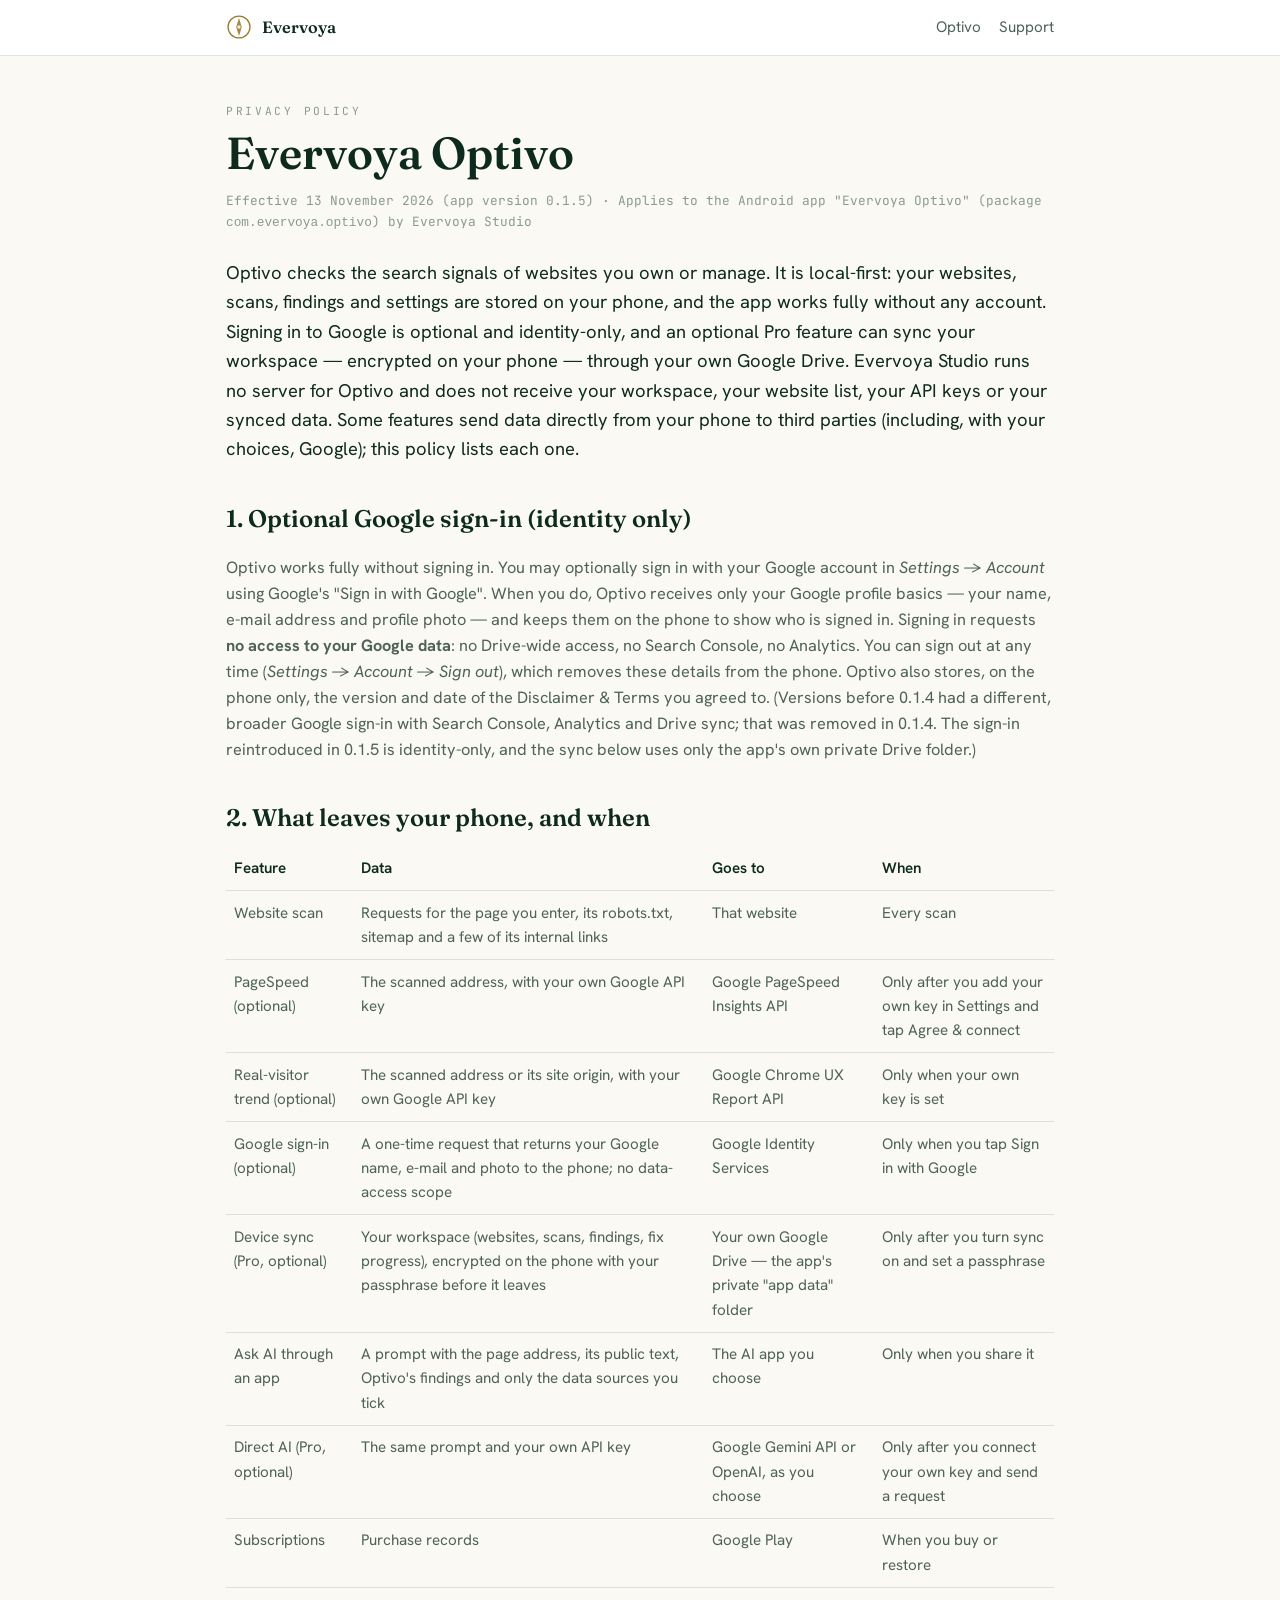
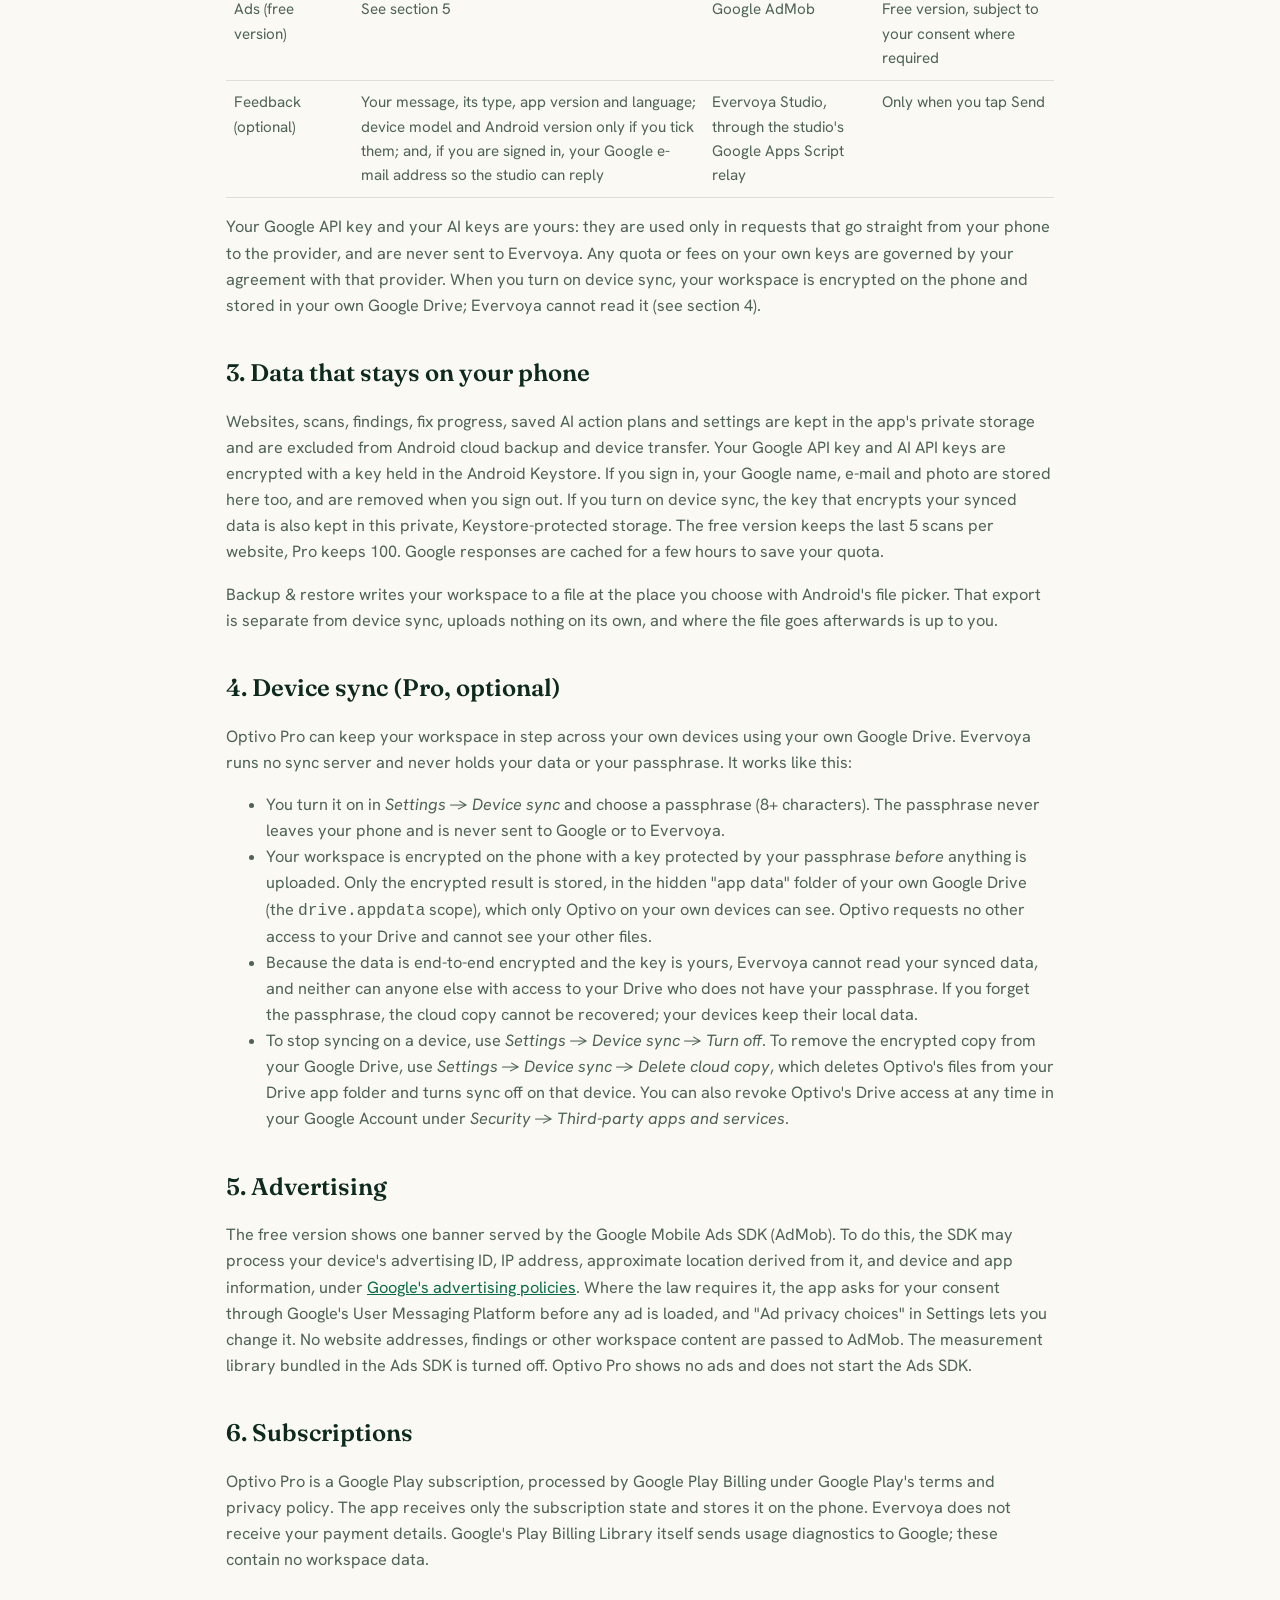
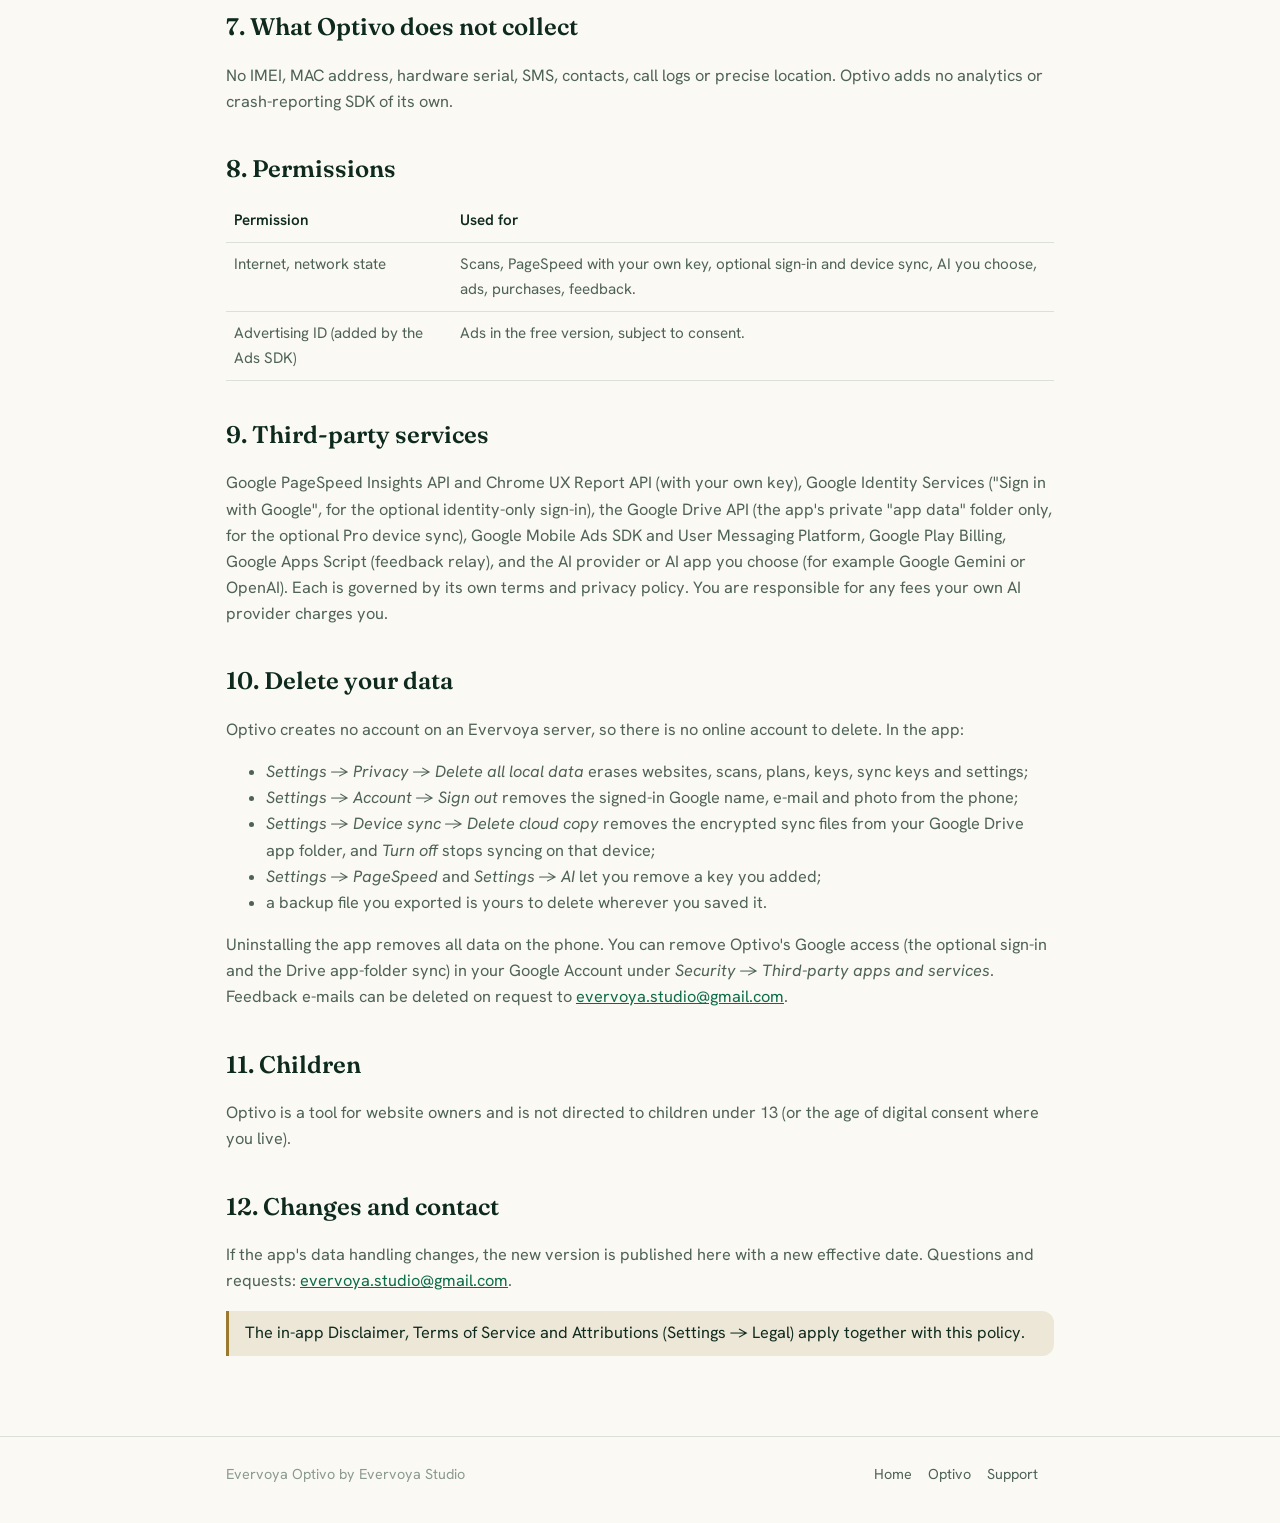
<file: privacy/optivo.html>
<!doctype html>
<html lang="en">
<head>
<meta charset="utf-8">
<!-- Google Analytics 4 (site visits only). No ads use; analytics storage off by default in the EEA, UK and Switzerland. -->
<script async src="https://www.googletagmanager.com/gtag/js?id=G-HEBNJW35FW"></script>
<script>
window.dataLayer = window.dataLayer || [];
function gtag(){dataLayer.push(arguments);}
gtag('consent', 'default', {ad_storage: 'denied', ad_user_data: 'denied', ad_personalization: 'denied', analytics_storage: 'granted'});
gtag('consent', 'default', {analytics_storage: 'denied', region: ['AT','BE','BG','HR','CY','CZ','DK','EE','FI','FR','DE','GR','HU','IE','IT','LV','LT','LU','MT','NL','PL','PT','RO','SK','SI','ES','SE','IS','LI','NO','GB','CH']});
gtag('js', new Date());
gtag('config', 'G-HEBNJW35FW', {allow_google_signals: false, allow_ad_personalization_signals: false});
</script>
<meta name="viewport" content="width=device-width, initial-scale=1, viewport-fit=cover">
<title>Privacy Policy — Evervoya Optivo</title>
<meta name="description" content="Privacy policy of Evervoya Optivo: what stays on your phone, the optional Google sign-in and encrypted device sync, what goes to Google, the websites you scan and the AI you choose, ads, subscriptions, and how to delete your data.">
<link rel="icon" href="/favicon.svg" type="image/svg+xml">
<link rel="preconnect" href="https://fonts.googleapis.com">
<link rel="preconnect" href="https://fonts.gstatic.com" crossorigin>
<link rel="stylesheet" href="https://fonts.googleapis.com/css2?family=Fraunces:ital,opsz,wght@0,9..144,400;0,9..144,500;0,9..144,600&family=Hanken+Grotesk:wght@400;500;600;700&family=JetBrains+Mono:wght@400;500&display=swap">
<link rel="stylesheet" href="/pages.css">
</head>
<body>
<header class="top">
  <div class="wrap">
    <a class="brand" href="/">
      <svg class="mark" viewBox="0 0 32 32" fill="none" aria-hidden="true"><circle cx="16" cy="16" r="13.5" stroke="currentColor" stroke-width="1.6"/><path d="M16 5 L19.4 16 L16 27 L12.6 16 Z" fill="currentColor" opacity="0.9"/><circle cx="16" cy="16" r="2.1" style="fill:var(--surface-2)"/></svg>
      Evervoya
    </a>
    <nav class="links">
      <a href="/apps/optivo.html">Optivo</a>
      <a href="/#support">Support</a>
    </nav>
  </div>
</header>

<main>
  <div class="wrap">
    <span class="eyebrow">Privacy policy</span>
    <h1>Evervoya Optivo</h1>
    <p class="meta">Effective 13 November 2026 (app version 0.1.5) · Applies to the Android app "Evervoya Optivo" (package <code>com.evervoya.optivo</code>) by Evervoya Studio</p>

    <p class="lede">Optivo checks the search signals of websites you own or manage. It is local-first: your websites, scans, findings and settings are stored on your phone, and the app works fully without any account. Signing in to Google is optional and identity-only, and an optional Pro feature can sync your workspace — encrypted on your phone — through your own Google Drive. Evervoya Studio runs no server for Optivo and does not receive your workspace, your website list, your API keys or your synced data. Some features send data directly from your phone to third parties (including, with your choices, Google); this policy lists each one.</p>

    <h2>1. Optional Google sign-in (identity only)</h2>
    <p>Optivo works fully without signing in. You may optionally sign in with your Google account in <em>Settings → Account</em> using Google's "Sign in with Google". When you do, Optivo receives only your Google profile basics — your name, e-mail address and profile photo — and keeps them on the phone to show who is signed in. Signing in requests <strong>no access to your Google data</strong>: no Drive-wide access, no Search Console, no Analytics. You can sign out at any time (<em>Settings → Account → Sign out</em>), which removes these details from the phone. Optivo also stores, on the phone only, the version and date of the Disclaimer &amp; Terms you agreed to. (Versions before 0.1.4 had a different, broader Google sign-in with Search Console, Analytics and Drive sync; that was removed in 0.1.4. The sign-in reintroduced in 0.1.5 is identity-only, and the sync below uses only the app's own private Drive folder.)</p>

    <h2>2. What leaves your phone, and when</h2>
    <table>
      <tr><th>Feature</th><th>Data</th><th>Goes to</th><th>When</th></tr>
      <tr><td>Website scan</td><td>Requests for the page you enter, its robots.txt, sitemap and a few of its internal links</td><td>That website</td><td>Every scan</td></tr>
      <tr><td>PageSpeed (optional)</td><td>The scanned address, with your own Google API key</td><td>Google PageSpeed Insights API</td><td>Only after you add your own key in Settings and tap Agree &amp; connect</td></tr>
      <tr><td>Real-visitor trend (optional)</td><td>The scanned address or its site origin, with your own Google API key</td><td>Google Chrome UX Report API</td><td>Only when your own key is set</td></tr>
      <tr><td>Google sign-in (optional)</td><td>A one-time request that returns your Google name, e-mail and photo to the phone; no data-access scope</td><td>Google Identity Services</td><td>Only when you tap Sign in with Google</td></tr>
      <tr><td>Device sync (Pro, optional)</td><td>Your workspace (websites, scans, findings, fix progress), encrypted on the phone with your passphrase before it leaves</td><td>Your own Google Drive — the app's private "app data" folder</td><td>Only after you turn sync on and set a passphrase</td></tr>
      <tr><td>Ask AI through an app</td><td>A prompt with the page address, its public text, Optivo's findings and only the data sources you tick</td><td>The AI app you choose</td><td>Only when you share it</td></tr>
      <tr><td>Direct AI (Pro, optional)</td><td>The same prompt and your own API key</td><td>Google Gemini API or OpenAI, as you choose</td><td>Only after you connect your own key and send a request</td></tr>
      <tr><td>Subscriptions</td><td>Purchase records</td><td>Google Play</td><td>When you buy or restore</td></tr>
      <tr><td>Ads (free version)</td><td>See section 5</td><td>Google AdMob</td><td>Free version, subject to your consent where required</td></tr>
      <tr><td>Feedback (optional)</td><td>Your message, its type, app version and language; device model and Android version only if you tick them; and, if you are signed in, your Google e-mail address so the studio can reply</td><td>Evervoya Studio, through the studio's Google Apps Script relay</td><td>Only when you tap Send</td></tr>
    </table>
    <p>Your Google API key and your AI keys are yours: they are used only in requests that go straight from your phone to the provider, and are never sent to Evervoya. Any quota or fees on your own keys are governed by your agreement with that provider. When you turn on device sync, your workspace is encrypted on the phone and stored in your own Google Drive; Evervoya cannot read it (see section 4).</p>

    <h2>3. Data that stays on your phone</h2>
    <p>Websites, scans, findings, fix progress, saved AI action plans and settings are kept in the app's private storage and are excluded from Android cloud backup and device transfer. Your Google API key and AI API keys are encrypted with a key held in the Android Keystore. If you sign in, your Google name, e-mail and photo are stored here too, and are removed when you sign out. If you turn on device sync, the key that encrypts your synced data is also kept in this private, Keystore-protected storage. The free version keeps the last 5 scans per website, Pro keeps 100. Google responses are cached for a few hours to save your quota.</p>
    <p>Backup &amp; restore writes your workspace to a file at the place you choose with Android's file picker. That export is separate from device sync, uploads nothing on its own, and where the file goes afterwards is up to you.</p>

    <h2>4. Device sync (Pro, optional)</h2>
    <p>Optivo Pro can keep your workspace in step across your own devices using your own Google Drive. Evervoya runs no sync server and never holds your data or your passphrase. It works like this:</p>
    <ul>
      <li>You turn it on in <em>Settings → Device sync</em> and choose a passphrase (8+ characters). The passphrase never leaves your phone and is never sent to Google or to Evervoya.</li>
      <li>Your workspace is encrypted on the phone with a key protected by your passphrase <em>before</em> anything is uploaded. Only the encrypted result is stored, in the hidden "app data" folder of your own Google Drive (the <code>drive.appdata</code> scope), which only Optivo on your own devices can see. Optivo requests no other access to your Drive and cannot see your other files.</li>
      <li>Because the data is end-to-end encrypted and the key is yours, Evervoya cannot read your synced data, and neither can anyone else with access to your Drive who does not have your passphrase. If you forget the passphrase, the cloud copy cannot be recovered; your devices keep their local data.</li>
      <li>To stop syncing on a device, use <em>Settings → Device sync → Turn off</em>. To remove the encrypted copy from your Google Drive, use <em>Settings → Device sync → Delete cloud copy</em>, which deletes Optivo's files from your Drive app folder and turns sync off on that device. You can also revoke Optivo's Drive access at any time in your Google Account under <em>Security → Third-party apps and services</em>.</li>
    </ul>

    <h2>5. Advertising</h2>
    <p>The free version shows one banner served by the Google Mobile Ads SDK (AdMob). To do this, the SDK may process your device's advertising ID, IP address, approximate location derived from it, and device and app information, under <a href="https://policies.google.com/technologies/ads">Google's advertising policies</a>. Where the law requires it, the app asks for your consent through Google's User Messaging Platform before any ad is loaded, and "Ad privacy choices" in Settings lets you change it. No website addresses, findings or other workspace content are passed to AdMob. The measurement library bundled in the Ads SDK is turned off. Optivo Pro shows no ads and does not start the Ads SDK.</p>

    <h2>6. Subscriptions</h2>
    <p>Optivo Pro is a Google Play subscription, processed by Google Play Billing under Google Play's terms and privacy policy. The app receives only the subscription state and stores it on the phone. Evervoya does not receive your payment details. Google's Play Billing Library itself sends usage diagnostics to Google; these contain no workspace data.</p>

    <h2>7. What Optivo does not collect</h2>
    <p>No IMEI, MAC address, hardware serial, SMS, contacts, call logs or precise location. Optivo adds no analytics or crash-reporting SDK of its own.</p>

    <h2>8. Permissions</h2>
    <table>
      <tr><th>Permission</th><th>Used for</th></tr>
      <tr><td>Internet, network state</td><td>Scans, PageSpeed with your own key, optional sign-in and device sync, AI you choose, ads, purchases, feedback.</td></tr>
      <tr><td>Advertising ID (added by the Ads SDK)</td><td>Ads in the free version, subject to consent.</td></tr>
    </table>

    <h2>9. Third-party services</h2>
    <p>Google PageSpeed Insights API and Chrome UX Report API (with your own key), Google Identity Services ("Sign in with Google", for the optional identity-only sign-in), the Google Drive API (the app's private "app data" folder only, for the optional Pro device sync), Google Mobile Ads SDK and User Messaging Platform, Google Play Billing, Google Apps Script (feedback relay), and the AI provider or AI app you choose (for example Google Gemini or OpenAI). Each is governed by its own terms and privacy policy. You are responsible for any fees your own AI provider charges you.</p>

    <h2 id="delete">10. Delete your data</h2>
    <p>Optivo creates no account on an Evervoya server, so there is no online account to delete. In the app:</p>
    <ul>
      <li><em>Settings → Privacy → Delete all local data</em> erases websites, scans, plans, keys, sync keys and settings;</li>
      <li><em>Settings → Account → Sign out</em> removes the signed-in Google name, e-mail and photo from the phone;</li>
      <li><em>Settings → Device sync → Delete cloud copy</em> removes the encrypted sync files from your Google Drive app folder, and <em>Turn off</em> stops syncing on that device;</li>
      <li><em>Settings → PageSpeed</em> and <em>Settings → AI</em> let you remove a key you added;</li>
      <li>a backup file you exported is yours to delete wherever you saved it.</li>
    </ul>
    <p>Uninstalling the app removes all data on the phone. You can remove Optivo's Google access (the optional sign-in and the Drive app-folder sync) in your Google Account under <em>Security → Third-party apps and services</em>. Feedback e-mails can be deleted on request to <a href="mailto:evervoya.studio@gmail.com?subject=Optivo%20data%20deletion">evervoya.studio@gmail.com</a>.</p>

    <h2>11. Children</h2>
    <p>Optivo is a tool for website owners and is not directed to children under 13 (or the age of digital consent where you live).</p>

    <h2>12. Changes and contact</h2>
    <p>If the app's data handling changes, the new version is published here with a new effective date. Questions and requests: <a href="mailto:evervoya.studio@gmail.com">evervoya.studio@gmail.com</a>.</p>
    <p class="note">The in-app Disclaimer, Terms of Service and Attributions (Settings → Legal) apply together with this policy.</p>
  </div>
</main>

<footer>
  <div class="wrap">
    <span>Evervoya Optivo by Evervoya Studio</span>
    <span><a href="/">Home</a><a href="/apps/optivo.html">Optivo</a><a href="/#support">Support</a></span>
  </div>
</footer>
</body>
</html>
</file>
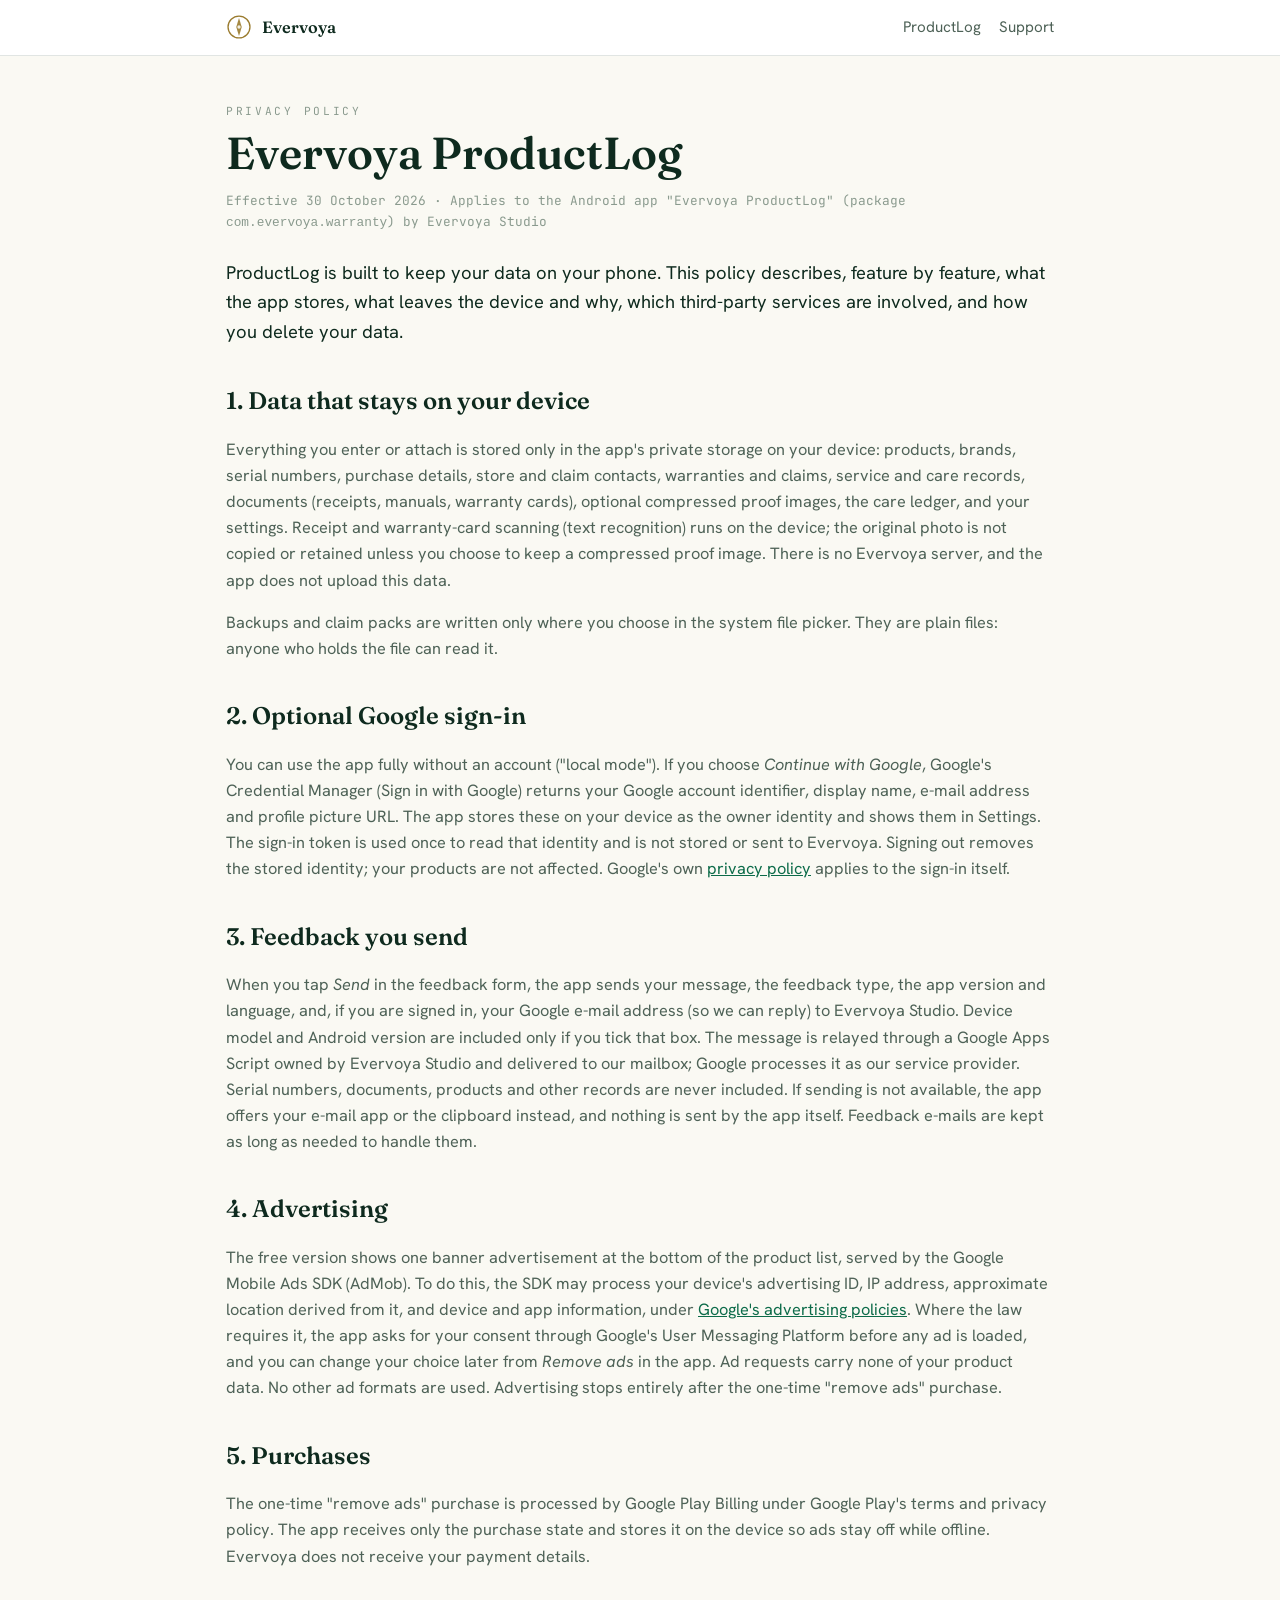
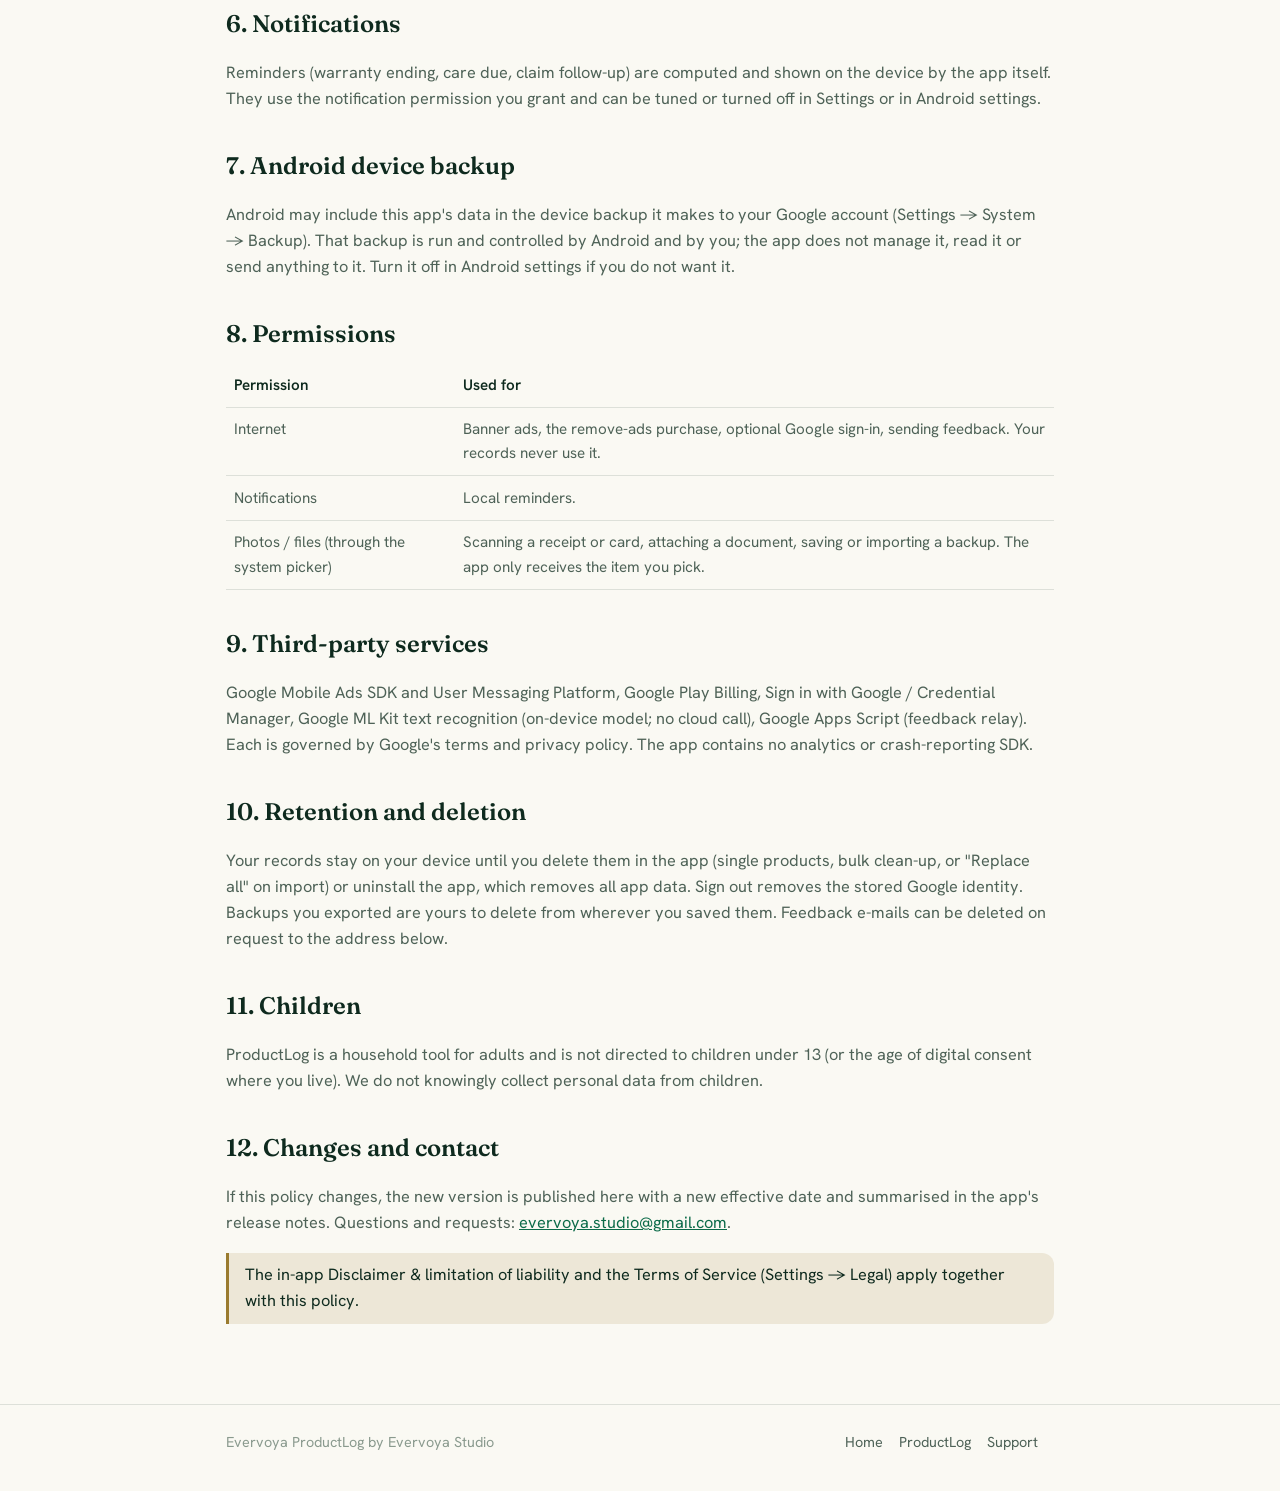
<file: privacy/productlog.html>
<!doctype html>
<html lang="en">
<head>
<meta charset="utf-8">
<!-- Google Analytics 4 (site visits only). No ads use; analytics storage off by default in the EEA, UK and Switzerland. -->
<script async src="https://www.googletagmanager.com/gtag/js?id=G-HEBNJW35FW"></script>
<script>
window.dataLayer = window.dataLayer || [];
function gtag(){dataLayer.push(arguments);}
gtag('consent', 'default', {ad_storage: 'denied', ad_user_data: 'denied', ad_personalization: 'denied', analytics_storage: 'granted'});
gtag('consent', 'default', {analytics_storage: 'denied', region: ['AT','BE','BG','HR','CY','CZ','DK','EE','FI','FR','DE','GR','HU','IE','IT','LV','LT','LU','MT','NL','PL','PT','RO','SK','SI','ES','SE','IS','LI','NO','GB','CH']});
gtag('js', new Date());
gtag('config', 'G-HEBNJW35FW', {allow_google_signals: false, allow_ad_personalization_signals: false});
</script>
<meta name="viewport" content="width=device-width, initial-scale=1, viewport-fit=cover">
<title>Privacy Policy — Evervoya ProductLog</title>
<meta name="description" content="Privacy policy of Evervoya ProductLog: what stays on your device, what the optional Google sign-in, feedback, ads and purchase features process, and how to delete your data.">
<link rel="icon" href="/favicon.svg" type="image/svg+xml">
<link rel="preconnect" href="https://fonts.googleapis.com">
<link rel="preconnect" href="https://fonts.gstatic.com" crossorigin>
<link rel="stylesheet" href="https://fonts.googleapis.com/css2?family=Fraunces:ital,opsz,wght@0,9..144,400;0,9..144,500;0,9..144,600&family=Hanken+Grotesk:wght@400;500;600;700&family=JetBrains+Mono:wght@400;500&display=swap">
<link rel="stylesheet" href="/pages.css">
</head>
<body>
<header class="top">
  <div class="wrap">
    <a class="brand" href="/">
      <svg class="mark" viewBox="0 0 32 32" fill="none" aria-hidden="true"><circle cx="16" cy="16" r="13.5" stroke="currentColor" stroke-width="1.6"/><path d="M16 5 L19.4 16 L16 27 L12.6 16 Z" fill="currentColor" opacity="0.9"/><circle cx="16" cy="16" r="2.1" style="fill:var(--surface-2)"/></svg>
      Evervoya
    </a>
    <nav class="links">
      <a href="/apps/productlog.html">ProductLog</a>
      <a href="/#support">Support</a>
    </nav>
  </div>
</header>

<main>
  <div class="wrap">
    <span class="eyebrow">Privacy policy</span>
    <h1>Evervoya ProductLog</h1>
    <p class="meta">Effective 30 October 2026 · Applies to the Android app "Evervoya ProductLog" (package <code>com.evervoya.warranty</code>) by Evervoya Studio</p>

    <p class="lede">ProductLog is built to keep your data on your phone. This policy describes, feature by feature, what the app stores, what leaves the device and why, which third-party services are involved, and how you delete your data.</p>

    <h2>1. Data that stays on your device</h2>
    <p>Everything you enter or attach is stored only in the app's private storage on your device: products, brands, serial numbers, purchase details, store and claim contacts, warranties and claims, service and care records, documents (receipts, manuals, warranty cards), optional compressed proof images, the care ledger, and your settings. Receipt and warranty-card scanning (text recognition) runs on the device; the original photo is not copied or retained unless you choose to keep a compressed proof image. There is no Evervoya server, and the app does not upload this data.</p>
    <p>Backups and claim packs are written only where you choose in the system file picker. They are plain files: anyone who holds the file can read it.</p>

    <h2>2. Optional Google sign-in</h2>
    <p>You can use the app fully without an account ("local mode"). If you choose <em>Continue with Google</em>, Google's Credential Manager (Sign in with Google) returns your Google account identifier, display name, e-mail address and profile picture URL. The app stores these on your device as the owner identity and shows them in Settings. The sign-in token is used once to read that identity and is not stored or sent to Evervoya. Signing out removes the stored identity; your products are not affected. Google's own <a href="https://policies.google.com/privacy">privacy policy</a> applies to the sign-in itself.</p>

    <h2>3. Feedback you send</h2>
    <p>When you tap <em>Send</em> in the feedback form, the app sends your message, the feedback type, the app version and language, and, if you are signed in, your Google e-mail address (so we can reply) to Evervoya Studio. Device model and Android version are included only if you tick that box. The message is relayed through a Google Apps Script owned by Evervoya Studio and delivered to our mailbox; Google processes it as our service provider. Serial numbers, documents, products and other records are never included. If sending is not available, the app offers your e-mail app or the clipboard instead, and nothing is sent by the app itself. Feedback e-mails are kept as long as needed to handle them.</p>

    <h2>4. Advertising</h2>
    <p>The free version shows one banner advertisement at the bottom of the product list, served by the Google Mobile Ads SDK (AdMob). To do this, the SDK may process your device's advertising ID, IP address, approximate location derived from it, and device and app information, under <a href="https://policies.google.com/technologies/ads">Google's advertising policies</a>. Where the law requires it, the app asks for your consent through Google's User Messaging Platform before any ad is loaded, and you can change your choice later from <em>Remove ads</em> in the app. Ad requests carry none of your product data. No other ad formats are used. Advertising stops entirely after the one-time "remove ads" purchase.</p>

    <h2>5. Purchases</h2>
    <p>The one-time "remove ads" purchase is processed by Google Play Billing under Google Play's terms and privacy policy. The app receives only the purchase state and stores it on the device so ads stay off while offline. Evervoya does not receive your payment details.</p>

    <h2>6. Notifications</h2>
    <p>Reminders (warranty ending, care due, claim follow-up) are computed and shown on the device by the app itself. They use the notification permission you grant and can be tuned or turned off in Settings or in Android settings.</p>

    <h2>7. Android device backup</h2>
    <p>Android may include this app's data in the device backup it makes to your Google account (Settings → System → Backup). That backup is run and controlled by Android and by you; the app does not manage it, read it or send anything to it. Turn it off in Android settings if you do not want it.</p>

    <h2>8. Permissions</h2>
    <table>
      <tr><th>Permission</th><th>Used for</th></tr>
      <tr><td>Internet</td><td>Banner ads, the remove-ads purchase, optional Google sign-in, sending feedback. Your records never use it.</td></tr>
      <tr><td>Notifications</td><td>Local reminders.</td></tr>
      <tr><td>Photos / files (through the system picker)</td><td>Scanning a receipt or card, attaching a document, saving or importing a backup. The app only receives the item you pick.</td></tr>
    </table>

    <h2>9. Third-party services</h2>
    <p>Google Mobile Ads SDK and User Messaging Platform, Google Play Billing, Sign in with Google / Credential Manager, Google ML Kit text recognition (on-device model; no cloud call), Google Apps Script (feedback relay). Each is governed by Google's terms and privacy policy. The app contains no analytics or crash-reporting SDK.</p>

    <h2>10. Retention and deletion</h2>
    <p>Your records stay on your device until you delete them in the app (single products, bulk clean-up, or "Replace all" on import) or uninstall the app, which removes all app data. Sign out removes the stored Google identity. Backups you exported are yours to delete from wherever you saved them. Feedback e-mails can be deleted on request to the address below.</p>

    <h2>11. Children</h2>
    <p>ProductLog is a household tool for adults and is not directed to children under 13 (or the age of digital consent where you live). We do not knowingly collect personal data from children.</p>

    <h2>12. Changes and contact</h2>
    <p>If this policy changes, the new version is published here with a new effective date and summarised in the app's release notes. Questions and requests: <a href="mailto:evervoya.studio@gmail.com">evervoya.studio@gmail.com</a>.</p>
    <p class="note">The in-app Disclaimer &amp; limitation of liability and the Terms of Service (Settings → Legal) apply together with this policy.</p>
  </div>
</main>

<footer>
  <div class="wrap">
    <span>Evervoya ProductLog by Evervoya Studio</span>
    <span><a href="/">Home</a><a href="/apps/productlog.html">ProductLog</a><a href="/#support">Support</a></span>
  </div>
</footer>
</body>
</html>
</file>
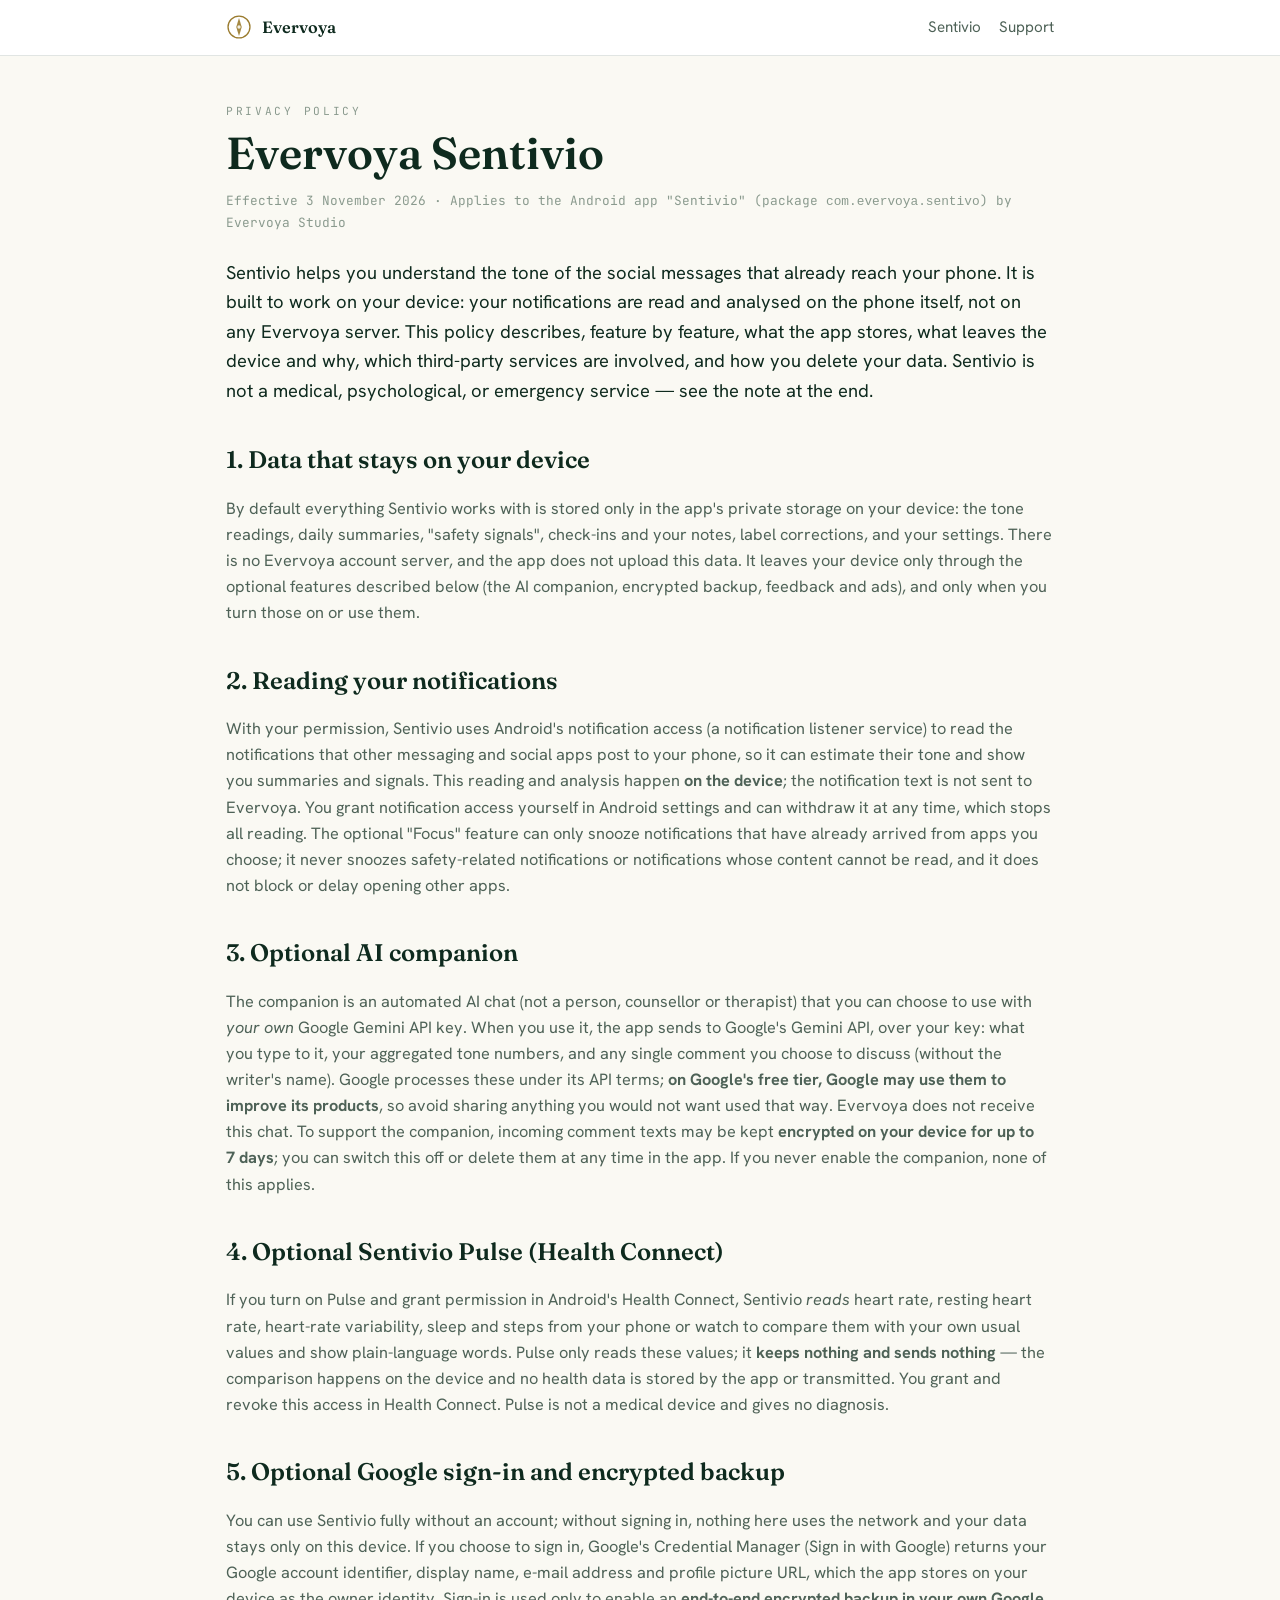
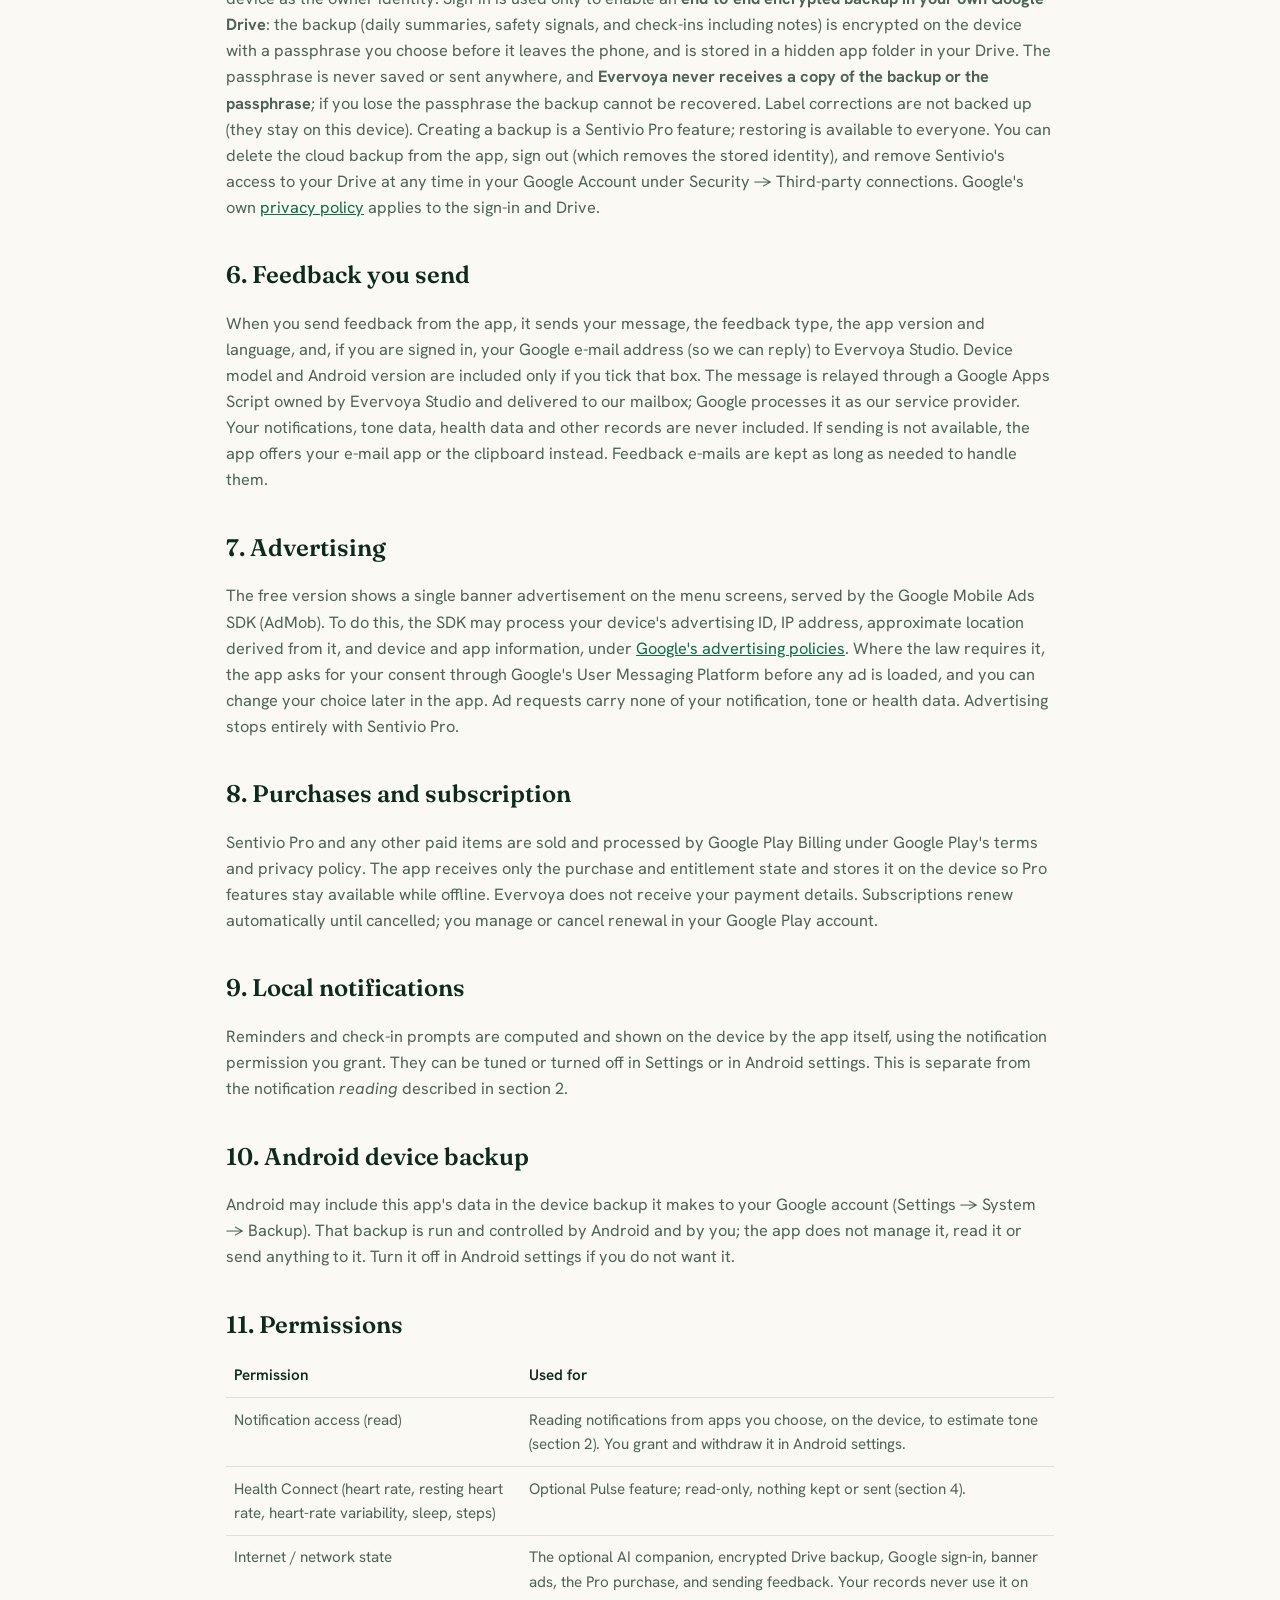
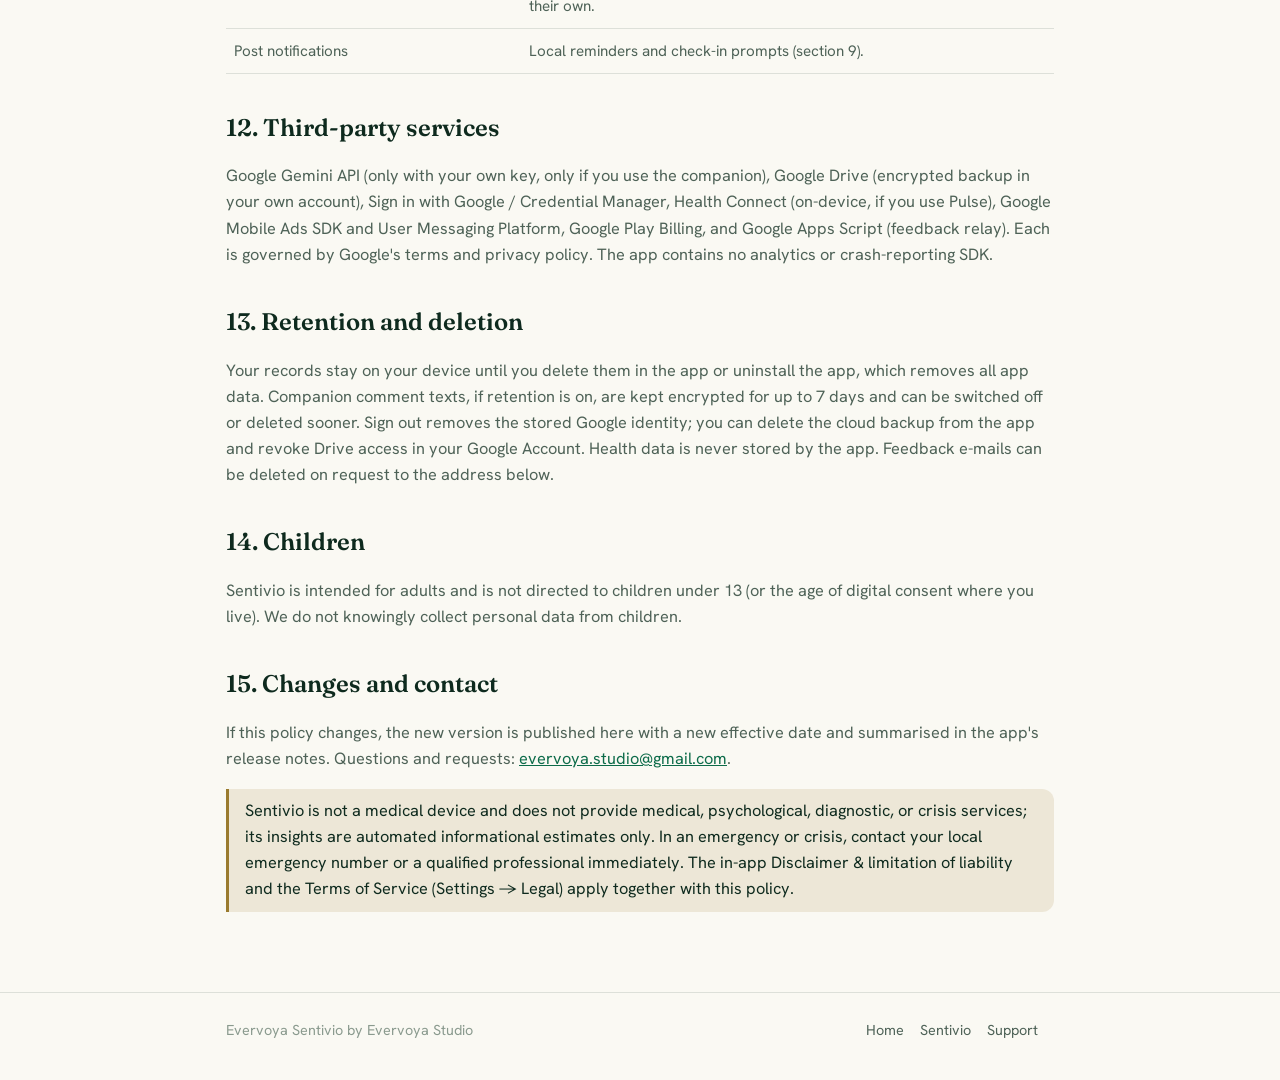
<file: privacy/sentivo.html>
<!doctype html>
<html lang="en">
<head>
<meta charset="utf-8">
<meta name="viewport" content="width=device-width, initial-scale=1, viewport-fit=cover">
<title>Privacy Policy — Evervoya Sentivio</title>
<meta name="description" content="Privacy policy of Evervoya Sentivio: how your notifications are read on your device, what the optional AI companion, Pulse (Health Connect), encrypted backup, feedback, ads and purchases process, and how to delete your data.">
<link rel="icon" href="/favicon.svg" type="image/svg+xml">
<link rel="preconnect" href="https://fonts.googleapis.com">
<link rel="preconnect" href="https://fonts.gstatic.com" crossorigin>
<link rel="stylesheet" href="https://fonts.googleapis.com/css2?family=Fraunces:ital,opsz,wght@0,9..144,400;0,9..144,500;0,9..144,600&family=Hanken+Grotesk:wght@400;500;600;700&family=JetBrains+Mono:wght@400;500&display=swap">
<link rel="stylesheet" href="/pages.css">
</head>
<body>
<header class="top">
  <div class="wrap">
    <a class="brand" href="/">
      <svg class="mark" viewBox="0 0 32 32" fill="none" aria-hidden="true"><circle cx="16" cy="16" r="13.5" stroke="currentColor" stroke-width="1.6"/><path d="M16 5 L19.4 16 L16 27 L12.6 16 Z" fill="currentColor" opacity="0.9"/><circle cx="16" cy="16" r="2.1" style="fill:var(--surface-2)"/></svg>
      Evervoya
    </a>
    <nav class="links">
      <a href="/apps/sentivo.html">Sentivio</a>
      <a href="/#support">Support</a>
    </nav>
  </div>
</header>

<main>
  <div class="wrap">
    <span class="eyebrow">Privacy policy</span>
    <h1>Evervoya Sentivio</h1>
    <p class="meta">Effective 3 November 2026 · Applies to the Android app "Sentivio" (package <code>com.evervoya.sentivo</code>) by Evervoya Studio</p>

    <p class="lede">Sentivio helps you understand the tone of the social messages that already reach your phone. It is built to work on your device: your notifications are read and analysed on the phone itself, not on any Evervoya server. This policy describes, feature by feature, what the app stores, what leaves the device and why, which third-party services are involved, and how you delete your data. Sentivio is not a medical, psychological, or emergency service — see the note at the end.</p>

    <h2>1. Data that stays on your device</h2>
    <p>By default everything Sentivio works with is stored only in the app's private storage on your device: the tone readings, daily summaries, "safety signals", check-ins and your notes, label corrections, and your settings. There is no Evervoya account server, and the app does not upload this data. It leaves your device only through the optional features described below (the AI companion, encrypted backup, feedback and ads), and only when you turn those on or use them.</p>

    <h2>2. Reading your notifications</h2>
    <p>With your permission, Sentivio uses Android's notification access (a notification listener service) to read the notifications that other messaging and social apps post to your phone, so it can estimate their tone and show you summaries and signals. This reading and analysis happen <strong>on the device</strong>; the notification text is not sent to Evervoya. You grant notification access yourself in Android settings and can withdraw it at any time, which stops all reading. The optional "Focus" feature can only snooze notifications that have already arrived from apps you choose; it never snoozes safety-related notifications or notifications whose content cannot be read, and it does not block or delay opening other apps.</p>

    <h2>3. Optional AI companion</h2>
    <p>The companion is an automated AI chat (not a person, counsellor or therapist) that you can choose to use with <em>your own</em> Google Gemini API key. When you use it, the app sends to Google's Gemini API, over your key: what you type to it, your aggregated tone numbers, and any single comment you choose to discuss (without the writer's name). Google processes these under its API terms; <strong>on Google's free tier, Google may use them to improve its products</strong>, so avoid sharing anything you would not want used that way. Evervoya does not receive this chat. To support the companion, incoming comment texts may be kept <strong>encrypted on your device for up to 7&nbsp;days</strong>; you can switch this off or delete them at any time in the app. If you never enable the companion, none of this applies.</p>

    <h2>4. Optional Sentivio Pulse (Health Connect)</h2>
    <p>If you turn on Pulse and grant permission in Android's Health Connect, Sentivio <em>reads</em> heart rate, resting heart rate, heart-rate variability, sleep and steps from your phone or watch to compare them with your own usual values and show plain-language words. Pulse only reads these values; it <strong>keeps nothing and sends nothing</strong> — the comparison happens on the device and no health data is stored by the app or transmitted. You grant and revoke this access in Health Connect. Pulse is not a medical device and gives no diagnosis.</p>

    <h2>5. Optional Google sign-in and encrypted backup</h2>
    <p>You can use Sentivio fully without an account; without signing in, nothing here uses the network and your data stays only on this device. If you choose to sign in, Google's Credential Manager (Sign in with Google) returns your Google account identifier, display name, e-mail address and profile picture URL, which the app stores on your device as the owner identity. Sign-in is used only to enable an <strong>end-to-end encrypted backup in your own Google Drive</strong>: the backup (daily summaries, safety signals, and check-ins including notes) is encrypted on the device with a passphrase you choose before it leaves the phone, and is stored in a hidden app folder in your Drive. The passphrase is never saved or sent anywhere, and <strong>Evervoya never receives a copy of the backup or the passphrase</strong>; if you lose the passphrase the backup cannot be recovered. Label corrections are not backed up (they stay on this device). Creating a backup is a Sentivio Pro feature; restoring is available to everyone. You can delete the cloud backup from the app, sign out (which removes the stored identity), and remove Sentivio's access to your Drive at any time in your Google Account under Security → Third-party connections. Google's own <a href="https://policies.google.com/privacy">privacy policy</a> applies to the sign-in and Drive.</p>

    <h2>6. Feedback you send</h2>
    <p>When you send feedback from the app, it sends your message, the feedback type, the app version and language, and, if you are signed in, your Google e-mail address (so we can reply) to Evervoya Studio. Device model and Android version are included only if you tick that box. The message is relayed through a Google Apps Script owned by Evervoya Studio and delivered to our mailbox; Google processes it as our service provider. Your notifications, tone data, health data and other records are never included. If sending is not available, the app offers your e-mail app or the clipboard instead. Feedback e-mails are kept as long as needed to handle them.</p>

    <h2>7. Advertising</h2>
    <p>The free version shows a single banner advertisement on the menu screens, served by the Google Mobile Ads SDK (AdMob). To do this, the SDK may process your device's advertising ID, IP address, approximate location derived from it, and device and app information, under <a href="https://policies.google.com/technologies/ads">Google's advertising policies</a>. Where the law requires it, the app asks for your consent through Google's User Messaging Platform before any ad is loaded, and you can change your choice later in the app. Ad requests carry none of your notification, tone or health data. Advertising stops entirely with Sentivio Pro.</p>

    <h2>8. Purchases and subscription</h2>
    <p>Sentivio Pro and any other paid items are sold and processed by Google Play Billing under Google Play's terms and privacy policy. The app receives only the purchase and entitlement state and stores it on the device so Pro features stay available while offline. Evervoya does not receive your payment details. Subscriptions renew automatically until cancelled; you manage or cancel renewal in your Google Play account.</p>

    <h2>9. Local notifications</h2>
    <p>Reminders and check-in prompts are computed and shown on the device by the app itself, using the notification permission you grant. They can be tuned or turned off in Settings or in Android settings. This is separate from the notification <em>reading</em> described in section&nbsp;2.</p>

    <h2>10. Android device backup</h2>
    <p>Android may include this app's data in the device backup it makes to your Google account (Settings → System → Backup). That backup is run and controlled by Android and by you; the app does not manage it, read it or send anything to it. Turn it off in Android settings if you do not want it.</p>

    <h2>11. Permissions</h2>
    <table>
      <tr><th>Permission</th><th>Used for</th></tr>
      <tr><td>Notification access (read)</td><td>Reading notifications from apps you choose, on the device, to estimate tone (section&nbsp;2). You grant and withdraw it in Android settings.</td></tr>
      <tr><td>Health Connect (heart rate, resting heart rate, heart-rate variability, sleep, steps)</td><td>Optional Pulse feature; read-only, nothing kept or sent (section&nbsp;4).</td></tr>
      <tr><td>Internet / network state</td><td>The optional AI companion, encrypted Drive backup, Google sign-in, banner ads, the Pro purchase, and sending feedback. Your records never use it on their own.</td></tr>
      <tr><td>Post notifications</td><td>Local reminders and check-in prompts (section&nbsp;9).</td></tr>
    </table>

    <h2>12. Third-party services</h2>
    <p>Google Gemini API (only with your own key, only if you use the companion), Google Drive (encrypted backup in your own account), Sign in with Google / Credential Manager, Health Connect (on-device, if you use Pulse), Google Mobile Ads SDK and User Messaging Platform, Google Play Billing, and Google Apps Script (feedback relay). Each is governed by Google's terms and privacy policy. The app contains no analytics or crash-reporting SDK.</p>

    <h2>13. Retention and deletion</h2>
    <p>Your records stay on your device until you delete them in the app or uninstall the app, which removes all app data. Companion comment texts, if retention is on, are kept encrypted for up to 7&nbsp;days and can be switched off or deleted sooner. Sign out removes the stored Google identity; you can delete the cloud backup from the app and revoke Drive access in your Google Account. Health data is never stored by the app. Feedback e-mails can be deleted on request to the address below.</p>

    <h2>14. Children</h2>
    <p>Sentivio is intended for adults and is not directed to children under 13 (or the age of digital consent where you live). We do not knowingly collect personal data from children.</p>

    <h2>15. Changes and contact</h2>
    <p>If this policy changes, the new version is published here with a new effective date and summarised in the app's release notes. Questions and requests: <a href="mailto:evervoya.studio@gmail.com">evervoya.studio@gmail.com</a>.</p>
    <p class="note">Sentivio is not a medical device and does not provide medical, psychological, diagnostic, or crisis services; its insights are automated informational estimates only. In an emergency or crisis, contact your local emergency number or a qualified professional immediately. The in-app Disclaimer &amp; limitation of liability and the Terms of Service (Settings → Legal) apply together with this policy.</p>
  </div>
</main>

<footer>
  <div class="wrap">
    <span>Evervoya Sentivio by Evervoya Studio</span>
    <span><a href="/">Home</a><a href="/apps/sentivo.html">Sentivio</a><a href="/#support">Support</a></span>
  </div>
</footer>
</body>
</html>
</file>
<file: pages.css>
/* Shared styles for Evervoya sub-pages (apps/, privacy/). Same tokens as the landing page. */
*{box-sizing:border-box}html{-webkit-text-size-adjust:100%}body{margin:0}img{max-width:100%;height:auto}
:root{
  --bg:#FAF9F3; --surface:#FFFFFF; --surface-2:#F2EFE4;
  --fg:#0E2A1E; --muted:#4E6257; --faint:#8A9A8E;
  --line:rgba(14,42,30,.12);
  --green:#0C6B49; --gold:#9A7B2E; --gold-soft:rgba(154,123,46,.14);
  --font-display:"Fraunces",Georgia,"Times New Roman",serif;
  --font-body:"Hanken Grotesk",system-ui,-apple-system,Segoe UI,sans-serif;
  --font-mono:"JetBrains Mono",ui-monospace,SFMono-Regular,Menlo,monospace;
  --maxw:860px;
}
@media (prefers-color-scheme:dark){:root:not([data-theme="light"]){
  --bg:#07140E; --surface:#0C1C14; --surface-2:#10251A;
  --fg:#EDF3EE; --muted:#93A89C; --faint:#6E8378;
  --line:rgba(237,243,238,.12);
  --green:#56C091; --gold:#D8B45A; --gold-soft:rgba(216,180,90,.16);
  color-scheme:dark;
}}
body{background:var(--bg);color:var(--fg);font-family:var(--font-body);line-height:1.6;font-size:1.02rem}
a{color:var(--green)}
header.top{border-bottom:1px solid var(--line);background:var(--surface)}
header.top .wrap{display:flex;align-items:center;justify-content:space-between;gap:1rem;padding:.9rem 16px}
.wrap{max-width:var(--maxw);margin:0 auto;padding:0 16px}
.brand{display:inline-flex;align-items:center;gap:.6rem;font-family:var(--font-display);font-weight:600;text-decoration:none;color:var(--fg)}
.brand .mark{width:26px;height:26px;color:var(--gold)}
nav.links{display:flex;gap:1.1rem;font-size:.95rem}
nav.links a{color:var(--muted);text-decoration:none}
nav.links a:hover{color:var(--fg)}
main{padding:2.6rem 0 4rem}
.eyebrow{font-family:var(--font-mono);font-size:.7rem;letter-spacing:.24em;text-transform:uppercase;color:var(--faint)}
h1{font-family:var(--font-display);font-weight:600;font-size:clamp(2rem,4.5vw,2.8rem);line-height:1.12;margin:.3rem 0 .8rem}
h2{font-family:var(--font-display);font-weight:600;font-size:1.5rem;margin:2.2rem 0 .6rem}
h3{font-size:1.1rem;margin:1.4rem 0 .4rem}
p,li{color:var(--muted)}
.lede{font-size:1.15rem;color:var(--fg)}
.chip{display:inline-flex;font-family:var(--font-mono);font-size:.64rem;letter-spacing:.14em;text-transform:uppercase;color:var(--gold);border:1px solid color-mix(in srgb,var(--gold) 34%,var(--line));border-radius:999px;padding:.3rem .66rem;margin-right:.4rem}
.meta{font-family:var(--font-mono);font-size:.8rem;color:var(--faint);margin:0 0 1.6rem}
.card{background:var(--surface);border:1px solid var(--line);border-radius:16px;padding:1.4rem 1.5rem;margin:1.2rem 0}
.grid{display:grid;grid-template-columns:repeat(2,1fr);gap:1rem}
@media (max-width:720px){.grid{grid-template-columns:1fr}nav.links{display:none}}
table{width:100%;border-collapse:collapse;font-size:.95rem}
th,td{text-align:left;vertical-align:top;padding:.6rem .5rem;border-bottom:1px solid var(--line)}
th{color:var(--fg);font-weight:600}
td{color:var(--muted)}
.btn{display:inline-flex;align-items:center;gap:.5rem;font-weight:600;text-decoration:none;border-radius:999px;padding:.72rem 1.2rem;color:var(--fg);border:1px solid color-mix(in srgb,var(--gold) 40%,var(--line))}
.btn:hover{border-color:var(--gold)}
footer{border-top:1px solid var(--line);padding:1.6rem 0 2.4rem;font-size:.9rem;color:var(--faint)}
footer .wrap{display:flex;flex-wrap:wrap;gap:1rem;justify-content:space-between}
footer a{color:var(--muted);text-decoration:none;margin-right:1rem}
.note{border-left:3px solid var(--gold);padding:.6rem 1rem;background:var(--gold-soft);border-radius:0 12px 12px 0;color:var(--fg)}
/* Marketing blocks */
.hook{font-family:var(--font-display);font-size:1.35rem;line-height:1.35;color:var(--fg);margin:1rem 0 1.4rem}
.pain{border:1px solid var(--line);border-radius:16px;padding:1.2rem 1.4rem;background:var(--surface-2)}
.pain h3{margin-top:0}
.pain li,.joy li{margin:.35rem 0}
.joy{border:1px solid color-mix(in srgb,var(--green) 35%,var(--line));border-radius:16px;padding:1.2rem 1.4rem;background:color-mix(in srgb,var(--green) 6%,var(--surface))}
.joy h3{margin-top:0;color:var(--green)}
.pros{list-style:none;padding:0;margin:0;display:grid;grid-template-columns:repeat(2,1fr);gap:.8rem}
.pros li{background:var(--surface);border:1px solid var(--line);border-radius:12px;padding:.9rem 1rem;color:var(--muted)}
.pros li strong{display:block;color:var(--fg);margin-bottom:.15rem}
.cons{list-style:none;padding:0;margin:0}
.cons li{padding:.5rem 0 .5rem 1.1rem;border-left:2px solid var(--line);margin:.4rem 0;color:var(--muted)}
.cons li strong{color:var(--fg)}
.quote{font-family:var(--font-display);font-style:italic;font-size:1.15rem;color:var(--fg);border-left:3px solid var(--gold);padding-left:1rem;margin:1.6rem 0}
.cta{display:flex;flex-wrap:wrap;gap:.8rem;margin-top:1.4rem}
.btn-primary{background:var(--gold);color:#17271B;border-color:var(--gold)}
@media (max-width:720px){.pros{grid-template-columns:1fr}}
/* Screenshot gallery: phone frames in a horizontal strip, scrolls on small screens */
.shots{display:grid;grid-auto-flow:column;grid-auto-columns:minmax(190px,1fr);gap:1rem;overflow-x:auto;padding:.4rem .2rem 1rem;scroll-snap-type:x mandatory;margin:1rem 0 0}
.shots figure{margin:0;scroll-snap-align:start}
.shots img{display:block;width:100%;border-radius:18px;border:1px solid var(--line);box-shadow:0 14px 34px -24px rgba(0,0,0,.5);background:var(--surface-2)}
.shots figcaption{font-size:.84rem;color:var(--muted);margin-top:.5rem;line-height:1.35}
</file>
